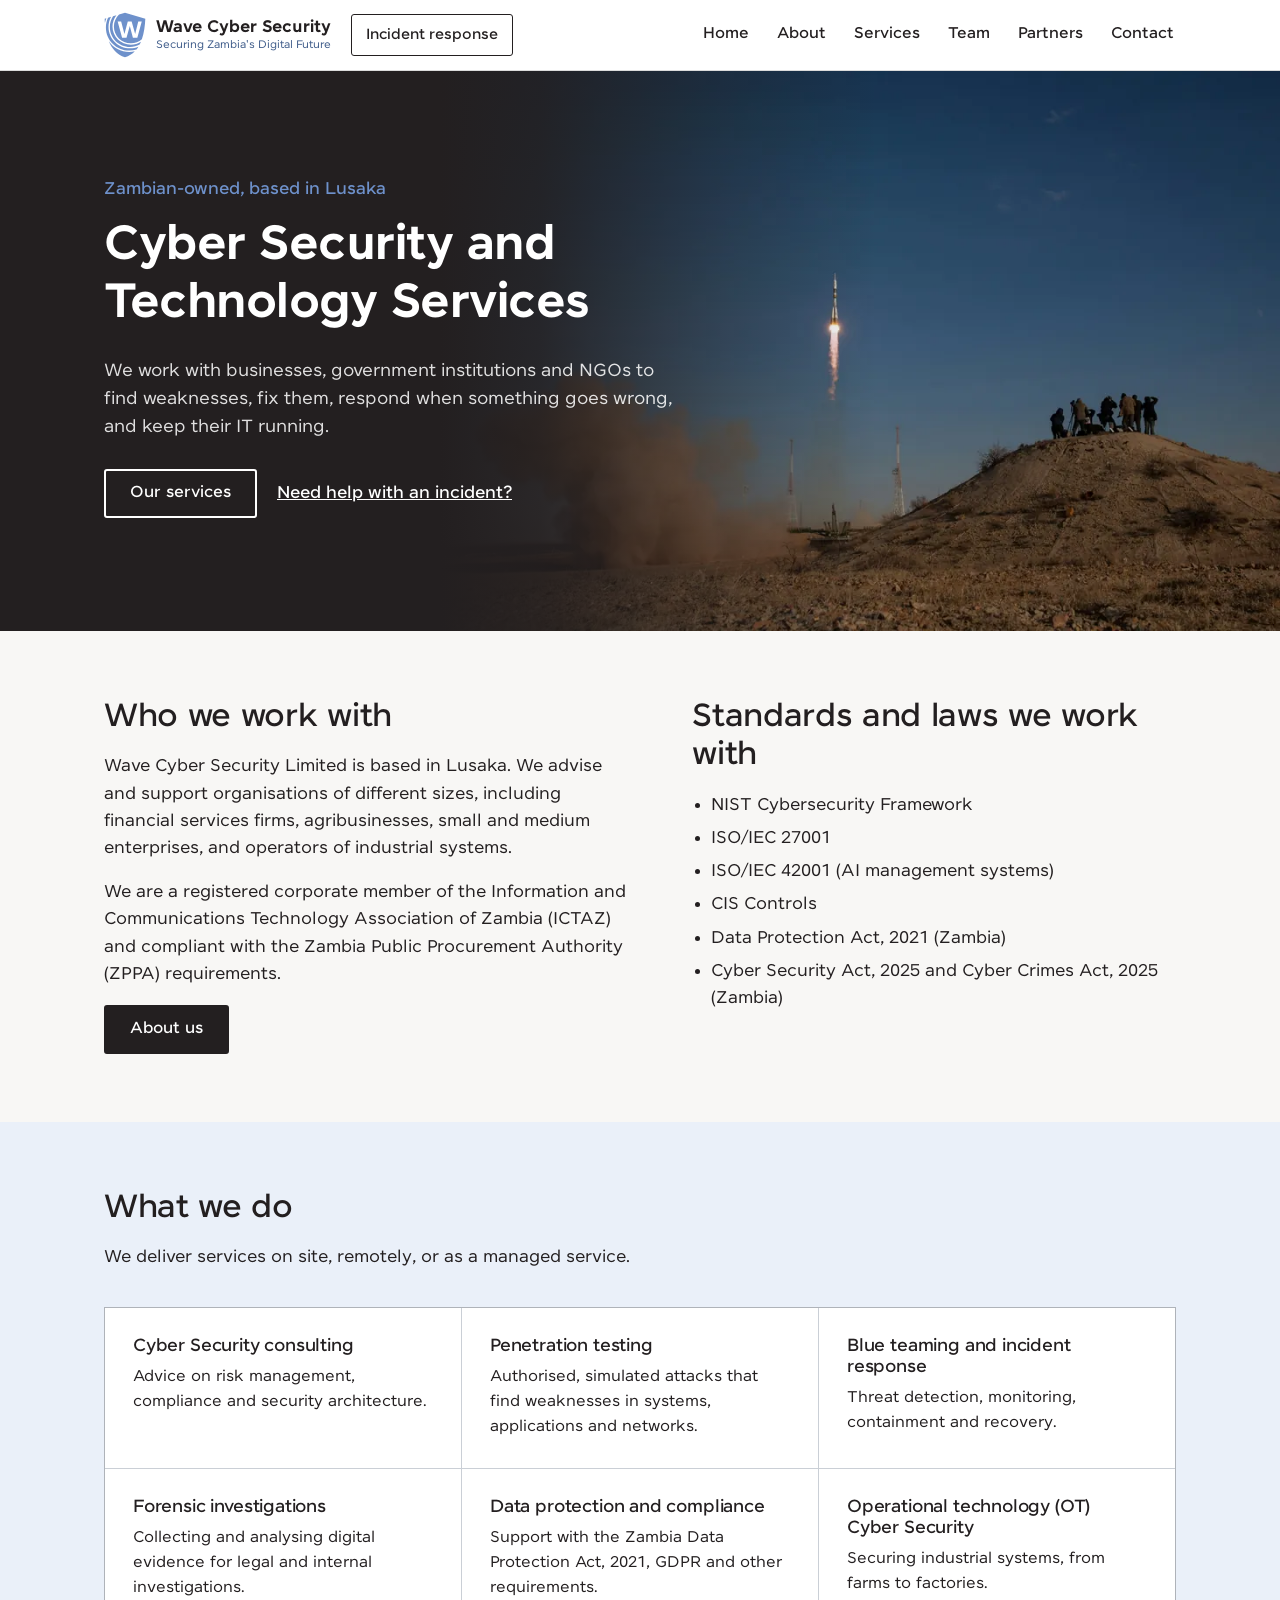
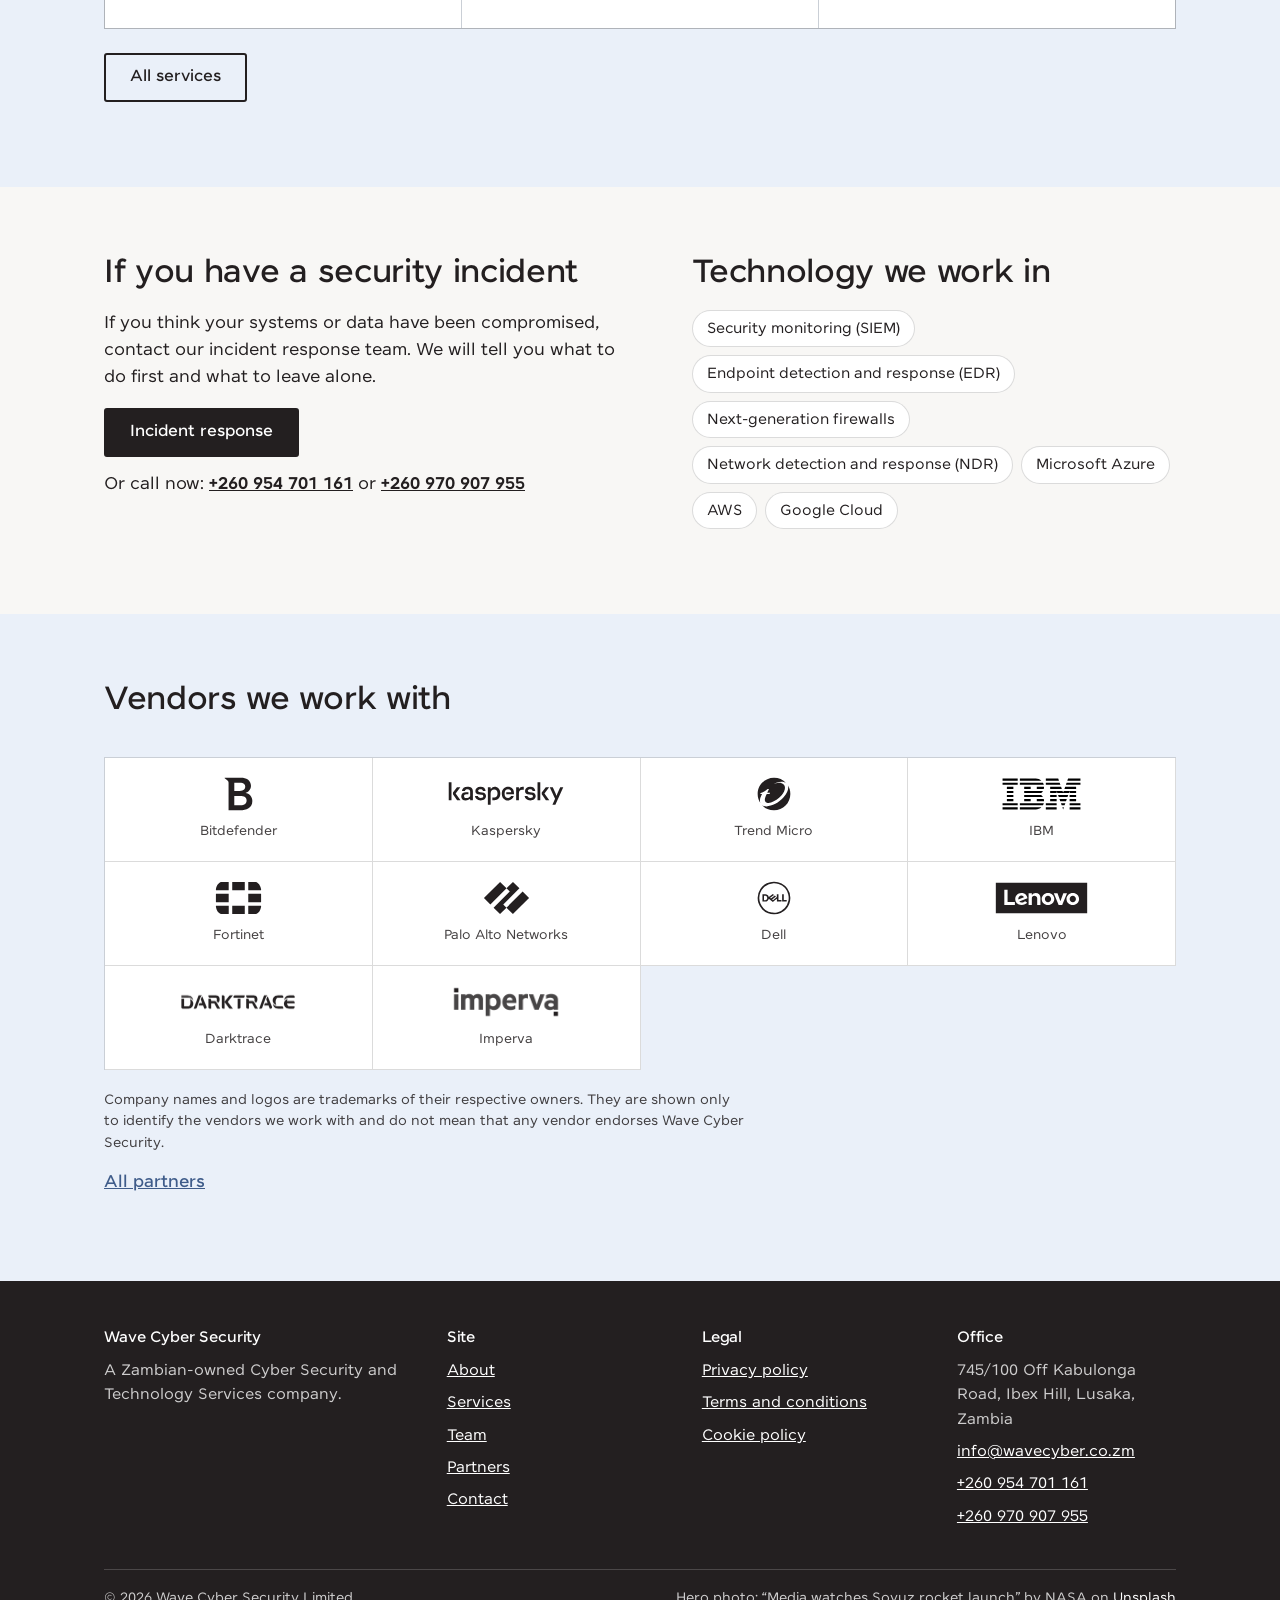
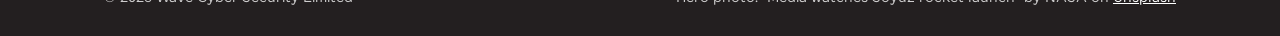
<file: index.html>
<!doctype html>
<html lang="en">
<head>
<meta charset="UTF-8">
<meta name="viewport" content="width=device-width, initial-scale=1">
<title>Wave Cyber Security | Cyber Security and Technology Services in Zambia</title>
<meta name="description" content="Wave Cyber Security is a Zambian-owned company providing Cyber Security consulting, penetration testing, incident response and IT services to businesses, government and NGOs.">
<link rel="canonical" href="https://wavecyber.co.zm/">
<link rel="icon" href="assets/img/favicon.svg" type="image/svg+xml">
<link rel="manifest" href="site.webmanifest">
<meta name="theme-color" content="#231f20">
<meta property="og:title" content="Wave Cyber Security | Cyber Security and Technology Services in Zambia">
<meta property="og:description" content="Wave Cyber Security is a Zambian-owned company providing Cyber Security consulting, penetration testing, incident response and IT services to businesses, government and NGOs.">
<meta property="og:type" content="website">
<meta property="og:url" content="https://wavecyber.co.zm/">
<meta property="og:image" content="https://wavecyber.co.zm/assets/img/logo.png">
<meta name="twitter:card" content="summary">
<link rel="stylesheet" href="assets/css/style.css?v=20261024c">
</head>
<body>
<a class="skip-link" href="#main">Skip to main content</a>

<header class="site-header">
  <div class="bar wrap">
    <a class="brand" href="/">
      <img src="assets/img/wave-symbol.svg" alt="" width="42" height="46">
      <span class="brand-name">Wave Cyber Security<span>Securing Zambia's Digital Future</span></span>
    </a>
    <div class="header-actions">
      <a class="btn-incident" href="/incident-response">Incident response</a>
      <button type="button" class="nav-toggle" aria-expanded="false" aria-controls="primary-nav" aria-label="Open menu"><span class="bars" aria-hidden="true"><span></span><span></span><span></span></span></button>
    </div>
    <nav class="primary-nav" id="primary-nav" aria-label="Primary">
      <a href="/">Home</a>
      <a href="/about">About</a>
      <a href="/services">Services</a>
      <a href="/team">Team</a>
      <a href="/partners">Partners</a>
      <a href="/contact">Contact</a>
    </nav>
  </div>
</header>

<main id="main">

  <section class="hero">
    <div class="hero-media">
      <picture>
        <source type="image/webp" srcset="assets/img/hero/hero-960.webp 960w, assets/img/hero/hero-1440.webp 1440w, assets/img/hero/hero-1920.webp 1920w" sizes="(max-width: 1100px) 100vw, 840px">
        <img src="assets/img/hero/hero-1440.jpg" srcset="assets/img/hero/hero-960.jpg 960w, assets/img/hero/hero-1440.jpg 1440w, assets/img/hero/hero-1920.jpg 1920w" sizes="(max-width: 1100px) 100vw, 840px" alt="" width="1440" height="960" fetchpriority="high">
      </picture>
    </div>
    <div class="wrap hero-copy">
      <p class="hero-eyebrow">Zambian-owned, based in Lusaka</p>
      <h1>Cyber Security and Technology Services</h1>
      <p class="lede">We work with businesses, government institutions and NGOs to find weaknesses, fix them, respond when something goes wrong, and keep their IT running.</p>
      <div class="hero-actions">
        <a class="btn btn-outline-white" href="/services">Our services</a>
        <a class="text-link" href="/incident-response">Need help with an incident?</a>
      </div>
    </div>
  </section>

  <section>
    <div class="wrap two-col">
      <div>
        <h2>Who we work with</h2>
        <p>Wave Cyber Security Limited is based in Lusaka. We advise and support organisations of different sizes, including financial services firms, agribusinesses, small and medium enterprises, and operators of industrial systems.</p>
        <p>We are a registered corporate member of the Information and Communications Technology Association of Zambia (ICTAZ) and compliant with the Zambia Public Procurement Authority (ZPPA) requirements.</p>
        <a class="btn btn-primary" href="/about">About us</a>
      </div>
      <div>
        <h2>Standards and laws we work with</h2>
        <ul class="plain-list">
          <li>NIST Cybersecurity Framework</li>
          <li>ISO/IEC 27001</li>
          <li>ISO/IEC 42001 (AI management systems)</li>
          <li>CIS Controls</li>
          <li>Data Protection Act, 2021 (Zambia)</li>
          <li>Cyber Security Act, 2025 and Cyber Crimes Act, 2025 (Zambia)</li>
        </ul>
      </div>
    </div>
  </section>

  <section class="section-pale">
    <div class="wrap">
      <div class="section-head">
        <h2>What we do</h2>
        <p>We deliver services on site, remotely, or as a managed service.</p>
      </div>
      <div class="text-grid">
        <div><h3>Cyber Security consulting</h3><p>Advice on risk management, compliance and security architecture.</p></div>
        <div><h3>Penetration testing</h3><p>Authorised, simulated attacks that find weaknesses in systems, applications and networks.</p></div>
        <div><h3>Blue teaming and incident response</h3><p>Threat detection, monitoring, containment and recovery.</p></div>
        <div><h3>Forensic investigations</h3><p>Collecting and analysing digital evidence for legal and internal investigations.</p></div>
        <div><h3>Data protection and compliance</h3><p>Support with the Zambia Data Protection Act, 2021, GDPR and other requirements.</p></div>
        <div><h3>Operational technology (OT) Cyber Security</h3><p>Securing industrial systems, from farms to factories.</p></div>
      </div>
      <p class="mt-24"><a class="btn btn-outline" href="/services">All services</a></p>
    </div>
  </section>

  <section>
    <div class="wrap two-col">
      <div>
        <h2>If you have a security incident</h2>
        <p>If you think your systems or data have been compromised, contact our incident response team. We will tell you what to do first and what to leave alone.</p>
        <a class="btn btn-primary" href="/incident-response">Incident response</a>
        <p class="call-line">Or call now: <a href="tel:+260954701161">+260 954 701 161</a> or <a href="tel:+260970907955">+260 970 907 955</a></p>
      </div>
      <div>
        <h2>Technology we work in</h2>
        <ul class="tag-list" aria-label="Technology areas">
          <li>Security monitoring (SIEM)</li><li>Endpoint detection and response (EDR)</li><li>Next-generation firewalls</li><li>Network detection and response (NDR)</li>
          <li>Microsoft Azure</li><li>AWS</li><li>Google Cloud</li>
        </ul>
      </div>
    </div>
  </section>

  <section class="section-pale">
    <div class="wrap">
      <div class="section-head">
        <h2>Vendors we work with</h2>
      </div>
      <ul class="logo-grid" aria-label="Vendors we work with">
        <li><img src="assets/img/partners/bitdefender.svg" alt="" width="120" height="34" loading="lazy"><span class="vendor-name">Bitdefender</span></li>
        <li><img src="assets/img/partners/kaspersky.svg" alt="" width="120" height="34" loading="lazy"><span class="vendor-name">Kaspersky</span></li>
        <li><img src="assets/img/partners/trendmicro.svg" alt="" width="120" height="34" loading="lazy"><span class="vendor-name">Trend Micro</span></li>
        <li><img src="assets/img/partners/ibm.svg" alt="" width="120" height="34" loading="lazy"><span class="vendor-name">IBM</span></li>
        <li><img src="assets/img/partners/fortinet.svg" alt="" width="120" height="34" loading="lazy"><span class="vendor-name">Fortinet</span></li>
        <li><img src="assets/img/partners/paloaltonetworks.svg" alt="" width="120" height="34" loading="lazy"><span class="vendor-name">Palo Alto Networks</span></li>
        <li><img src="assets/img/partners/dell.svg" alt="" width="120" height="34" loading="lazy"><span class="vendor-name">Dell</span></li>
        <li><img src="assets/img/partners/lenovo.svg" alt="" width="120" height="34" loading="lazy"><span class="vendor-name">Lenovo</span></li>
        <li><img src="assets/img/partners/darktrace.png" alt="" width="120" height="34" loading="lazy"><span class="vendor-name">Darktrace</span></li>
        <li><img src="assets/img/partners/imperva.png" alt="" width="120" height="34" loading="lazy"><span class="vendor-name">Imperva</span></li>
      </ul>
      <p class="logo-note">Company names and logos are trademarks of their respective owners. They are shown only to identify the vendors we work with and do not mean that any vendor endorses Wave Cyber Security.</p>
      <p><a class="text-link" href="/partners">All partners</a></p>
    </div>
  </section>

</main>

<footer class="site-footer">
  <div class="wrap">
    <div class="footer-grid">
      <div>
        <h4>Wave Cyber Security</h4>
        <p>A Zambian-owned Cyber Security and Technology Services company.</p>
      </div>
      <div>
        <h4>Site</h4>
        <ul>
          <li><a href="/about">About</a></li>
          <li><a href="/services">Services</a></li>
          <li><a href="/team">Team</a></li>
          <li><a href="/partners">Partners</a></li>
          <li><a href="/contact">Contact</a></li>
        </ul>
      </div>
      <div>
        <h4>Legal</h4>
        <ul>
          <li><a href="/privacy-policy">Privacy policy</a></li>
          <li><a href="/terms">Terms and conditions</a></li>
          <li><a href="/cookie-policy">Cookie policy</a></li>
        </ul>
      </div>
      <div>
        <h4>Office</h4>
        <ul>
          <li>745/100 Off Kabulonga Road, Ibex Hill, Lusaka, Zambia</li>
          <li><a href="mailto:info@wavecyber.co.zm">info@wavecyber.co.zm</a></li>
          <li><a href="tel:+260954701161">+260 954 701 161</a></li>
          <li><a href="tel:+260970907955">+260 970 907 955</a></li>
        </ul>
      </div>
    </div>
    <div class="footer-bottom">
      <span>&copy; <span id="year">2026</span> Wave Cyber Security Limited</span>
      <span>Hero photo: &ldquo;Media watches Soyuz rocket launch&rdquo; by NASA on <a href="https://unsplash.com/photos/media-watches-soyuz-rocket-launch-aV1jRpSa-RI" rel="noopener noreferrer">Unsplash</a></span>
    </div>
  </div>
</footer>

<script src="assets/js/main.js?v=20261024c"></script>
</body>
</html>
</file>
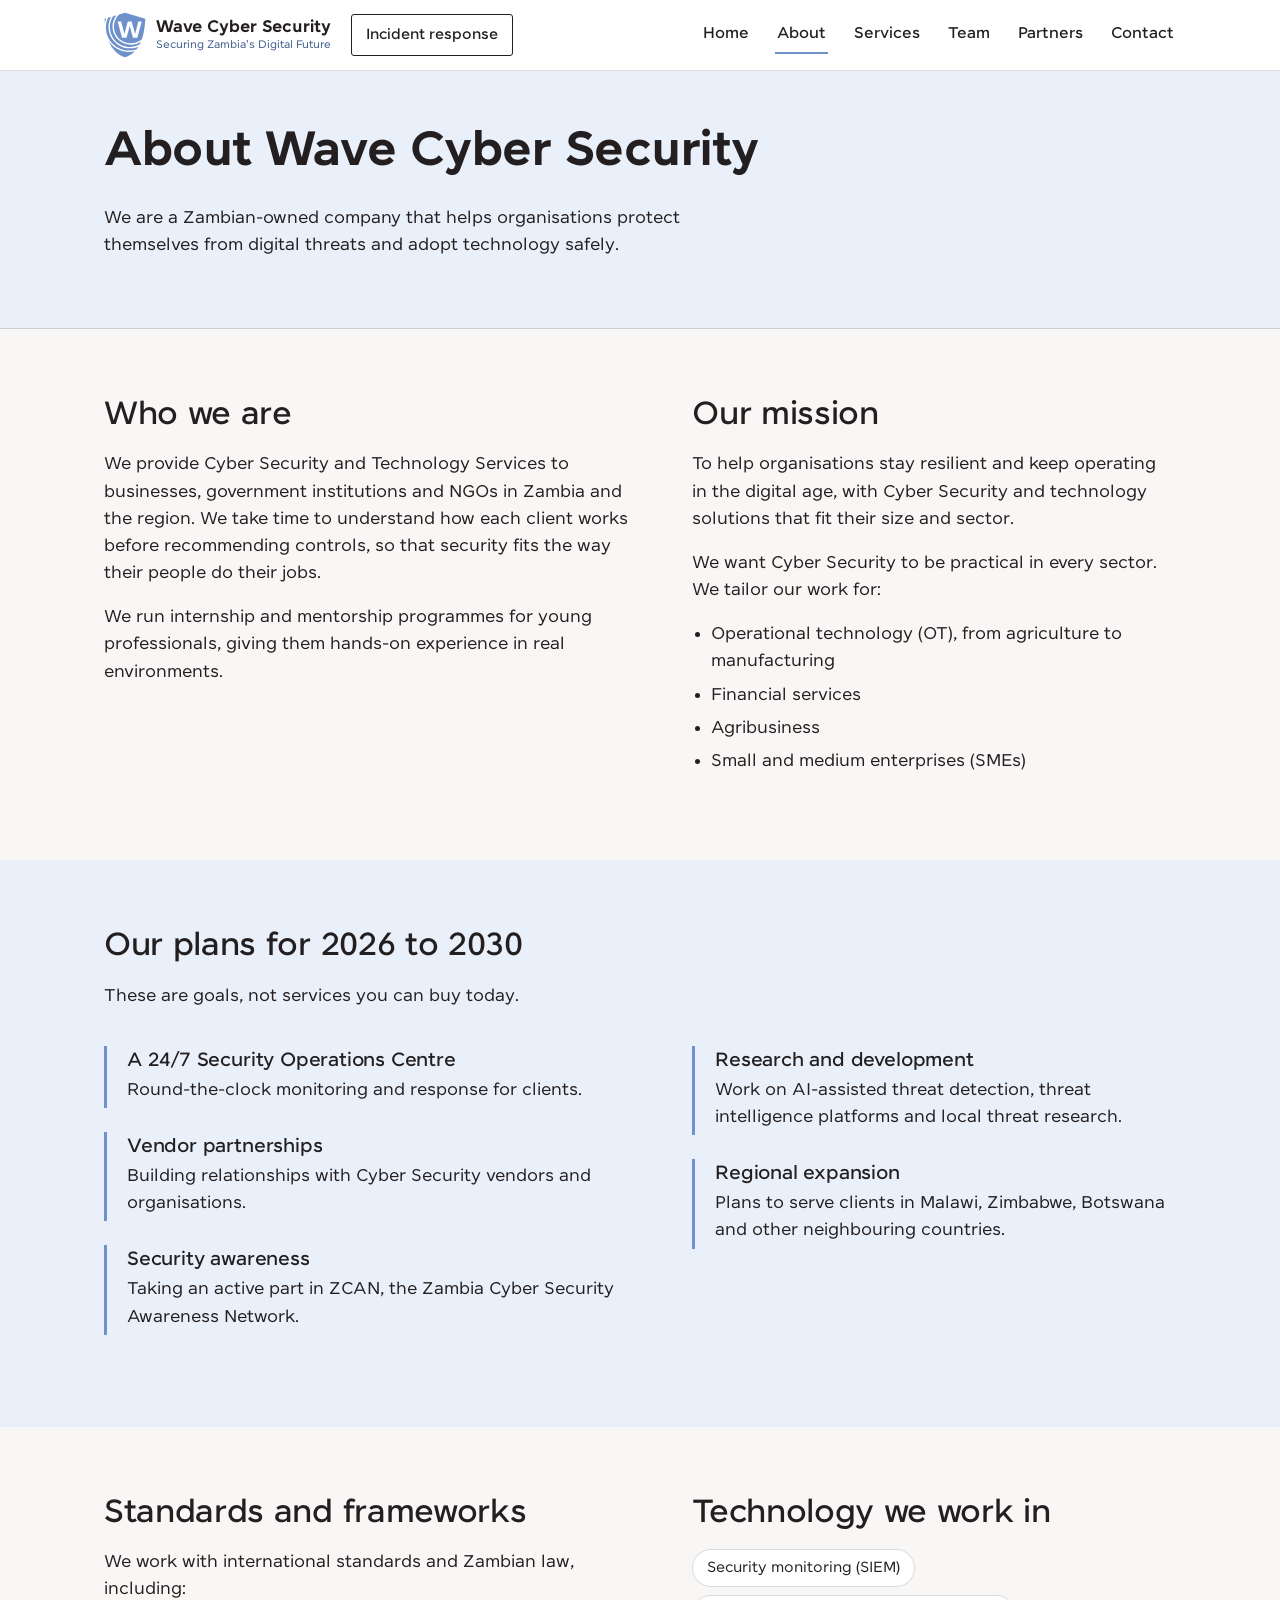
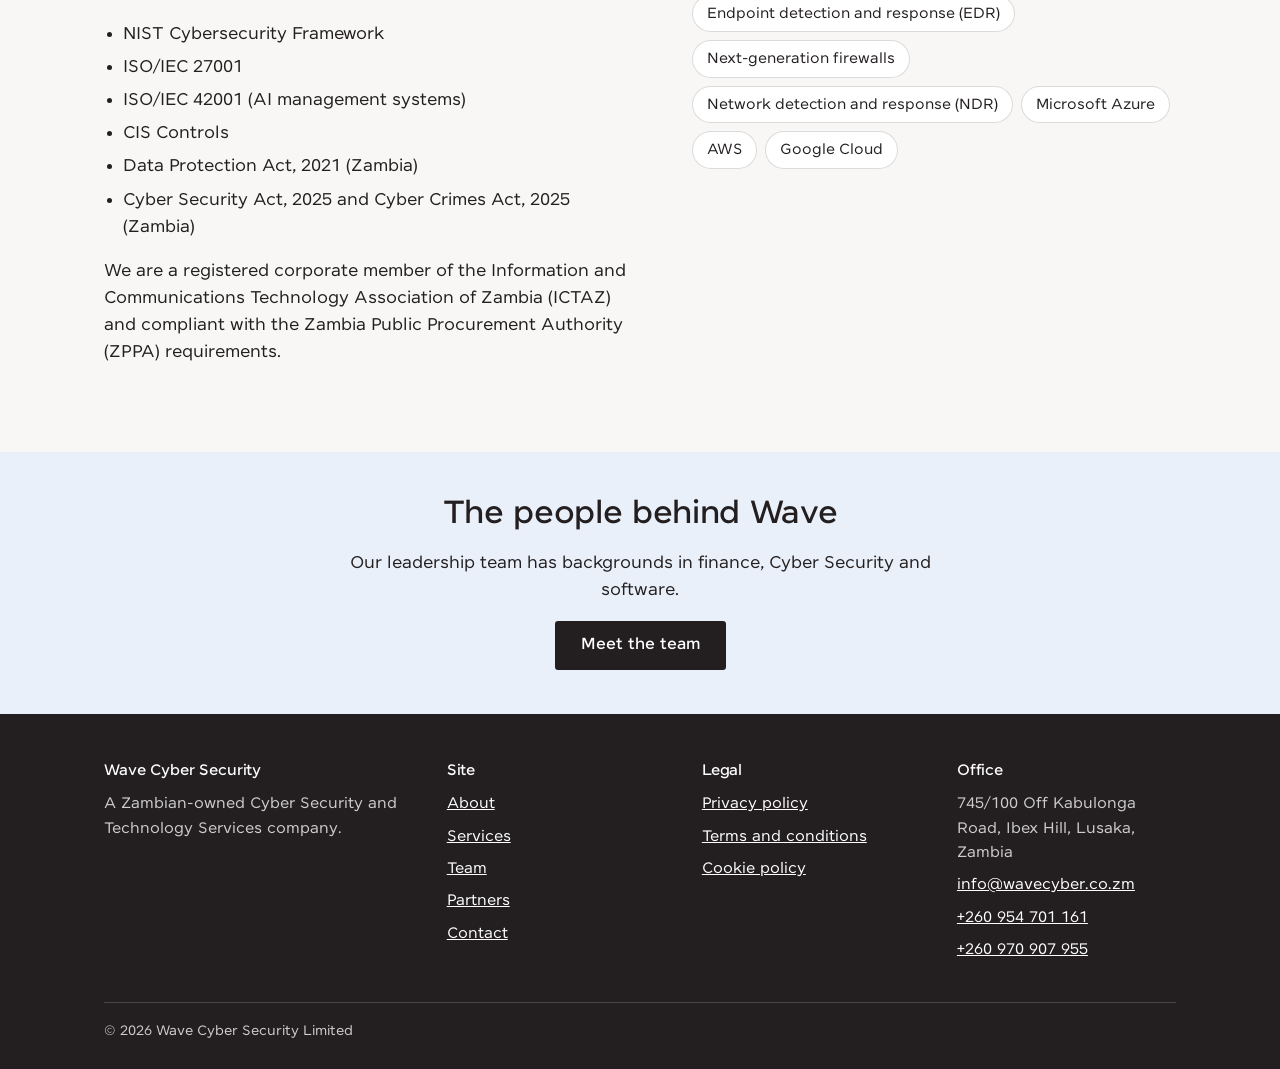
<file: about.html>
<!doctype html>
<html lang="en">
<head>
<meta charset="UTF-8">
<meta name="viewport" content="width=device-width, initial-scale=1">
<title>About | Wave Cyber Security</title>
<meta name="description" content="About Wave Cyber Security: a Zambian-owned Cyber Security and Technology Services company based in Lusaka.">
<link rel="canonical" href="https://wavecyber.co.zm/about">
<link rel="icon" href="assets/img/favicon.svg" type="image/svg+xml">
<link rel="manifest" href="site.webmanifest">
<meta name="theme-color" content="#231f20">
<meta property="og:title" content="About | Wave Cyber Security">
<meta property="og:description" content="About Wave Cyber Security: a Zambian-owned Cyber Security and Technology Services company based in Lusaka.">
<meta property="og:type" content="website">
<meta property="og:url" content="https://wavecyber.co.zm/about">
<meta property="og:image" content="https://wavecyber.co.zm/assets/img/logo.png">
<meta name="twitter:card" content="summary">
<link rel="stylesheet" href="assets/css/style.css?v=20261024c">
</head>
<body>
<a class="skip-link" href="#main">Skip to main content</a>

<header class="site-header">
  <div class="bar wrap">
    <a class="brand" href="/">
      <img src="assets/img/wave-symbol.svg" alt="" width="42" height="46">
      <span class="brand-name">Wave Cyber Security<span>Securing Zambia's Digital Future</span></span>
    </a>
    <div class="header-actions">
      <a class="btn-incident" href="/incident-response">Incident response</a>
      <button type="button" class="nav-toggle" aria-expanded="false" aria-controls="primary-nav" aria-label="Open menu"><span class="bars" aria-hidden="true"><span></span><span></span><span></span></span></button>
    </div>
    <nav class="primary-nav" id="primary-nav" aria-label="Primary">
      <a href="/">Home</a>
      <a href="/about">About</a>
      <a href="/services">Services</a>
      <a href="/team">Team</a>
      <a href="/partners">Partners</a>
      <a href="/contact">Contact</a>
    </nav>
  </div>
</header>

<main id="main">

  <section class="page-hero">
    <div class="wrap">
      <h1>About Wave Cyber Security</h1>
      <p class="lede">We are a Zambian-owned company that helps organisations protect themselves from digital threats and adopt technology safely.</p>
    </div>
  </section>

  <section>
    <div class="wrap two-col">
      <div>
        <h2>Who we are</h2>
        <p>We provide Cyber Security and Technology Services to businesses, government institutions and NGOs in Zambia and the region. We take time to understand how each client works before recommending controls, so that security fits the way their people do their jobs.</p>
        <p>We run internship and mentorship programmes for young professionals, giving them hands-on experience in real environments.</p>
      </div>
      <div>
        <h2>Our mission</h2>
        <p>To help organisations stay resilient and keep operating in the digital age, with Cyber Security and technology solutions that fit their size and sector.</p>
        <p>We want Cyber Security to be practical in every sector. We tailor our work for:</p>
        <ul class="plain-list">
          <li>Operational technology (OT), from agriculture to manufacturing</li>
          <li>Financial services</li>
          <li>Agribusiness</li>
          <li>Small and medium enterprises (SMEs)</li>
        </ul>
      </div>
    </div>
  </section>

  <section class="section-pale">
    <div class="wrap">
      <div class="section-head">
        <h2>Our plans for 2026 to 2030</h2>
        <p>These are goals, not services you can buy today.</p>
      </div>
      <div class="two-col">
        <ul class="item-list">
          <li>
            <h3>A 24/7 Security Operations Centre</h3>
            <p>Round-the-clock monitoring and response for clients.</p>
          </li>
          <li>
            <h3>Vendor partnerships</h3>
            <p>Building relationships with Cyber Security vendors and organisations.</p>
          </li>
          <li>
            <h3>Security awareness</h3>
            <p>Taking an active part in ZCAN, the Zambia Cyber Security Awareness Network.</p>
          </li>
        </ul>
        <ul class="item-list">
          <li>
            <h3>Research and development</h3>
            <p>Work on AI-assisted threat detection, threat intelligence platforms and local threat research.</p>
          </li>
          <li>
            <h3>Regional expansion</h3>
            <p>Plans to serve clients in Malawi, Zimbabwe, Botswana and other neighbouring countries.</p>
          </li>
        </ul>
      </div>
    </div>
  </section>

  <section>
    <div class="wrap two-col">
      <div>
        <h2>Standards and frameworks</h2>
        <p>We work with international standards and Zambian law, including:</p>
        <ul class="plain-list">
          <li>NIST Cybersecurity Framework</li>
          <li>ISO/IEC 27001</li>
          <li>ISO/IEC 42001 (AI management systems)</li>
          <li>CIS Controls</li>
          <li>Data Protection Act, 2021 (Zambia)</li>
          <li>Cyber Security Act, 2025 and Cyber Crimes Act, 2025 (Zambia)</li>
        </ul>
        <p>We are a registered corporate member of the Information and Communications Technology Association of Zambia (ICTAZ) and compliant with the Zambia Public Procurement Authority (ZPPA) requirements.</p>
      </div>
      <div>
        <h2>Technology we work in</h2>
        <ul class="tag-list">
          <li>Security monitoring (SIEM)</li><li>Endpoint detection and response (EDR)</li><li>Next-generation firewalls</li><li>Network detection and response (NDR)</li>
          <li>Microsoft Azure</li><li>AWS</li><li>Google Cloud</li>
        </ul>
      </div>
    </div>
  </section>

  <section class="section-pale tight">
    <div class="wrap center">
      <h2>The people behind Wave</h2>
      <p>Our leadership team has backgrounds in finance, Cyber Security and software.</p>
      <a class="btn btn-primary" href="/team">Meet the team</a>
    </div>
  </section>

</main>

<footer class="site-footer">
  <div class="wrap">
    <div class="footer-grid">
      <div>
        <h4>Wave Cyber Security</h4>
        <p>A Zambian-owned Cyber Security and Technology Services company.</p>
      </div>
      <div>
        <h4>Site</h4>
        <ul>
          <li><a href="/about">About</a></li>
          <li><a href="/services">Services</a></li>
          <li><a href="/team">Team</a></li>
          <li><a href="/partners">Partners</a></li>
          <li><a href="/contact">Contact</a></li>
        </ul>
      </div>
      <div>
        <h4>Legal</h4>
        <ul>
          <li><a href="/privacy-policy">Privacy policy</a></li>
          <li><a href="/terms">Terms and conditions</a></li>
          <li><a href="/cookie-policy">Cookie policy</a></li>
        </ul>
      </div>
      <div>
        <h4>Office</h4>
        <ul>
          <li>745/100 Off Kabulonga Road, Ibex Hill, Lusaka, Zambia</li>
          <li><a href="mailto:info@wavecyber.co.zm">info@wavecyber.co.zm</a></li>
          <li><a href="tel:+260954701161">+260 954 701 161</a></li>
          <li><a href="tel:+260970907955">+260 970 907 955</a></li>
        </ul>
      </div>
    </div>
    <div class="footer-bottom">
      <span>&copy; <span id="year">2026</span> Wave Cyber Security Limited</span>
    </div>
  </div>
</footer>

<script src="assets/js/main.js?v=20261024c"></script>
</body>
</html>
</file>
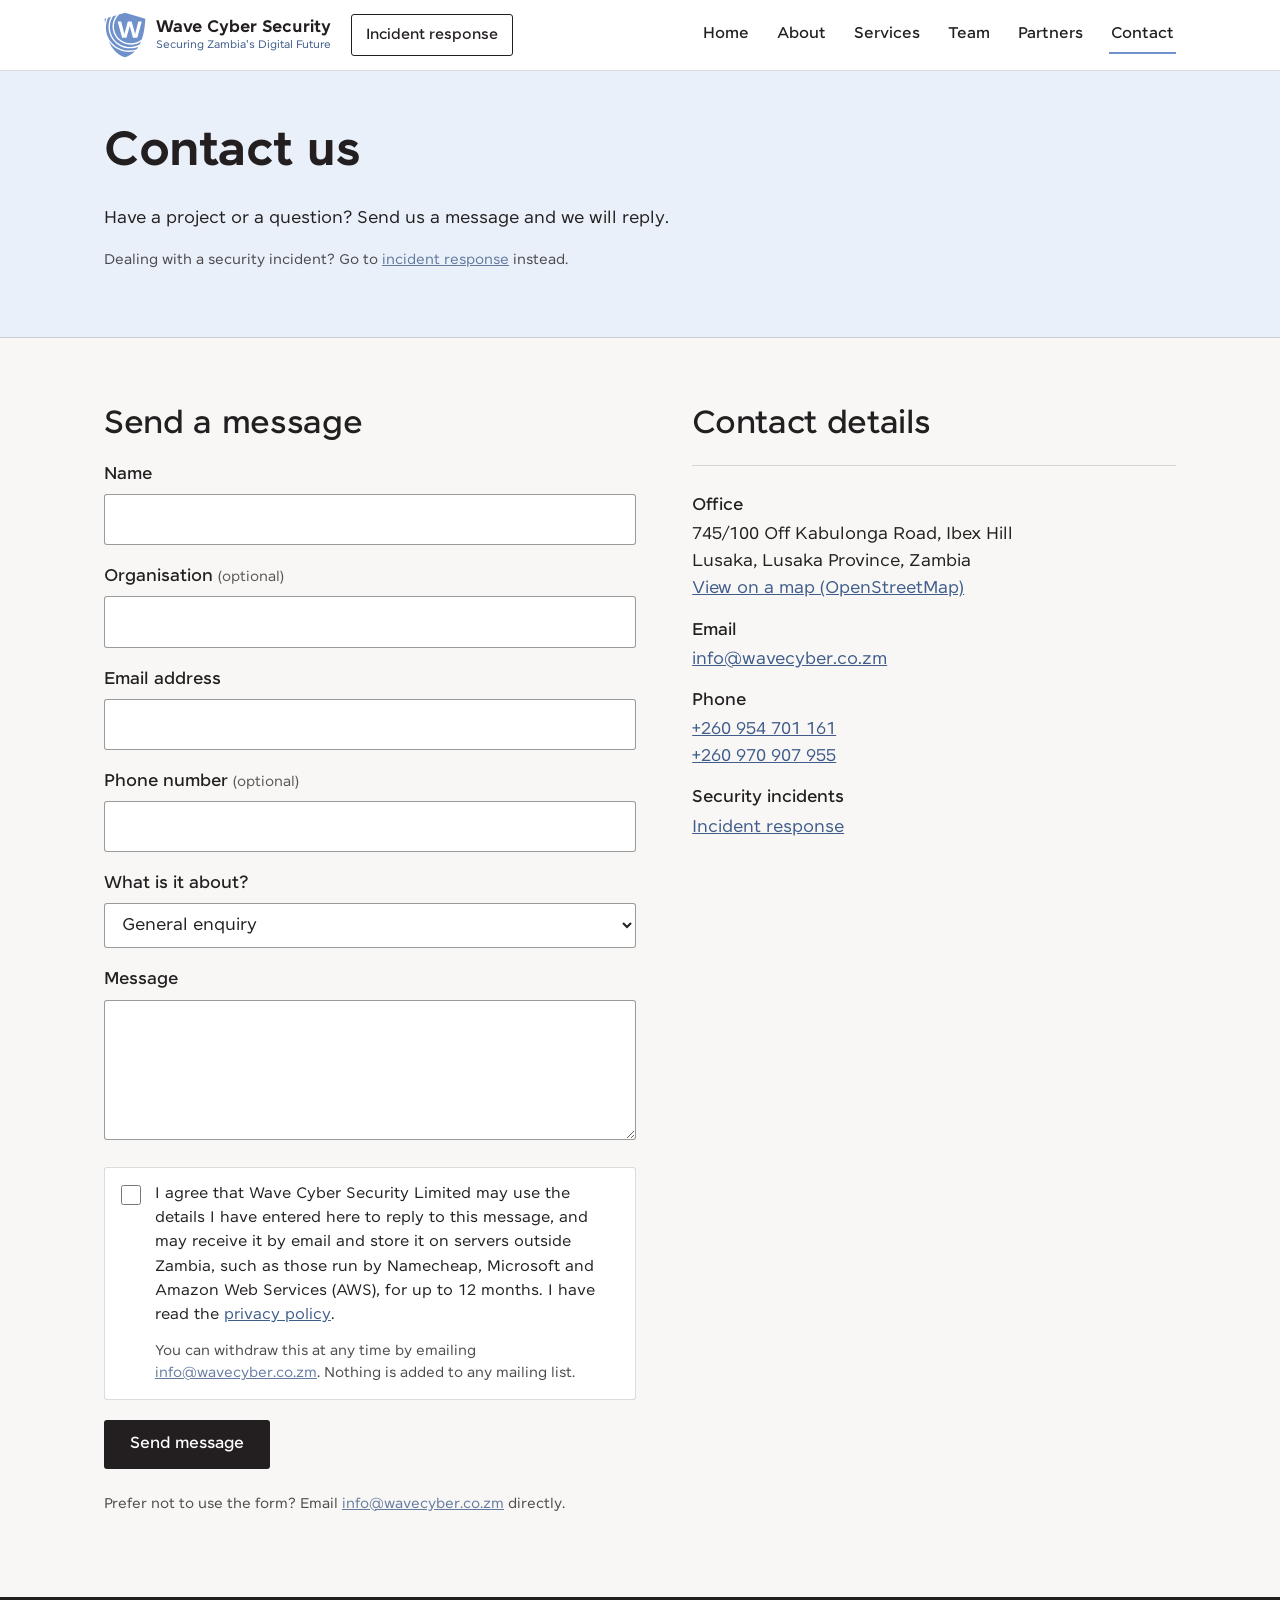
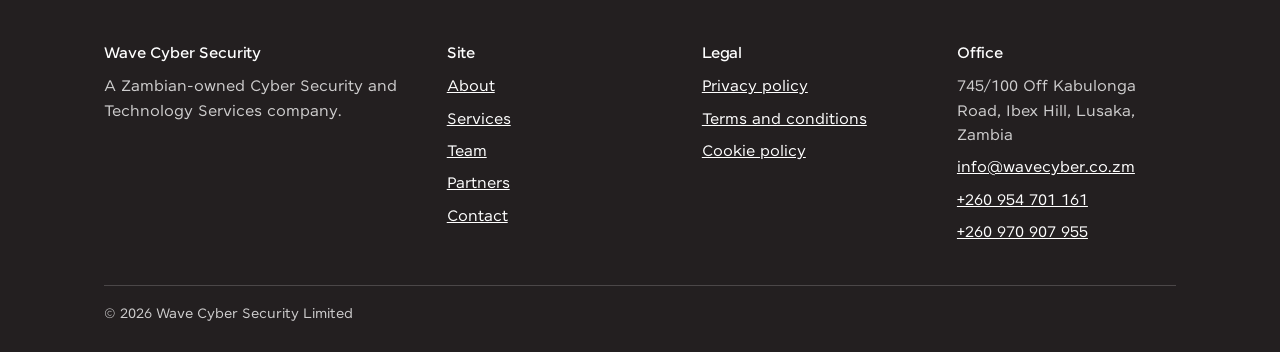
<file: contact.html>
<!doctype html>
<html lang="en">
<head>
<meta charset="UTF-8">
<meta name="viewport" content="width=device-width, initial-scale=1">
<title>Contact | Wave Cyber Security</title>
<meta name="description" content="Contact Wave Cyber Security in Lusaka, Zambia. For a security incident, use the incident response page.">
<link rel="canonical" href="https://wavecyber.co.zm/contact">
<link rel="icon" href="assets/img/favicon.svg" type="image/svg+xml">
<link rel="manifest" href="site.webmanifest">
<meta name="theme-color" content="#231f20">
<meta property="og:title" content="Contact | Wave Cyber Security">
<meta property="og:description" content="Contact Wave Cyber Security in Lusaka, Zambia. For a security incident, use the incident response page.">
<meta property="og:type" content="website">
<meta property="og:url" content="https://wavecyber.co.zm/contact">
<meta property="og:image" content="https://wavecyber.co.zm/assets/img/logo.png">
<meta name="twitter:card" content="summary">
<link rel="stylesheet" href="assets/css/style.css?v=20261024c">
</head>
<body>
<a class="skip-link" href="#main">Skip to main content</a>

<header class="site-header">
  <div class="bar wrap">
    <a class="brand" href="/">
      <img src="assets/img/wave-symbol.svg" alt="" width="42" height="46">
      <span class="brand-name">Wave Cyber Security<span>Securing Zambia's Digital Future</span></span>
    </a>
    <div class="header-actions">
      <a class="btn-incident" href="/incident-response">Incident response</a>
      <button type="button" class="nav-toggle" aria-expanded="false" aria-controls="primary-nav" aria-label="Open menu"><span class="bars" aria-hidden="true"><span></span><span></span><span></span></span></button>
    </div>
    <nav class="primary-nav" id="primary-nav" aria-label="Primary">
      <a href="/">Home</a>
      <a href="/about">About</a>
      <a href="/services">Services</a>
      <a href="/team">Team</a>
      <a href="/partners">Partners</a>
      <a href="/contact">Contact</a>
    </nav>
  </div>
</header>

<main id="main">

  <section class="page-hero">
    <div class="wrap">
      <h1>Contact us</h1>
      <p class="lede">Have a project or a question? Send us a message and we will reply.</p>
      <p class="hint">Dealing with a security incident? Go to <a href="/incident-response">incident response</a> instead.</p>
    </div>
  </section>

  <section>
    <div class="wrap two-col">
      <div>
        <h2>Send a message</h2>
        <form id="contact-form" method="post" action="send.php" data-enquiry-form="contact" novalidate>
          <input type="hidden" name="kind" value="contact">
          <div class="field">
            <label for="c-name">Name</label>
            <input type="text" id="c-name" name="name" autocomplete="name" maxlength="100" required>
          </div>
          <div class="field">
            <label for="c-org">Organisation <span class="opt">(optional)</span></label>
            <input type="text" id="c-org" name="organisation" autocomplete="organization" maxlength="150">
          </div>
          <div class="field">
            <label for="c-email">Email address</label>
            <input type="email" id="c-email" name="email" autocomplete="email" maxlength="254" required>
          </div>
          <div class="field">
            <label for="c-phone">Phone number <span class="opt">(optional)</span></label>
            <input type="tel" id="c-phone" name="phone" autocomplete="tel" maxlength="40">
          </div>
          <div class="field">
            <label for="c-topic">What is it about?</label>
            <select id="c-topic" name="topic">
              <option>General enquiry</option>
              <option>Cyber Security consulting</option>
              <option>Penetration testing</option>
              <option>Managed security services</option>
              <option>IT infrastructure and support</option>
              <option>Internship or mentorship programme</option>
              <option>Something else</option>
            </select>
          </div>
          <div class="field">
            <label for="c-message">Message</label>
            <textarea id="c-message" name="message" maxlength="4000" required></textarea>
          </div>
          <div class="trap" aria-hidden="true">
            <label for="c-hp">Leave this field empty</label>
            <input type="text" id="c-hp" name="hp_field" tabindex="-1" autocomplete="off">
          </div>

          <div class="consent-field">
            <input type="checkbox" id="c-consent" name="consent" required>
            <label for="c-consent">I agree that Wave Cyber Security Limited may use the details I have entered here to reply to this message, and may receive it by email and store it on servers outside Zambia, such as those run by Namecheap, Microsoft and Amazon Web Services (AWS), for up to 12 months. I have read the <a href="/privacy-policy">privacy policy</a>.</label>
            <p class="hint">You can withdraw this at any time by emailing <a href="mailto:info@wavecyber.co.zm">info@wavecyber.co.zm</a>. Nothing is added to any mailing list.</p>
          </div>
          <button type="submit" class="btn btn-primary">Send message</button>
          <div class="form-status" role="status" aria-live="polite"></div>
        </form>
        <p class="hint mt-24">Prefer not to use the form? Email <a href="mailto:info@wavecyber.co.zm">info@wavecyber.co.zm</a> directly.</p>
      </div>

      <div>
        <h2>Contact details</h2>
        <dl class="contact-block">
          <dt>Office</dt>
          <dd>745/100 Off Kabulonga Road, Ibex Hill<br>Lusaka, Lusaka Province, Zambia<br><a href="https://www.openstreetmap.org/search?query=Kabulonga%20Road%2C%20Ibex%20Hill%2C%20Lusaka" rel="noopener noreferrer">View on a map (OpenStreetMap)</a></dd>
          <dt>Email</dt>
          <dd><a href="mailto:info@wavecyber.co.zm">info@wavecyber.co.zm</a></dd>
          <dt>Phone</dt>
          <dd><a href="tel:+260954701161">+260 954 701 161</a><br><a href="tel:+260970907955">+260 970 907 955</a></dd>
          <dt>Security incidents</dt>
          <dd><a href="/incident-response">Incident response</a></dd>
        </dl>
      </div>
    </div>
  </section>

</main>

<footer class="site-footer">
  <div class="wrap">
    <div class="footer-grid">
      <div>
        <h4>Wave Cyber Security</h4>
        <p>A Zambian-owned Cyber Security and Technology Services company.</p>
      </div>
      <div>
        <h4>Site</h4>
        <ul>
          <li><a href="/about">About</a></li>
          <li><a href="/services">Services</a></li>
          <li><a href="/team">Team</a></li>
          <li><a href="/partners">Partners</a></li>
          <li><a href="/contact">Contact</a></li>
        </ul>
      </div>
      <div>
        <h4>Legal</h4>
        <ul>
          <li><a href="/privacy-policy">Privacy policy</a></li>
          <li><a href="/terms">Terms and conditions</a></li>
          <li><a href="/cookie-policy">Cookie policy</a></li>
        </ul>
      </div>
      <div>
        <h4>Office</h4>
        <ul>
          <li>745/100 Off Kabulonga Road, Ibex Hill, Lusaka, Zambia</li>
          <li><a href="mailto:info@wavecyber.co.zm">info@wavecyber.co.zm</a></li>
          <li><a href="tel:+260954701161">+260 954 701 161</a></li>
          <li><a href="tel:+260970907955">+260 970 907 955</a></li>
        </ul>
      </div>
    </div>
    <div class="footer-bottom">
      <span>&copy; <span id="year">2026</span> Wave Cyber Security Limited</span>
    </div>
  </div>
</footer>

<script src="assets/js/main.js?v=20261024c"></script>
<script src="assets/js/forms.js?v=20261024c"></script>
</body>
</html>
</file>
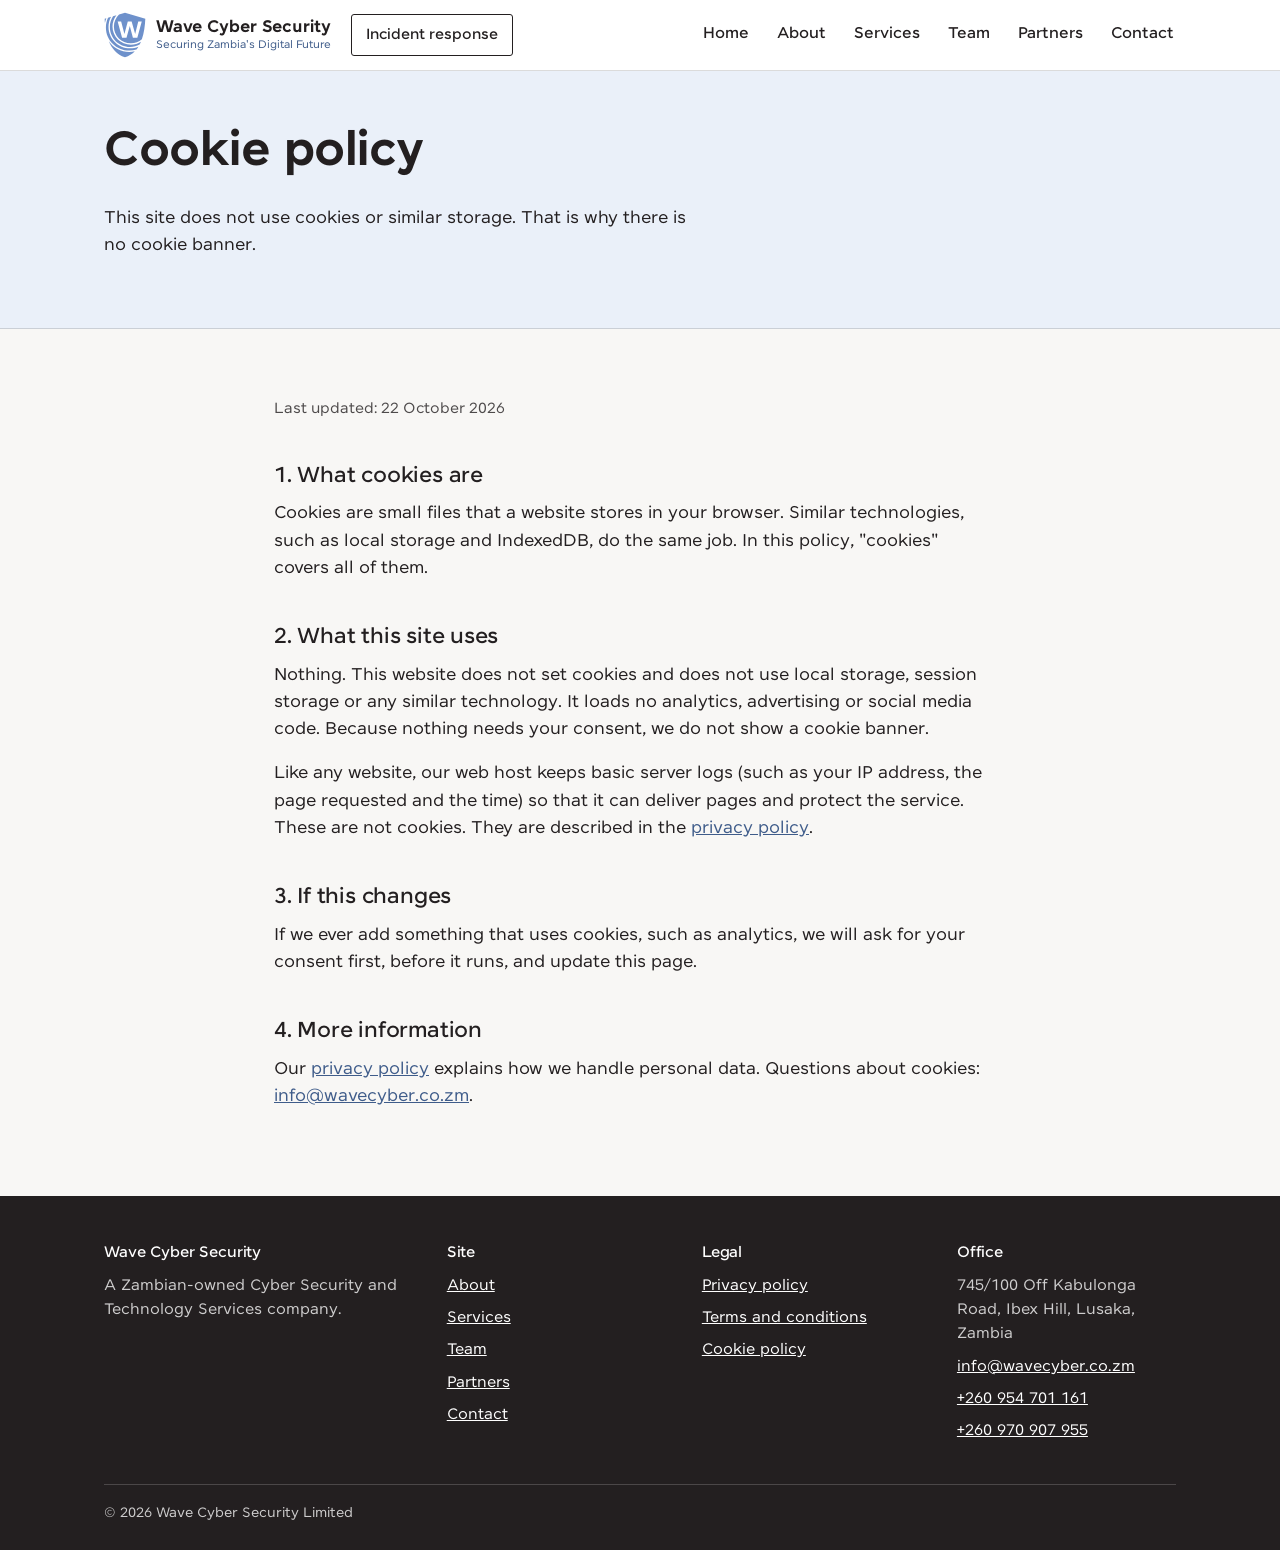
<file: cookie-policy.html>
<!doctype html>
<html lang="en">
<head>
<meta charset="UTF-8">
<meta name="viewport" content="width=device-width, initial-scale=1">
<title>Cookie policy | Wave Cyber Security</title>
<meta name="description" content="What cookies and similar storage the Wave Cyber Security website uses, and how to change your choice.">
<link rel="canonical" href="https://wavecyber.co.zm/cookie-policy">
<link rel="icon" href="assets/img/favicon.svg" type="image/svg+xml">
<link rel="manifest" href="site.webmanifest">
<meta name="theme-color" content="#231f20">
<meta property="og:title" content="Cookie policy | Wave Cyber Security">
<meta property="og:description" content="What cookies and similar storage the Wave Cyber Security website uses, and how to change your choice.">
<meta property="og:type" content="website">
<meta property="og:url" content="https://wavecyber.co.zm/cookie-policy">
<meta property="og:image" content="https://wavecyber.co.zm/assets/img/logo.png">
<meta name="twitter:card" content="summary">
<link rel="stylesheet" href="assets/css/style.css?v=20261024c">
</head>
<body>
<a class="skip-link" href="#main">Skip to main content</a>

<header class="site-header">
  <div class="bar wrap">
    <a class="brand" href="/">
      <img src="assets/img/wave-symbol.svg" alt="" width="42" height="46">
      <span class="brand-name">Wave Cyber Security<span>Securing Zambia's Digital Future</span></span>
    </a>
    <div class="header-actions">
      <a class="btn-incident" href="/incident-response">Incident response</a>
      <button type="button" class="nav-toggle" aria-expanded="false" aria-controls="primary-nav" aria-label="Open menu"><span class="bars" aria-hidden="true"><span></span><span></span><span></span></span></button>
    </div>
    <nav class="primary-nav" id="primary-nav" aria-label="Primary">
      <a href="/">Home</a>
      <a href="/about">About</a>
      <a href="/services">Services</a>
      <a href="/team">Team</a>
      <a href="/partners">Partners</a>
      <a href="/contact">Contact</a>
    </nav>
  </div>
</header>

<main id="main">

  <section class="page-hero">
    <div class="wrap">
      <h1>Cookie policy</h1>
      <p class="lede">This site does not use cookies or similar storage. That is why there is no cookie banner.</p>
    </div>
  </section>

  <section>
    <div class="wrap legal">
      <p class="updated">Last updated: 22 October 2026</p>

      <h2>1. What cookies are</h2>
      <p>Cookies are small files that a website stores in your browser. Similar technologies, such as local storage and IndexedDB, do the same job. In this policy, "cookies" covers all of them.</p>

      <h2>2. What this site uses</h2>
      <p>Nothing. This website does not set cookies and does not use local storage, session storage or any similar technology. It loads no analytics, advertising or social media code. Because nothing needs your consent, we do not show a cookie banner.</p>
      <p>Like any website, our web host keeps basic server logs (such as your IP address, the page requested and the time) so that it can deliver pages and protect the service. These are not cookies. They are described in the <a href="/privacy-policy">privacy policy</a>.</p>

      <h2>3. If this changes</h2>
      <p>If we ever add something that uses cookies, such as analytics, we will ask for your consent first, before it runs, and update this page.</p>

      <h2>4. More information</h2>
      <p>Our <a href="/privacy-policy">privacy policy</a> explains how we handle personal data. Questions about cookies: <a href="mailto:info@wavecyber.co.zm">info@wavecyber.co.zm</a>.</p>
    </div>
  </section>

</main>

<footer class="site-footer">
  <div class="wrap">
    <div class="footer-grid">
      <div>
        <h4>Wave Cyber Security</h4>
        <p>A Zambian-owned Cyber Security and Technology Services company.</p>
      </div>
      <div>
        <h4>Site</h4>
        <ul>
          <li><a href="/about">About</a></li>
          <li><a href="/services">Services</a></li>
          <li><a href="/team">Team</a></li>
          <li><a href="/partners">Partners</a></li>
          <li><a href="/contact">Contact</a></li>
        </ul>
      </div>
      <div>
        <h4>Legal</h4>
        <ul>
          <li><a href="/privacy-policy">Privacy policy</a></li>
          <li><a href="/terms">Terms and conditions</a></li>
          <li><a href="/cookie-policy">Cookie policy</a></li>
        </ul>
      </div>
      <div>
        <h4>Office</h4>
        <ul>
          <li>745/100 Off Kabulonga Road, Ibex Hill, Lusaka, Zambia</li>
          <li><a href="mailto:info@wavecyber.co.zm">info@wavecyber.co.zm</a></li>
          <li><a href="tel:+260954701161">+260 954 701 161</a></li>
          <li><a href="tel:+260970907955">+260 970 907 955</a></li>
        </ul>
      </div>
    </div>
    <div class="footer-bottom">
      <span>&copy; <span id="year">2026</span> Wave Cyber Security Limited</span>
    </div>
  </div>
</footer>

<script src="assets/js/main.js?v=20261024c"></script>
</body>
</html>
</file>
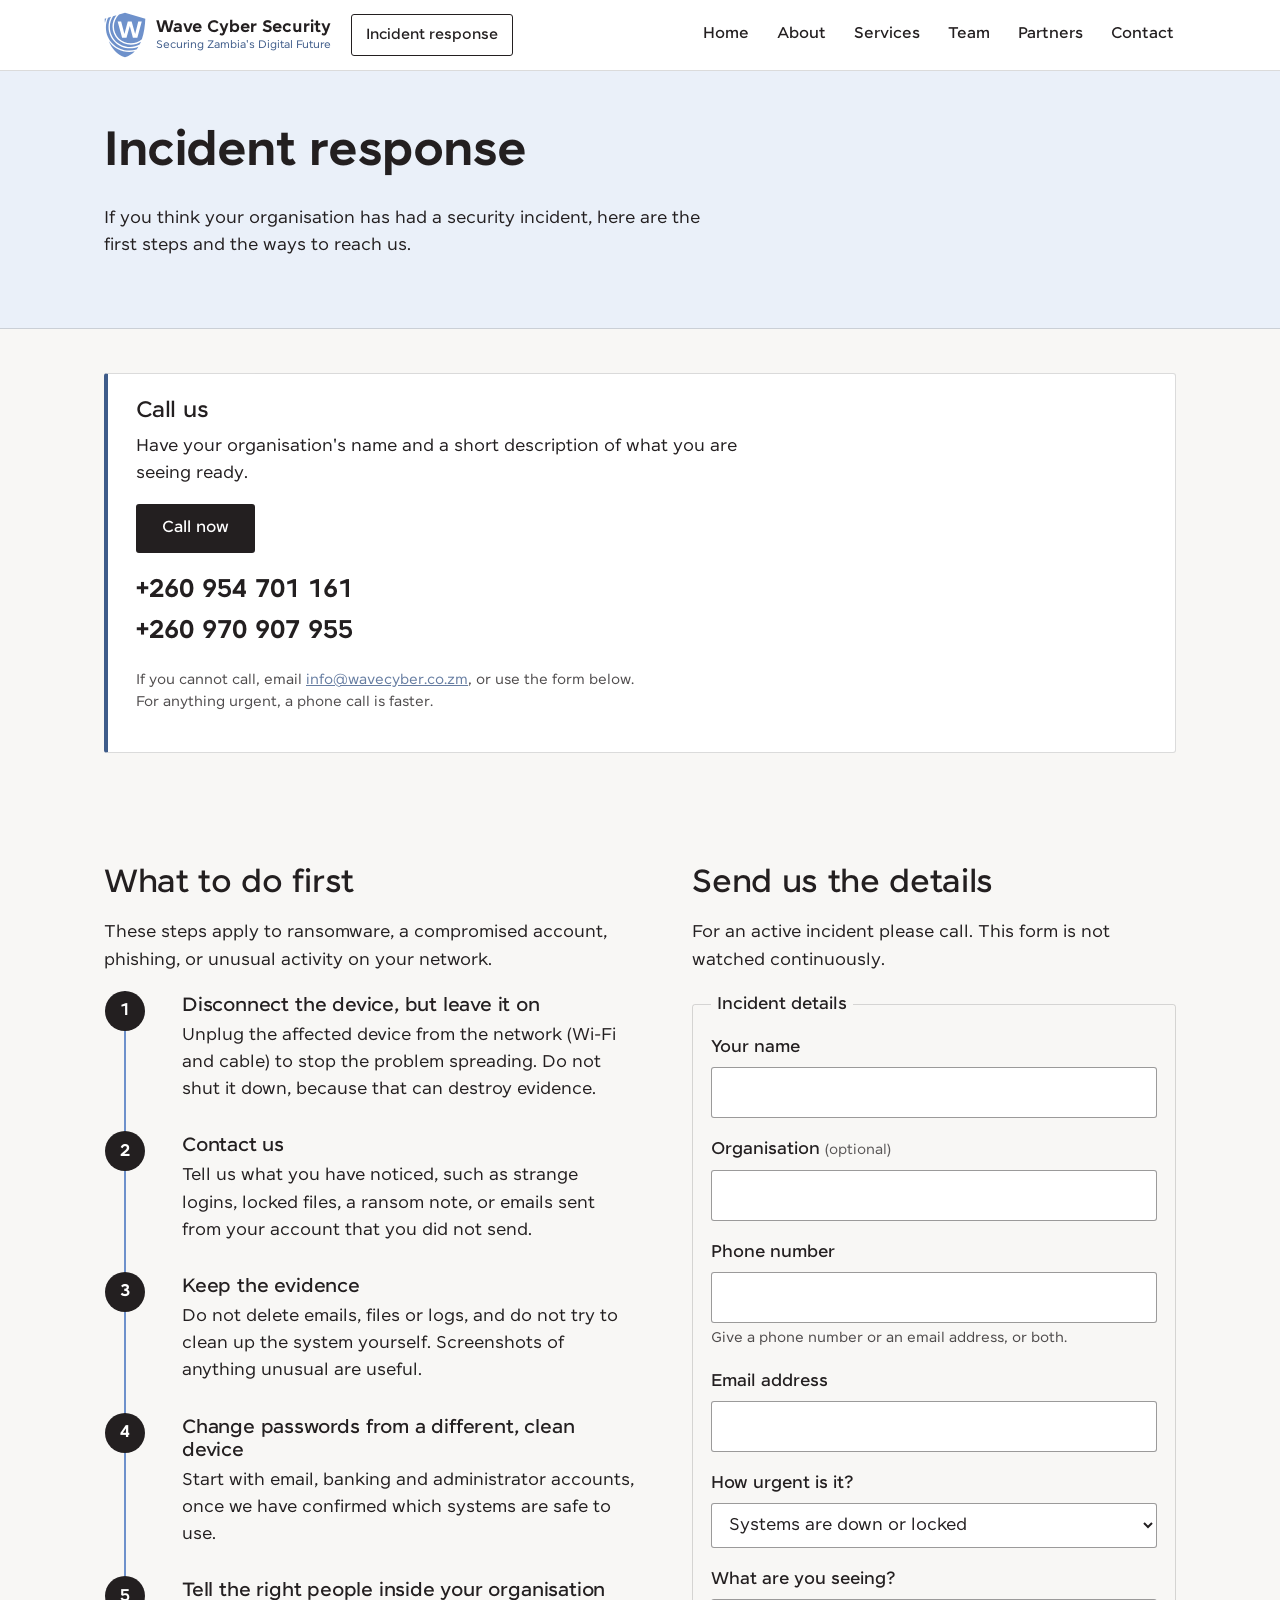
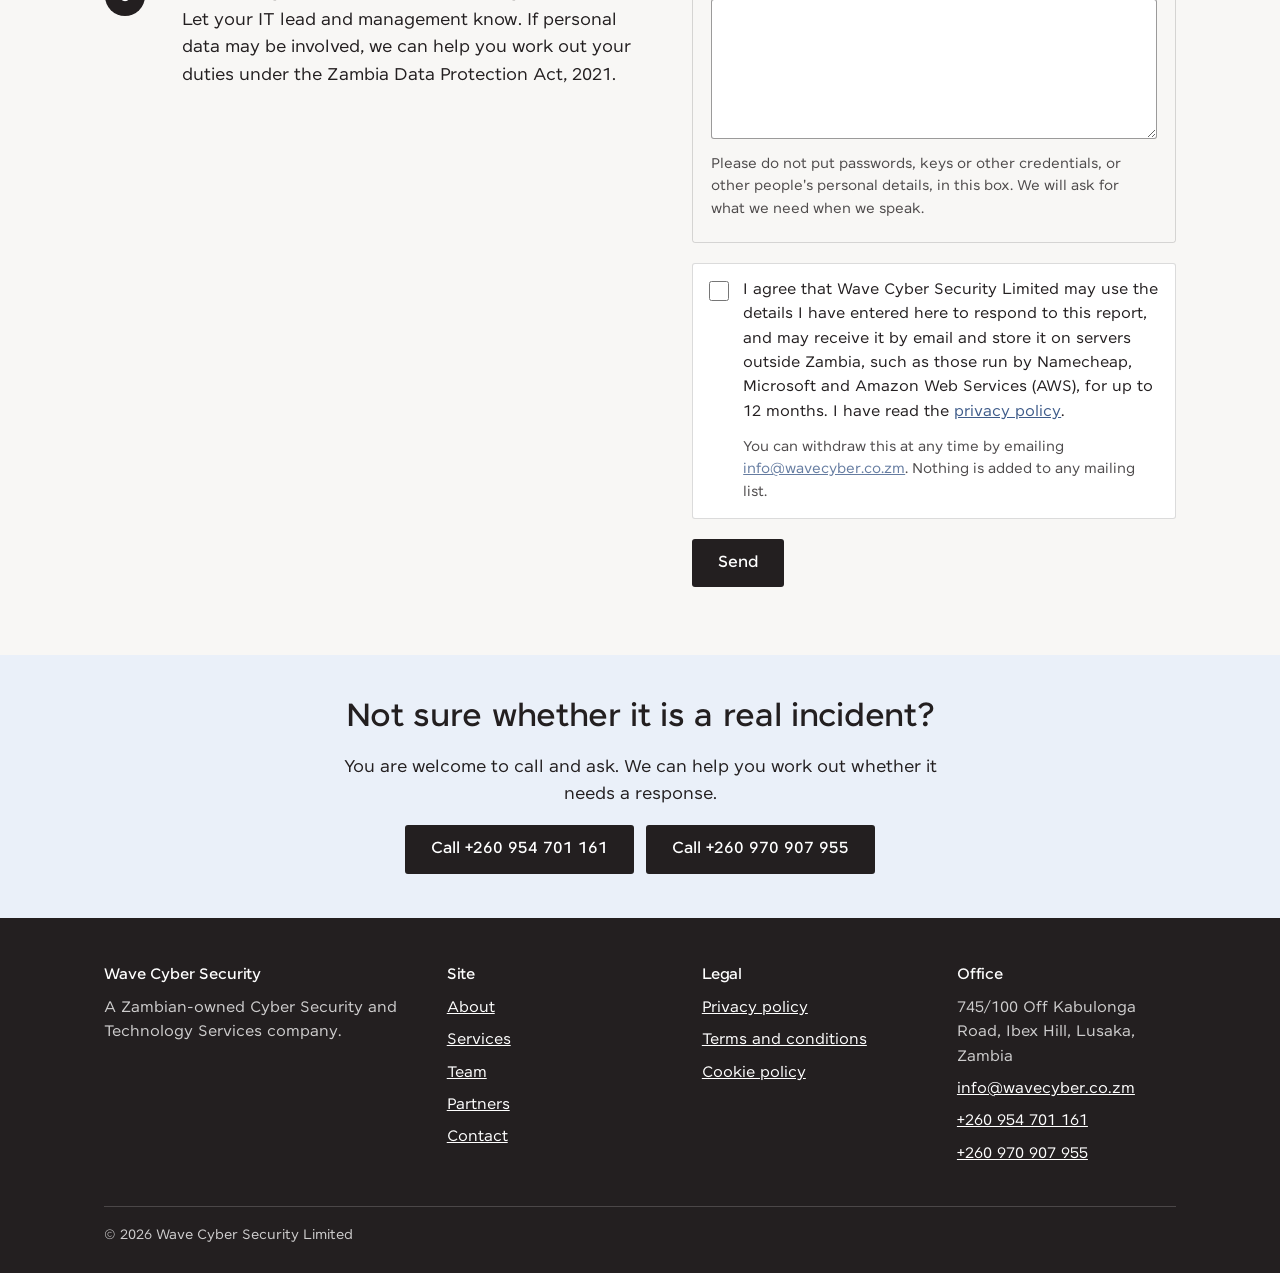
<file: incident-response.html>
<!doctype html>
<html lang="en">
<head>
<meta charset="UTF-8">
<meta name="viewport" content="width=device-width, initial-scale=1">
<title>Incident response | Wave Cyber Security</title>
<meta name="description" content="What to do first if you think your organisation has had a security incident, and how to reach Wave Cyber Security&#x27;s incident response team.">
<link rel="canonical" href="https://wavecyber.co.zm/incident-response">
<link rel="icon" href="assets/img/favicon.svg" type="image/svg+xml">
<link rel="manifest" href="site.webmanifest">
<meta name="theme-color" content="#231f20">
<meta property="og:title" content="Incident response | Wave Cyber Security">
<meta property="og:description" content="What to do first if you think your organisation has had a security incident, and how to reach Wave Cyber Security&#x27;s incident response team.">
<meta property="og:type" content="website">
<meta property="og:url" content="https://wavecyber.co.zm/incident-response">
<meta property="og:image" content="https://wavecyber.co.zm/assets/img/logo.png">
<meta name="twitter:card" content="summary">
<link rel="stylesheet" href="assets/css/style.css?v=20261024c">
</head>
<body>
<a class="skip-link" href="#main">Skip to main content</a>

<header class="site-header">
  <div class="bar wrap">
    <a class="brand" href="/">
      <img src="assets/img/wave-symbol.svg" alt="" width="42" height="46">
      <span class="brand-name">Wave Cyber Security<span>Securing Zambia's Digital Future</span></span>
    </a>
    <div class="header-actions">
      <a class="btn-incident" href="/incident-response">Incident response</a>
      <button type="button" class="nav-toggle" aria-expanded="false" aria-controls="primary-nav" aria-label="Open menu"><span class="bars" aria-hidden="true"><span></span><span></span><span></span></span></button>
    </div>
    <nav class="primary-nav" id="primary-nav" aria-label="Primary">
      <a href="/">Home</a>
      <a href="/about">About</a>
      <a href="/services">Services</a>
      <a href="/team">Team</a>
      <a href="/partners">Partners</a>
      <a href="/contact">Contact</a>
    </nav>
  </div>
</header>

<main id="main">

  <section class="page-hero">
    <div class="wrap">
      <h1>Incident response</h1>
      <p class="lede">If you think your organisation has had a security incident, here are the first steps and the ways to reach us.</p>
    </div>
  </section>

  <section class="tight">
    <div class="wrap">
      <div class="hotline-box">
        <h2>Call us</h2>
        <p>Have your organisation's name and a short description of what you are seeing ready.</p>
        <p><a class="btn btn-primary" href="tel:+260954701161">Call now</a></p>
        <p><a class="tel" href="tel:+260954701161">+260 954 701 161</a><br><a class="tel" href="tel:+260970907955">+260 970 907 955</a></p>
        <p class="hint">If you cannot call, email <a href="mailto:info@wavecyber.co.zm">info@wavecyber.co.zm</a>, or use the form below. For anything urgent, a phone call is faster.</p>
      </div>
    </div>
  </section>

  <section>
    <div class="wrap two-col">
      <div>
        <h2>What to do first</h2>
        <p>These steps apply to ransomware, a compromised account, phishing, or unusual activity on your network.</p>
        <ol class="steps">
          <li>
            <h3>Disconnect the device, but leave it on</h3>
            <p>Unplug the affected device from the network (Wi-Fi and cable) to stop the problem spreading. Do not shut it down, because that can destroy evidence.</p>
          </li>
          <li>
            <h3>Contact us</h3>
            <p>Tell us what you have noticed, such as strange logins, locked files, a ransom note, or emails sent from your account that you did not send.</p>
          </li>
          <li>
            <h3>Keep the evidence</h3>
            <p>Do not delete emails, files or logs, and do not try to clean up the system yourself. Screenshots of anything unusual are useful.</p>
          </li>
          <li>
            <h3>Change passwords from a different, clean device</h3>
            <p>Start with email, banking and administrator accounts, once we have confirmed which systems are safe to use.</p>
          </li>
          <li>
            <h3>Tell the right people inside your organisation</h3>
            <p>Let your IT lead and management know. If personal data may be involved, we can help you work out your duties under the Zambia Data Protection Act, 2021.</p>
          </li>
        </ol>
      </div>

      <div>
        <h2>Send us the details</h2>
        <p>For an active incident please call. This form is not watched continuously.</p>
        <form id="incident-form" method="post" action="send.php" data-enquiry-form="incident" novalidate>
          <input type="hidden" name="kind" value="incident">
          <fieldset>
            <legend>Incident details</legend>
            <div class="field">
              <label for="i-name">Your name</label>
              <input type="text" id="i-name" name="name" autocomplete="name" maxlength="100" required>
            </div>
            <div class="field">
              <label for="i-org">Organisation <span class="opt">(optional)</span></label>
              <input type="text" id="i-org" name="organisation" autocomplete="organization" maxlength="150">
            </div>
            <div class="field">
              <label for="i-phone">Phone number</label>
              <input type="tel" id="i-phone" name="phone" autocomplete="tel" maxlength="40">
              <p class="hint">Give a phone number or an email address, or both.</p>
            </div>
            <div class="field">
              <label for="i-email">Email address</label>
              <input type="email" id="i-email" name="email" autocomplete="email" maxlength="254">
            </div>
            <div class="field">
              <label for="i-topic">How urgent is it?</label>
              <select id="i-topic" name="topic">
                <option>Systems are down or locked</option>
                <option>Data may have been accessed</option>
                <option>Suspicious activity, contained for now</option>
                <option>Not sure</option>
              </select>
            </div>
            <div class="field">
              <label for="i-message">What are you seeing?</label>
              <textarea id="i-message" name="message" maxlength="4000" required></textarea>
              <p class="hint">Please do not put passwords, keys or other credentials, or other people's personal details, in this box. We will ask for what we need when we speak.</p>
            </div>
            <div class="trap" aria-hidden="true">
              <label for="i-hp">Leave this field empty</label>
              <input type="text" id="i-hp" name="hp_field" tabindex="-1" autocomplete="off">
            </div>
          </fieldset>

          <div class="consent-field">
            <input type="checkbox" id="i-consent" name="consent" required>
            <label for="i-consent">I agree that Wave Cyber Security Limited may use the details I have entered here to respond to this report, and may receive it by email and store it on servers outside Zambia, such as those run by Namecheap, Microsoft and Amazon Web Services (AWS), for up to 12 months. I have read the <a href="/privacy-policy">privacy policy</a>.</label>
            <p class="hint">You can withdraw this at any time by emailing <a href="mailto:info@wavecyber.co.zm">info@wavecyber.co.zm</a>. Nothing is added to any mailing list.</p>
          </div>
          <button type="submit" class="btn btn-primary">Send</button>
          <div class="form-status" role="status" aria-live="polite"></div>
        </form>
      </div>
    </div>
  </section>

  <section class="section-pale tight">
    <div class="wrap center">
      <h2>Not sure whether it is a real incident?</h2>
      <p>You are welcome to call and ask. We can help you work out whether it needs a response.</p>
      <div class="btn-row">
        <a class="btn btn-primary" href="tel:+260954701161">Call +260 954 701 161</a>
        <a class="btn btn-primary" href="tel:+260970907955">Call +260 970 907 955</a>
      </div>
    </div>
  </section>

</main>

<footer class="site-footer">
  <div class="wrap">
    <div class="footer-grid">
      <div>
        <h4>Wave Cyber Security</h4>
        <p>A Zambian-owned Cyber Security and Technology Services company.</p>
      </div>
      <div>
        <h4>Site</h4>
        <ul>
          <li><a href="/about">About</a></li>
          <li><a href="/services">Services</a></li>
          <li><a href="/team">Team</a></li>
          <li><a href="/partners">Partners</a></li>
          <li><a href="/contact">Contact</a></li>
        </ul>
      </div>
      <div>
        <h4>Legal</h4>
        <ul>
          <li><a href="/privacy-policy">Privacy policy</a></li>
          <li><a href="/terms">Terms and conditions</a></li>
          <li><a href="/cookie-policy">Cookie policy</a></li>
        </ul>
      </div>
      <div>
        <h4>Office</h4>
        <ul>
          <li>745/100 Off Kabulonga Road, Ibex Hill, Lusaka, Zambia</li>
          <li><a href="mailto:info@wavecyber.co.zm">info@wavecyber.co.zm</a></li>
          <li><a href="tel:+260954701161">+260 954 701 161</a></li>
          <li><a href="tel:+260970907955">+260 970 907 955</a></li>
        </ul>
      </div>
    </div>
    <div class="footer-bottom">
      <span>&copy; <span id="year">2026</span> Wave Cyber Security Limited</span>
    </div>
  </div>
</footer>

<script src="assets/js/main.js?v=20261024c"></script>
<script src="assets/js/forms.js?v=20261024c"></script>
</body>
</html>
</file>
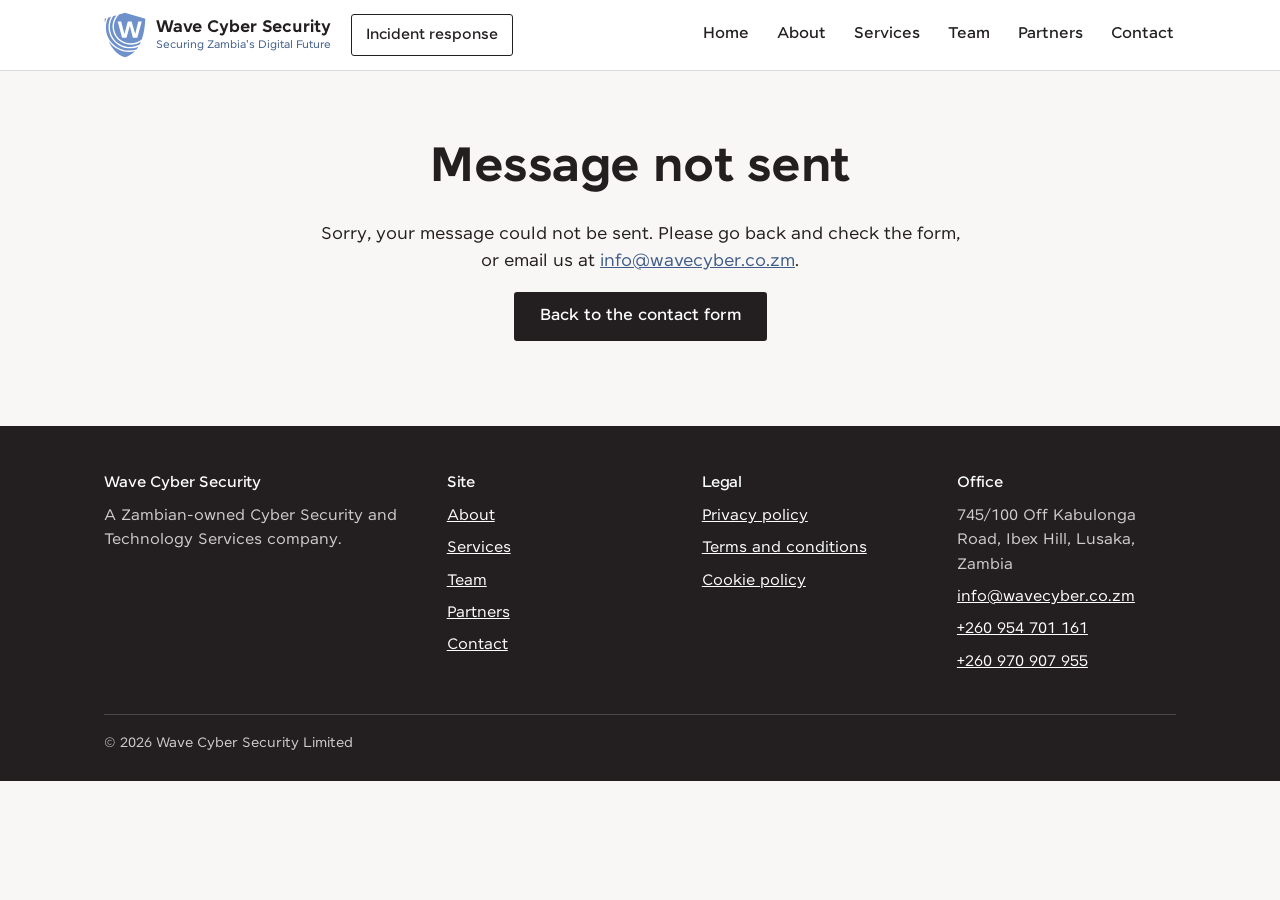
<file: message-failed.html>
<!doctype html>
<html lang="en">
<head>
<meta charset="UTF-8">
<meta name="viewport" content="width=device-width, initial-scale=1">
<meta name="robots" content="noindex">
<title>Message not sent | Wave Cyber Security</title>
<meta name="description" content="Your message could not be sent.">
<link rel="canonical" href="https://wavecyber.co.zm/message-failed">
<link rel="icon" href="assets/img/favicon.svg" type="image/svg+xml">
<link rel="manifest" href="site.webmanifest">
<meta name="theme-color" content="#231f20">
<meta property="og:title" content="Page not found | Wave Cyber Security">
<meta property="og:description" content="Your message could not be sent.">
<meta property="og:type" content="website">
<meta property="og:url" content="https://wavecyber.co.zm/message-failed">
<meta property="og:image" content="https://wavecyber.co.zm/assets/img/logo.png">
<meta name="twitter:card" content="summary">
<base href="/">
<link rel="stylesheet" href="assets/css/style.css?v=20261024c">
</head>
<body>
<a class="skip-link" href="#main">Skip to main content</a>

<header class="site-header">
  <div class="bar wrap">
    <a class="brand" href="/">
      <img src="assets/img/wave-symbol.svg" alt="" width="42" height="46">
      <span class="brand-name">Wave Cyber Security<span>Securing Zambia's Digital Future</span></span>
    </a>
    <div class="header-actions">
      <a class="btn-incident" href="/incident-response">Incident response</a>
      <button type="button" class="nav-toggle" aria-expanded="false" aria-controls="primary-nav" aria-label="Open menu"><span class="bars" aria-hidden="true"><span></span><span></span><span></span></span></button>
    </div>
    <nav class="primary-nav" id="primary-nav" aria-label="Primary">
      <a href="/">Home</a>
      <a href="/about">About</a>
      <a href="/services">Services</a>
      <a href="/team">Team</a>
      <a href="/partners">Partners</a>
      <a href="/contact">Contact</a>
    </nav>
  </div>
</header>

<main id="main">

  <section>
    <div class="wrap center">
      <h1>Message not sent</h1>
      <p>Sorry, your message could not be sent. Please go back and check the form, or email us at <a href="mailto:info@wavecyber.co.zm">info@wavecyber.co.zm</a>.</p>
      <p><a class="btn btn-primary" href="/contact">Back to the contact form</a></p>
    </div>
  </section>

</main>

<footer class="site-footer">
  <div class="wrap">
    <div class="footer-grid">
      <div>
        <h4>Wave Cyber Security</h4>
        <p>A Zambian-owned Cyber Security and Technology Services company.</p>
      </div>
      <div>
        <h4>Site</h4>
        <ul>
          <li><a href="/about">About</a></li>
          <li><a href="/services">Services</a></li>
          <li><a href="/team">Team</a></li>
          <li><a href="/partners">Partners</a></li>
          <li><a href="/contact">Contact</a></li>
        </ul>
      </div>
      <div>
        <h4>Legal</h4>
        <ul>
          <li><a href="/privacy-policy">Privacy policy</a></li>
          <li><a href="/terms">Terms and conditions</a></li>
          <li><a href="/cookie-policy">Cookie policy</a></li>
        </ul>
      </div>
      <div>
        <h4>Office</h4>
        <ul>
          <li>745/100 Off Kabulonga Road, Ibex Hill, Lusaka, Zambia</li>
          <li><a href="mailto:info@wavecyber.co.zm">info@wavecyber.co.zm</a></li>
          <li><a href="tel:+260954701161">+260 954 701 161</a></li>
          <li><a href="tel:+260970907955">+260 970 907 955</a></li>
        </ul>
      </div>
    </div>
    <div class="footer-bottom">
      <span>&copy; <span id="year">2026</span> Wave Cyber Security Limited</span>
    </div>
  </div>
</footer>

<script src="assets/js/main.js?v=20261024c"></script>
</body>
</html>
</file>
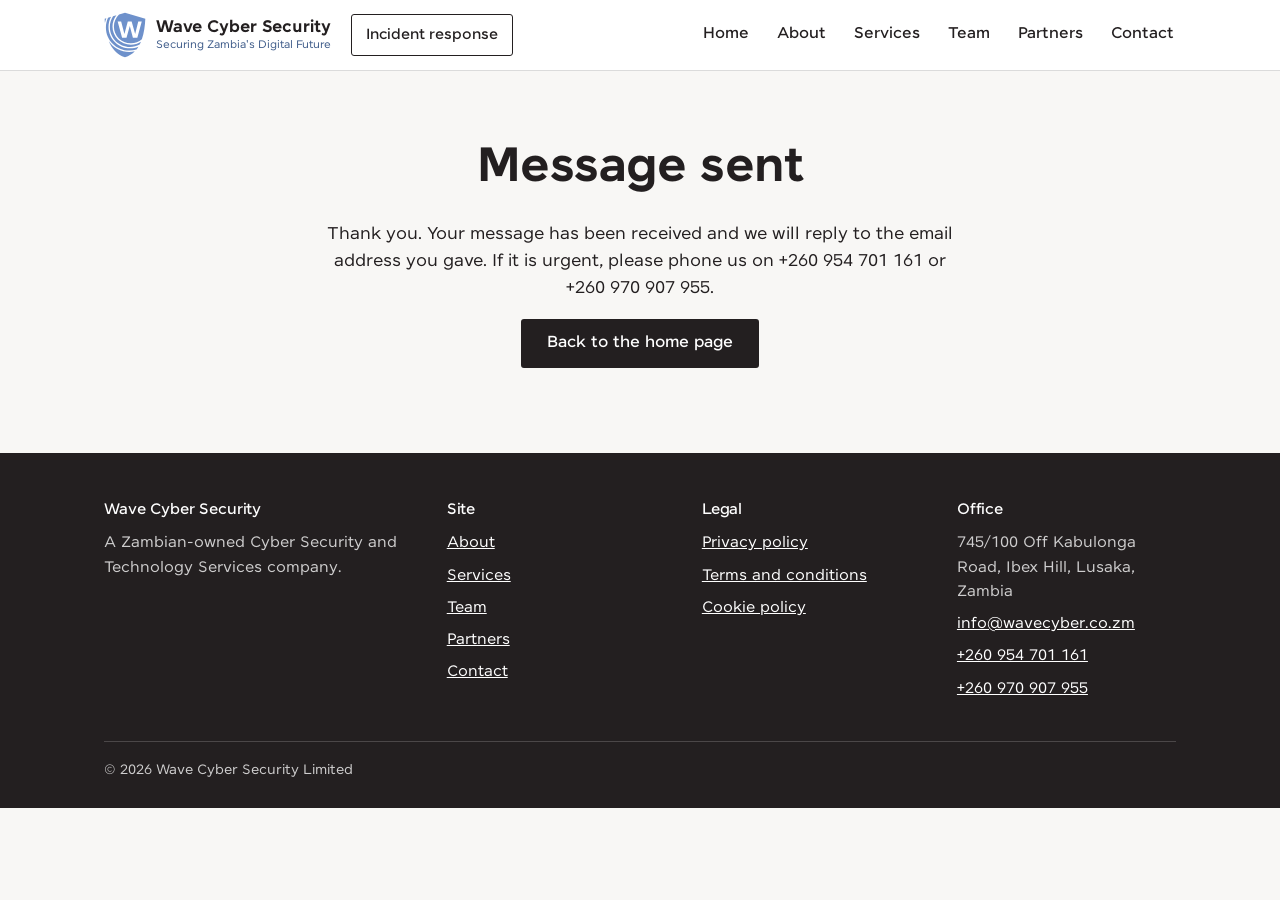
<file: message-sent.html>
<!doctype html>
<html lang="en">
<head>
<meta charset="UTF-8">
<meta name="viewport" content="width=device-width, initial-scale=1">
<meta name="robots" content="noindex">
<title>Message sent | Wave Cyber Security</title>
<meta name="description" content="Your message has been sent.">
<link rel="canonical" href="https://wavecyber.co.zm/message-sent">
<link rel="icon" href="assets/img/favicon.svg" type="image/svg+xml">
<link rel="manifest" href="site.webmanifest">
<meta name="theme-color" content="#231f20">
<meta property="og:title" content="Page not found | Wave Cyber Security">
<meta property="og:description" content="Your message has been sent.">
<meta property="og:type" content="website">
<meta property="og:url" content="https://wavecyber.co.zm/message-sent">
<meta property="og:image" content="https://wavecyber.co.zm/assets/img/logo.png">
<meta name="twitter:card" content="summary">
<base href="/">
<link rel="stylesheet" href="assets/css/style.css?v=20261024c">
</head>
<body>
<a class="skip-link" href="#main">Skip to main content</a>

<header class="site-header">
  <div class="bar wrap">
    <a class="brand" href="/">
      <img src="assets/img/wave-symbol.svg" alt="" width="42" height="46">
      <span class="brand-name">Wave Cyber Security<span>Securing Zambia's Digital Future</span></span>
    </a>
    <div class="header-actions">
      <a class="btn-incident" href="/incident-response">Incident response</a>
      <button type="button" class="nav-toggle" aria-expanded="false" aria-controls="primary-nav" aria-label="Open menu"><span class="bars" aria-hidden="true"><span></span><span></span><span></span></span></button>
    </div>
    <nav class="primary-nav" id="primary-nav" aria-label="Primary">
      <a href="/">Home</a>
      <a href="/about">About</a>
      <a href="/services">Services</a>
      <a href="/team">Team</a>
      <a href="/partners">Partners</a>
      <a href="/contact">Contact</a>
    </nav>
  </div>
</header>

<main id="main">

  <section>
    <div class="wrap center">
      <h1>Message sent</h1>
      <p>Thank you. Your message has been received and we will reply to the email address you gave. If it is urgent, please phone us on +260 954 701 161 or +260 970 907 955.</p>
      <p><a class="btn btn-primary" href="/">Back to the home page</a></p>
    </div>
  </section>

</main>

<footer class="site-footer">
  <div class="wrap">
    <div class="footer-grid">
      <div>
        <h4>Wave Cyber Security</h4>
        <p>A Zambian-owned Cyber Security and Technology Services company.</p>
      </div>
      <div>
        <h4>Site</h4>
        <ul>
          <li><a href="/about">About</a></li>
          <li><a href="/services">Services</a></li>
          <li><a href="/team">Team</a></li>
          <li><a href="/partners">Partners</a></li>
          <li><a href="/contact">Contact</a></li>
        </ul>
      </div>
      <div>
        <h4>Legal</h4>
        <ul>
          <li><a href="/privacy-policy">Privacy policy</a></li>
          <li><a href="/terms">Terms and conditions</a></li>
          <li><a href="/cookie-policy">Cookie policy</a></li>
        </ul>
      </div>
      <div>
        <h4>Office</h4>
        <ul>
          <li>745/100 Off Kabulonga Road, Ibex Hill, Lusaka, Zambia</li>
          <li><a href="mailto:info@wavecyber.co.zm">info@wavecyber.co.zm</a></li>
          <li><a href="tel:+260954701161">+260 954 701 161</a></li>
          <li><a href="tel:+260970907955">+260 970 907 955</a></li>
        </ul>
      </div>
    </div>
    <div class="footer-bottom">
      <span>&copy; <span id="year">2026</span> Wave Cyber Security Limited</span>
    </div>
  </div>
</footer>

<script src="assets/js/main.js?v=20261024c"></script>
</body>
</html>
</file>
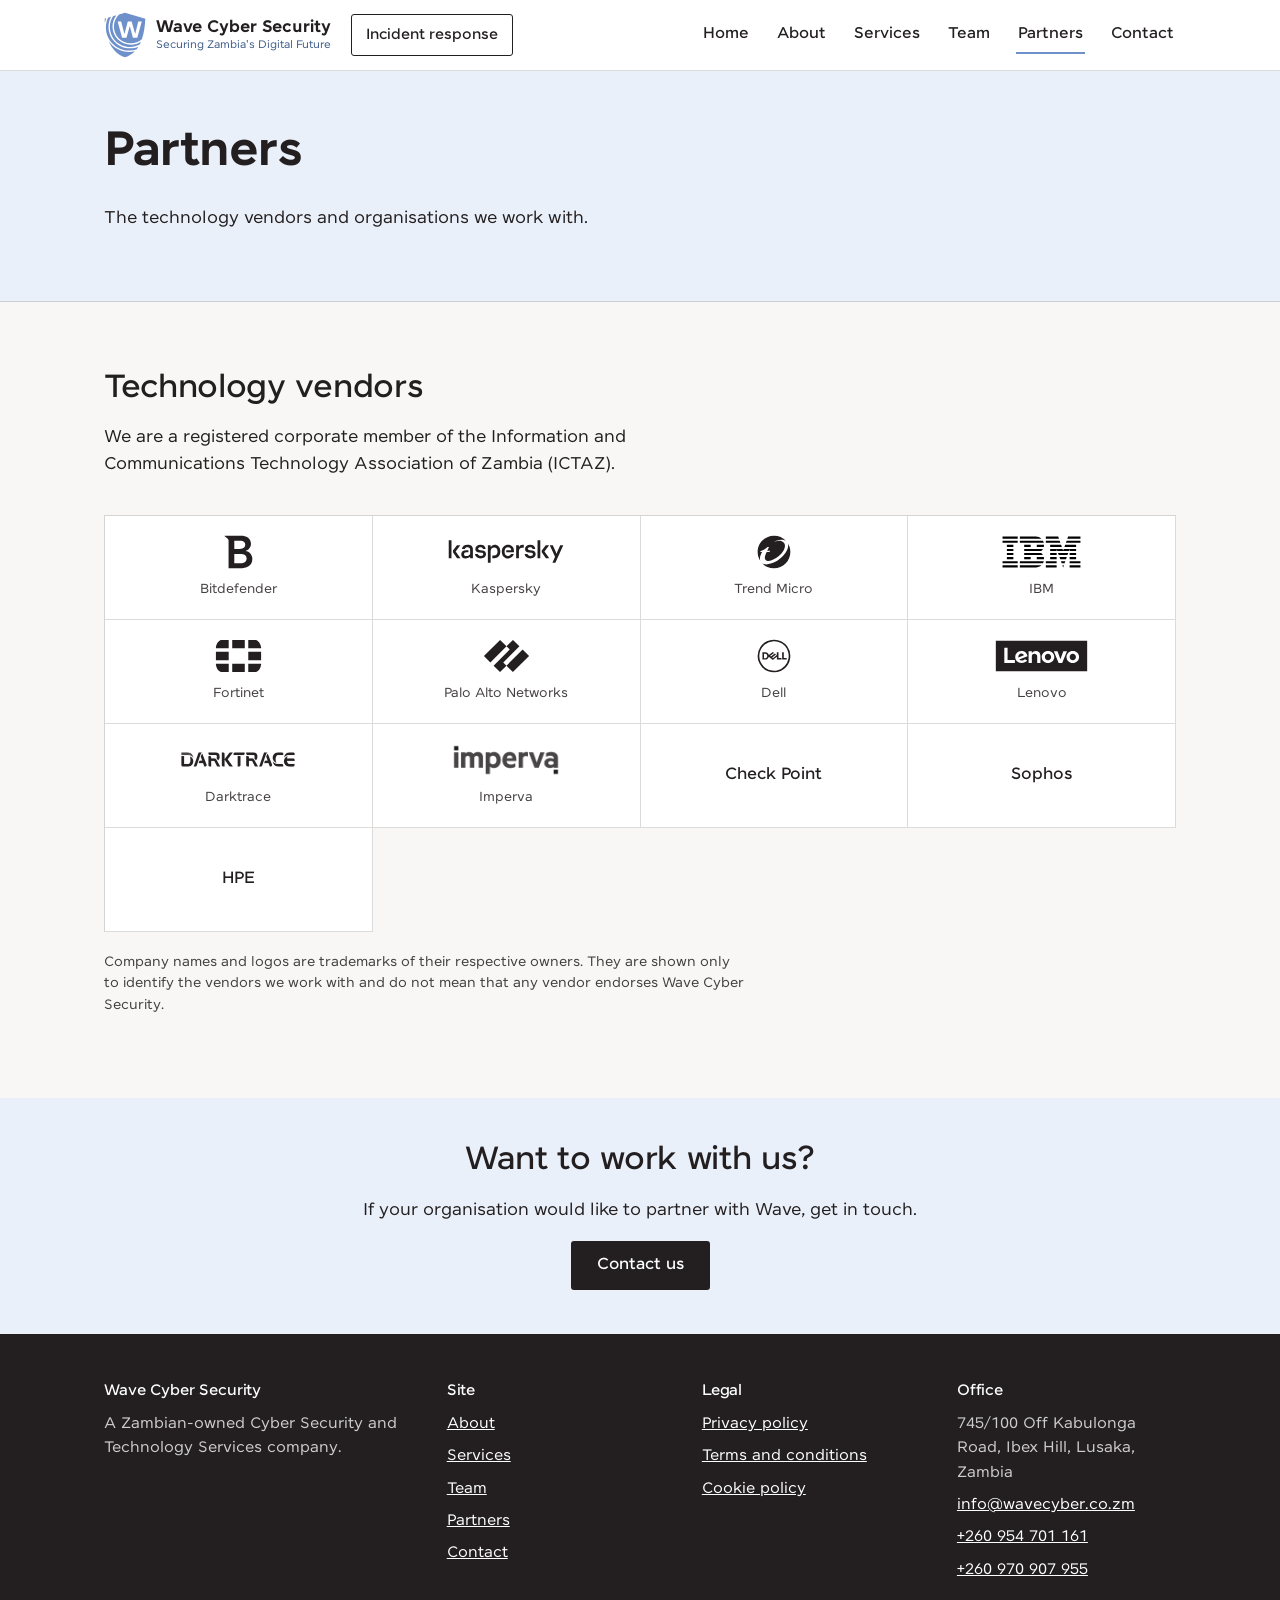
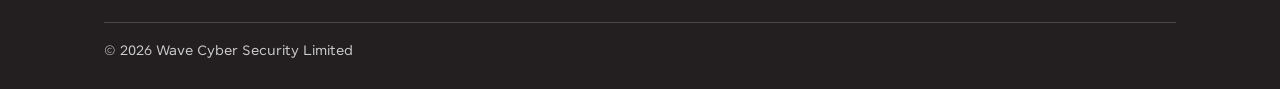
<file: partners.html>
<!doctype html>
<html lang="en">
<head>
<meta charset="UTF-8">
<meta name="viewport" content="width=device-width, initial-scale=1">
<title>Partners | Wave Cyber Security</title>
<meta name="description" content="Technology vendors and organisations Wave Cyber Security works with.">
<link rel="canonical" href="https://wavecyber.co.zm/partners">
<link rel="icon" href="assets/img/favicon.svg" type="image/svg+xml">
<link rel="manifest" href="site.webmanifest">
<meta name="theme-color" content="#231f20">
<meta property="og:title" content="Partners | Wave Cyber Security">
<meta property="og:description" content="Technology vendors and organisations Wave Cyber Security works with.">
<meta property="og:type" content="website">
<meta property="og:url" content="https://wavecyber.co.zm/partners">
<meta property="og:image" content="https://wavecyber.co.zm/assets/img/logo.png">
<meta name="twitter:card" content="summary">
<link rel="stylesheet" href="assets/css/style.css?v=20261024c">
</head>
<body>
<a class="skip-link" href="#main">Skip to main content</a>

<header class="site-header">
  <div class="bar wrap">
    <a class="brand" href="/">
      <img src="assets/img/wave-symbol.svg" alt="" width="42" height="46">
      <span class="brand-name">Wave Cyber Security<span>Securing Zambia's Digital Future</span></span>
    </a>
    <div class="header-actions">
      <a class="btn-incident" href="/incident-response">Incident response</a>
      <button type="button" class="nav-toggle" aria-expanded="false" aria-controls="primary-nav" aria-label="Open menu"><span class="bars" aria-hidden="true"><span></span><span></span><span></span></span></button>
    </div>
    <nav class="primary-nav" id="primary-nav" aria-label="Primary">
      <a href="/">Home</a>
      <a href="/about">About</a>
      <a href="/services">Services</a>
      <a href="/team">Team</a>
      <a href="/partners">Partners</a>
      <a href="/contact">Contact</a>
    </nav>
  </div>
</header>

<main id="main">

  <section class="page-hero">
    <div class="wrap">
      <h1>Partners</h1>
      <p class="lede">The technology vendors and organisations we work with.</p>
    </div>
  </section>

  <section>
    <div class="wrap">
      <div class="section-head">
        <h2>Technology vendors</h2>
        <p>We are a registered corporate member of the Information and Communications Technology Association of Zambia (ICTAZ).</p>
      </div>
      <ul class="logo-grid" aria-label="Technology vendors">
        <li><img src="assets/img/partners/bitdefender.svg" alt="" width="120" height="34" loading="lazy"><span class="vendor-name">Bitdefender</span></li>
        <li><img src="assets/img/partners/kaspersky.svg" alt="" width="120" height="34" loading="lazy"><span class="vendor-name">Kaspersky</span></li>
        <li><img src="assets/img/partners/trendmicro.svg" alt="" width="120" height="34" loading="lazy"><span class="vendor-name">Trend Micro</span></li>
        <li><img src="assets/img/partners/ibm.svg" alt="" width="120" height="34" loading="lazy"><span class="vendor-name">IBM</span></li>
        <li><img src="assets/img/partners/fortinet.svg" alt="" width="120" height="34" loading="lazy"><span class="vendor-name">Fortinet</span></li>
        <li><img src="assets/img/partners/paloaltonetworks.svg" alt="" width="120" height="34" loading="lazy"><span class="vendor-name">Palo Alto Networks</span></li>
        <li><img src="assets/img/partners/dell.svg" alt="" width="120" height="34" loading="lazy"><span class="vendor-name">Dell</span></li>
        <li><img src="assets/img/partners/lenovo.svg" alt="" width="120" height="34" loading="lazy"><span class="vendor-name">Lenovo</span></li>
        <li><img src="assets/img/partners/darktrace.png" alt="" width="120" height="34" loading="lazy"><span class="vendor-name">Darktrace</span></li>
        <li><img src="assets/img/partners/imperva.png" alt="" width="120" height="34" loading="lazy"><span class="vendor-name">Imperva</span></li>
        <li><span class="text-only">Check Point</span></li>
        <li><span class="text-only">Sophos</span></li>
        <li><span class="text-only">HPE</span></li>
      </ul>

      <p class="logo-note">Company names and logos are trademarks of their respective owners. They are shown only to identify the vendors we work with and do not mean that any vendor endorses Wave Cyber Security.</p>
    </div>
  </section>

  <section class="section-pale tight">
    <div class="wrap center">
      <h2>Want to work with us?</h2>
      <p>If your organisation would like to partner with Wave, get in touch.</p>
      <a class="btn btn-primary" href="/contact">Contact us</a>
    </div>
  </section>

</main>

<footer class="site-footer">
  <div class="wrap">
    <div class="footer-grid">
      <div>
        <h4>Wave Cyber Security</h4>
        <p>A Zambian-owned Cyber Security and Technology Services company.</p>
      </div>
      <div>
        <h4>Site</h4>
        <ul>
          <li><a href="/about">About</a></li>
          <li><a href="/services">Services</a></li>
          <li><a href="/team">Team</a></li>
          <li><a href="/partners">Partners</a></li>
          <li><a href="/contact">Contact</a></li>
        </ul>
      </div>
      <div>
        <h4>Legal</h4>
        <ul>
          <li><a href="/privacy-policy">Privacy policy</a></li>
          <li><a href="/terms">Terms and conditions</a></li>
          <li><a href="/cookie-policy">Cookie policy</a></li>
        </ul>
      </div>
      <div>
        <h4>Office</h4>
        <ul>
          <li>745/100 Off Kabulonga Road, Ibex Hill, Lusaka, Zambia</li>
          <li><a href="mailto:info@wavecyber.co.zm">info@wavecyber.co.zm</a></li>
          <li><a href="tel:+260954701161">+260 954 701 161</a></li>
          <li><a href="tel:+260970907955">+260 970 907 955</a></li>
        </ul>
      </div>
    </div>
    <div class="footer-bottom">
      <span>&copy; <span id="year">2026</span> Wave Cyber Security Limited</span>
    </div>
  </div>
</footer>

<script src="assets/js/main.js?v=20261024c"></script>
</body>
</html>
</file>
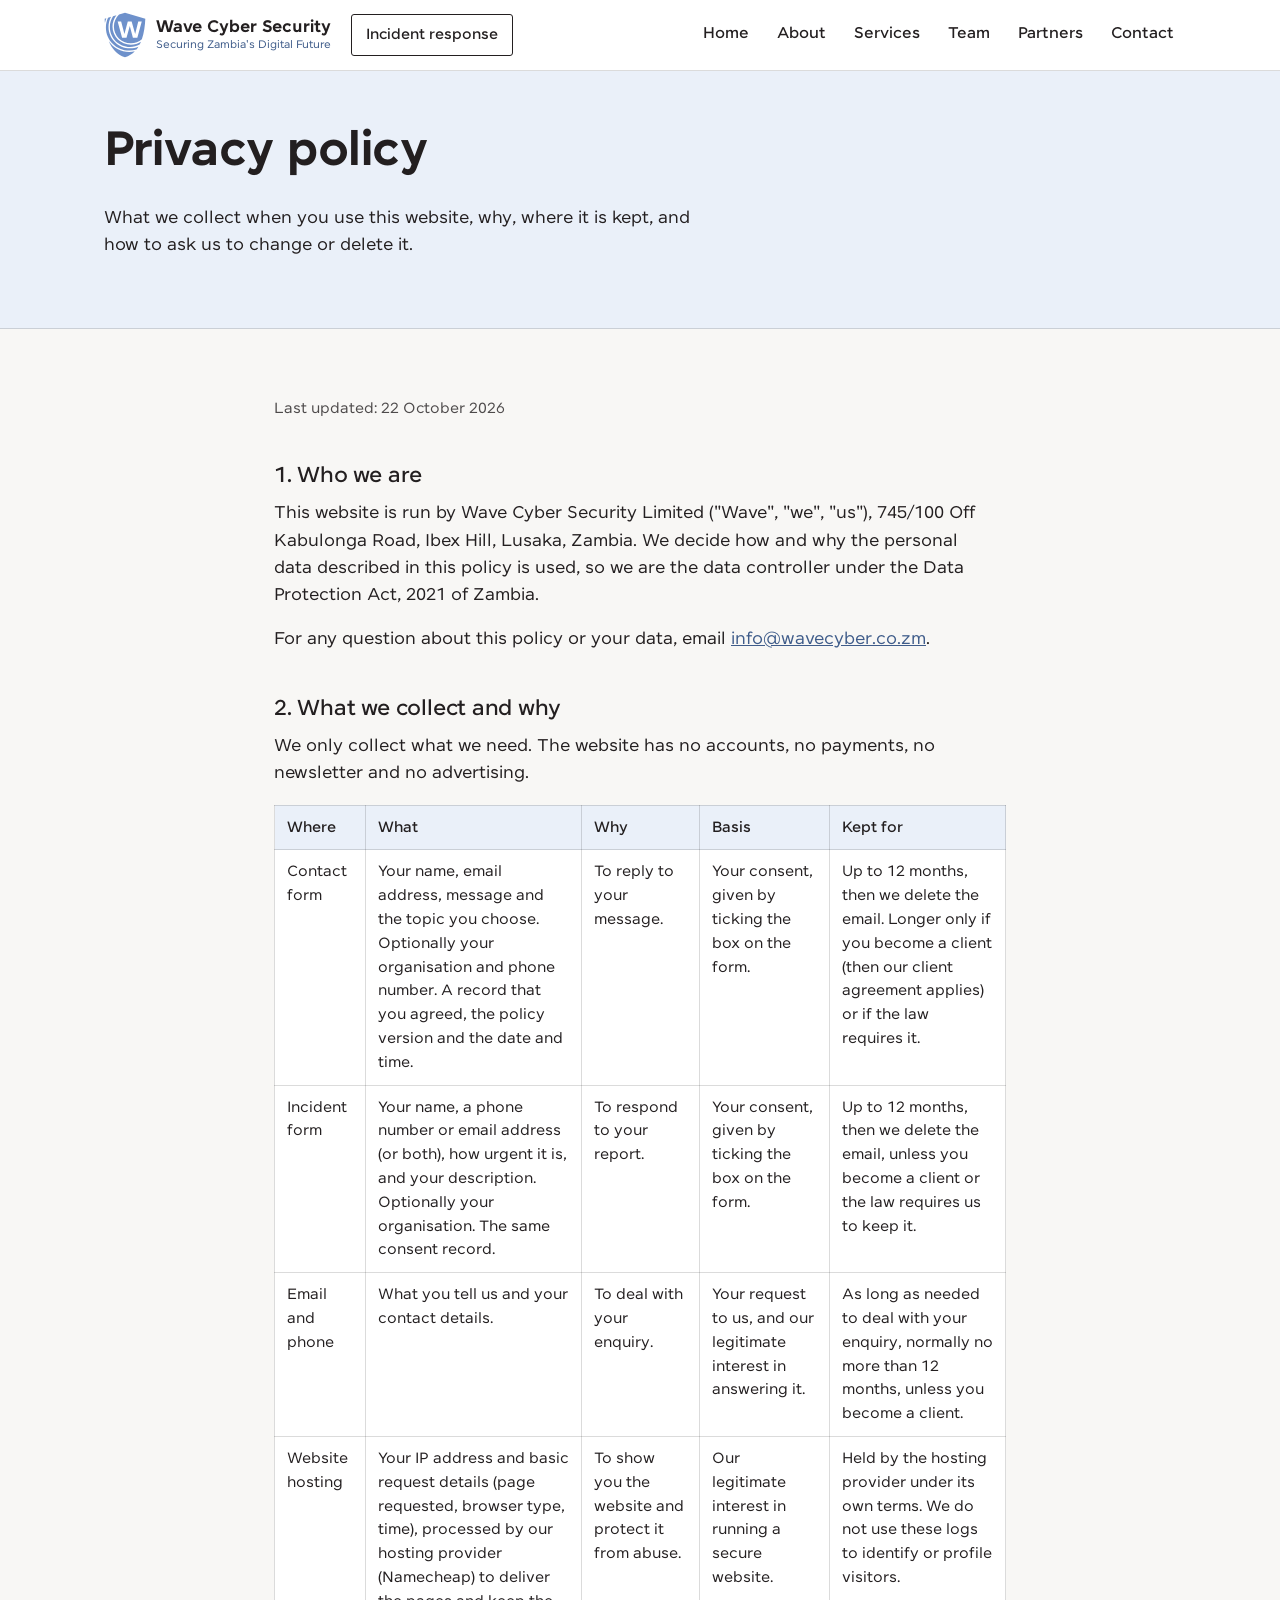
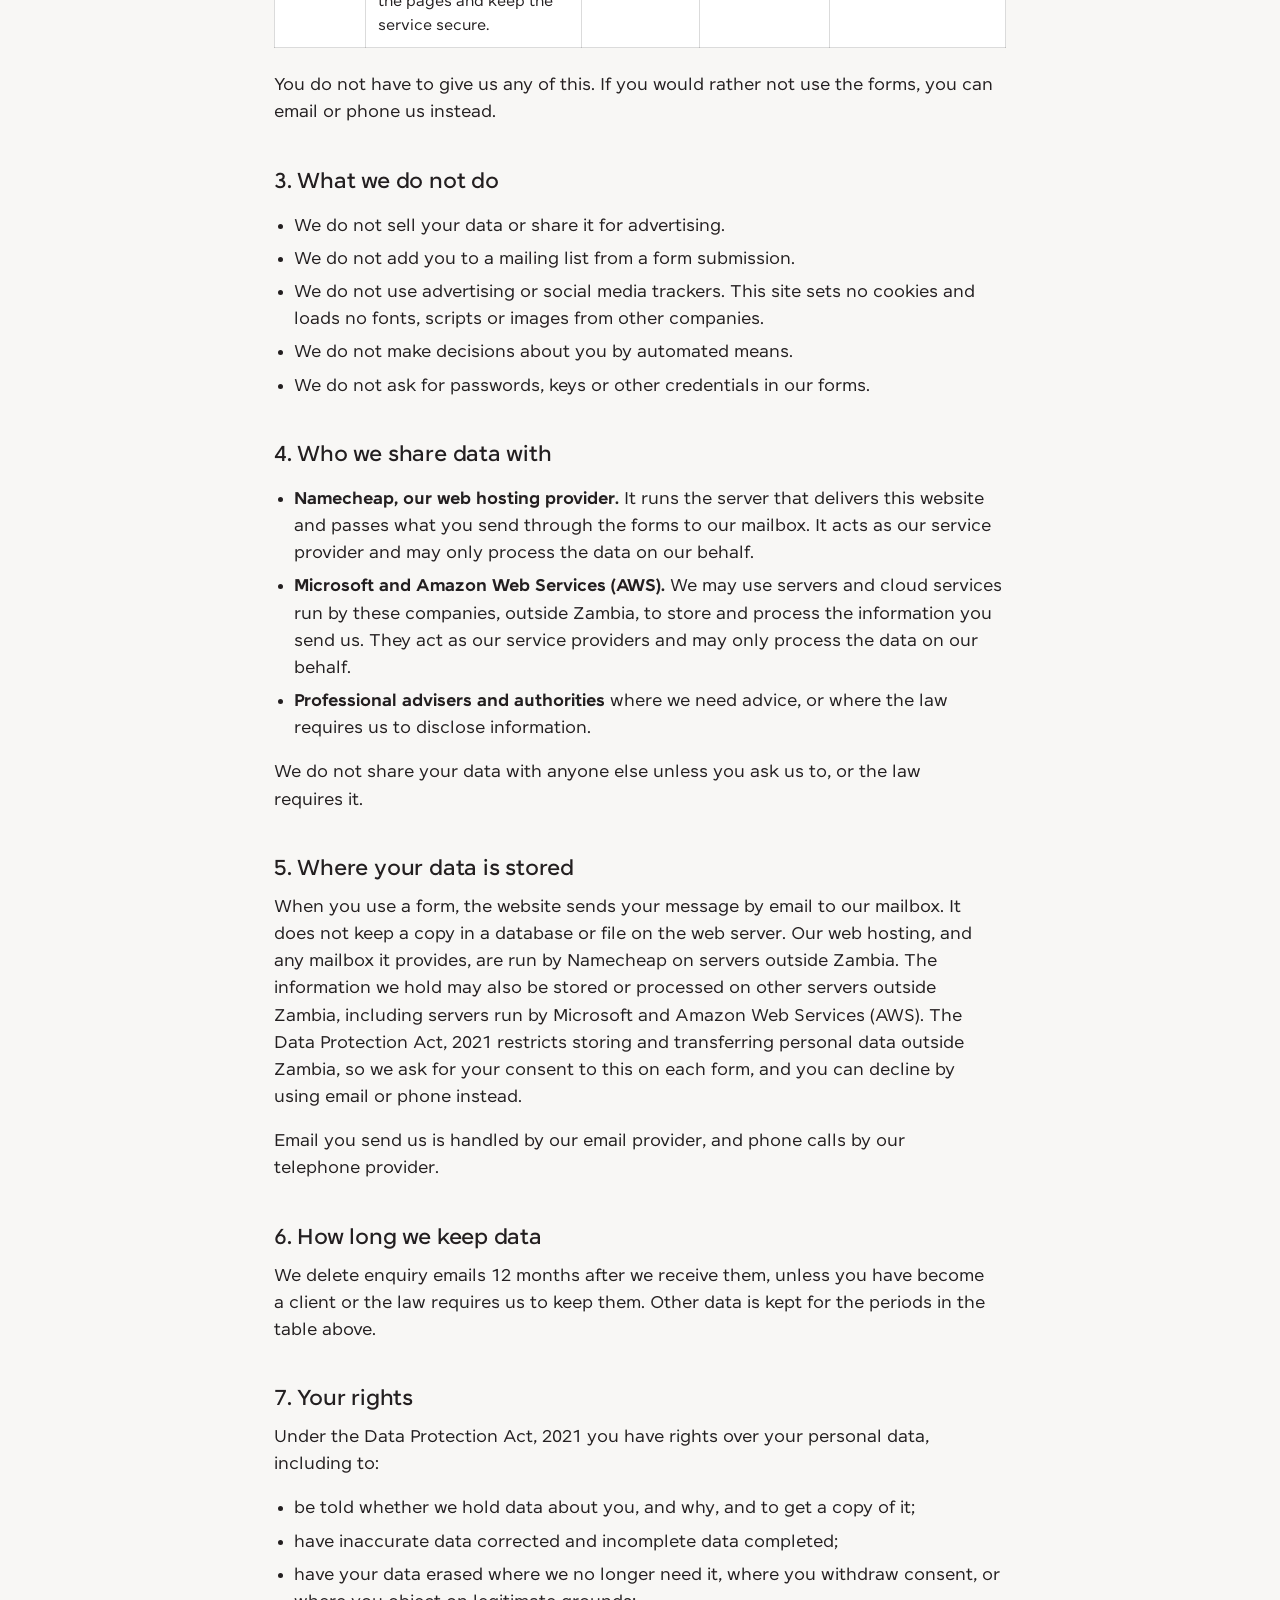
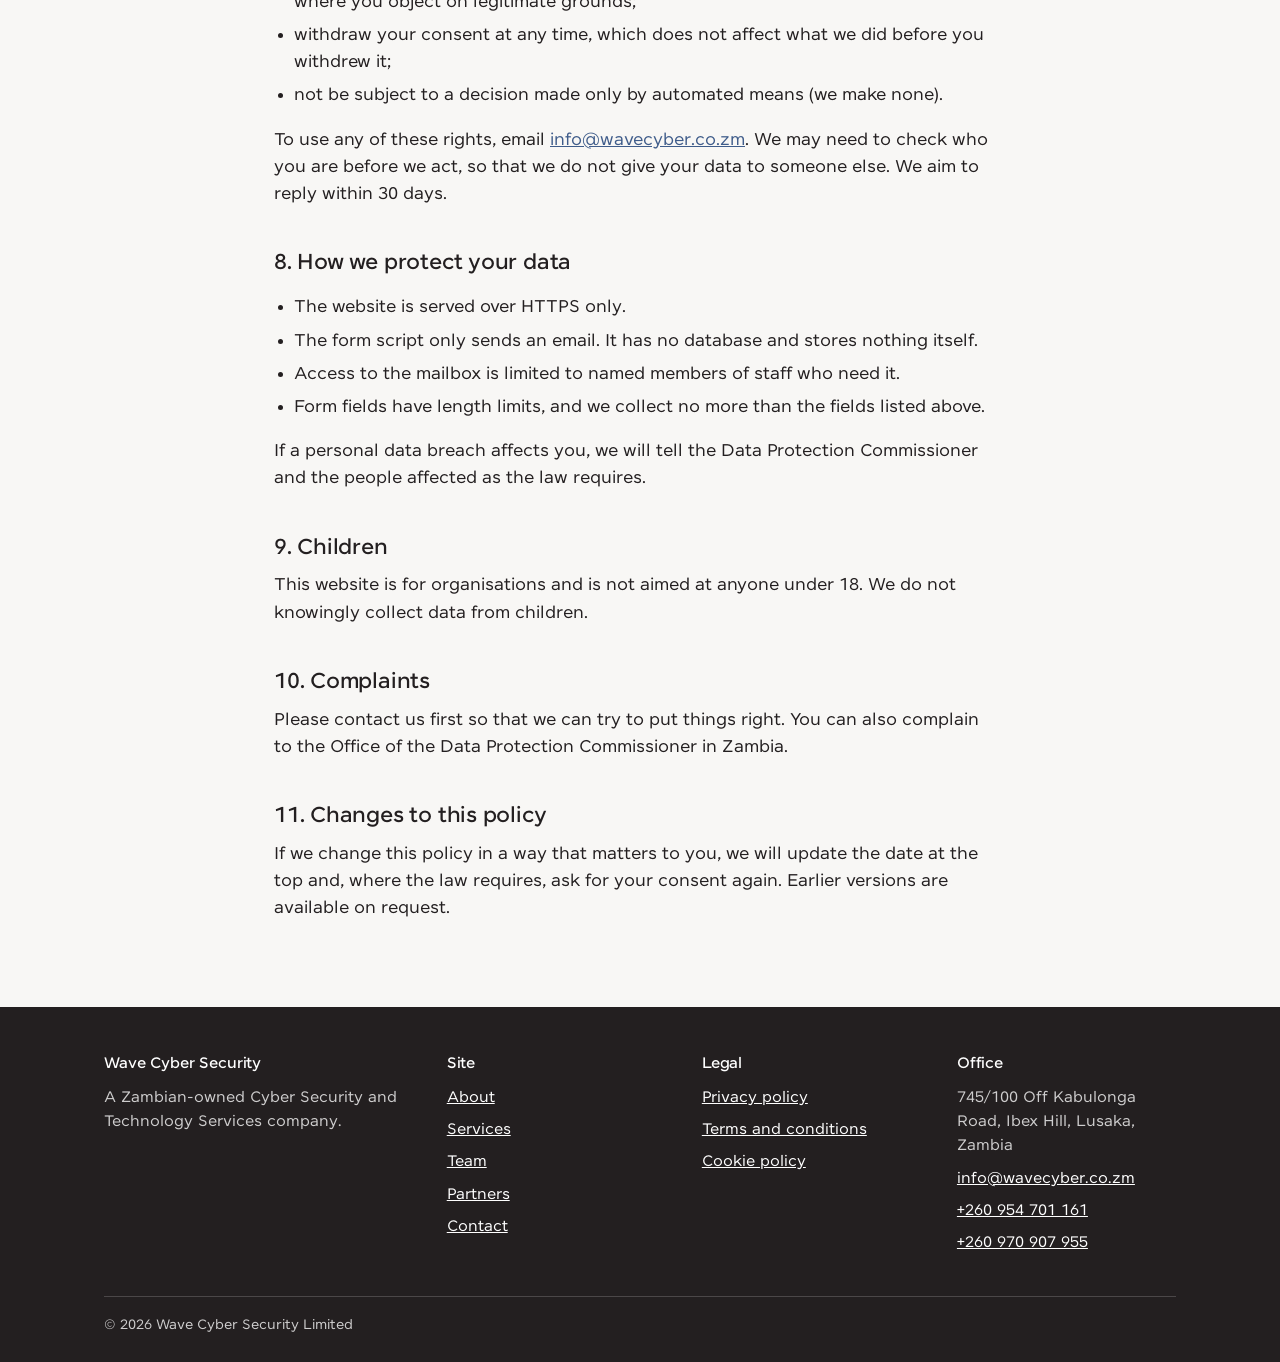
<file: privacy-policy.html>
<!doctype html>
<html lang="en">
<head>
<meta charset="UTF-8">
<meta name="viewport" content="width=device-width, initial-scale=1">
<title>Privacy policy | Wave Cyber Security</title>
<meta name="description" content="How Wave Cyber Security Limited collects, uses, stores and protects personal data, and the rights you have.">
<link rel="canonical" href="https://wavecyber.co.zm/privacy-policy">
<link rel="icon" href="assets/img/favicon.svg" type="image/svg+xml">
<link rel="manifest" href="site.webmanifest">
<meta name="theme-color" content="#231f20">
<meta property="og:title" content="Privacy policy | Wave Cyber Security">
<meta property="og:description" content="How Wave Cyber Security Limited collects, uses, stores and protects personal data, and the rights you have.">
<meta property="og:type" content="website">
<meta property="og:url" content="https://wavecyber.co.zm/privacy-policy">
<meta property="og:image" content="https://wavecyber.co.zm/assets/img/logo.png">
<meta name="twitter:card" content="summary">
<link rel="stylesheet" href="assets/css/style.css?v=20261024c">
</head>
<body>
<a class="skip-link" href="#main">Skip to main content</a>

<header class="site-header">
  <div class="bar wrap">
    <a class="brand" href="/">
      <img src="assets/img/wave-symbol.svg" alt="" width="42" height="46">
      <span class="brand-name">Wave Cyber Security<span>Securing Zambia's Digital Future</span></span>
    </a>
    <div class="header-actions">
      <a class="btn-incident" href="/incident-response">Incident response</a>
      <button type="button" class="nav-toggle" aria-expanded="false" aria-controls="primary-nav" aria-label="Open menu"><span class="bars" aria-hidden="true"><span></span><span></span><span></span></span></button>
    </div>
    <nav class="primary-nav" id="primary-nav" aria-label="Primary">
      <a href="/">Home</a>
      <a href="/about">About</a>
      <a href="/services">Services</a>
      <a href="/team">Team</a>
      <a href="/partners">Partners</a>
      <a href="/contact">Contact</a>
    </nav>
  </div>
</header>

<main id="main">

  <section class="page-hero">
    <div class="wrap">
      <h1>Privacy policy</h1>
      <p class="lede">What we collect when you use this website, why, where it is kept, and how to ask us to change or delete it.</p>
    </div>
  </section>

  <section>
    <div class="wrap legal">
      <p class="updated">Last updated: 22 October 2026</p>

      <h2>1. Who we are</h2>
      <p>This website is run by Wave Cyber Security Limited ("Wave", "we", "us"), 745/100 Off Kabulonga Road, Ibex Hill, Lusaka, Zambia. We decide how and why the personal data described in this policy is used, so we are the data controller under the Data Protection Act, 2021 of Zambia.</p>
      <p>For any question about this policy or your data, email <a href="mailto:info@wavecyber.co.zm">info@wavecyber.co.zm</a>.</p>

      <h2>2. What we collect and why</h2>
      <p>We only collect what we need. The website has no accounts, no payments, no newsletter and no advertising.</p>
      <div class="table-wrap">
      <table>
        <thead><tr><th>Where</th><th>What</th><th>Why</th><th>Basis</th><th>Kept for</th></tr></thead>
        <tbody>
          <tr>
            <td>Contact form</td>
            <td>Your name, email address, message and the topic you choose. Optionally your organisation and phone number. A record that you agreed, the policy version and the date and time.</td>
            <td>To reply to your message.</td>
            <td>Your consent, given by ticking the box on the form.</td>
            <td>Up to 12 months, then we delete the email. Longer only if you become a client (then our client agreement applies) or if the law requires it.</td>
          </tr>
          <tr>
            <td>Incident form</td>
            <td>Your name, a phone number or email address (or both), how urgent it is, and your description. Optionally your organisation. The same consent record.</td>
            <td>To respond to your report.</td>
            <td>Your consent, given by ticking the box on the form.</td>
            <td>Up to 12 months, then we delete the email, unless you become a client or the law requires us to keep it.</td>
          </tr>
          <tr>
            <td>Email and phone</td>
            <td>What you tell us and your contact details.</td>
            <td>To deal with your enquiry.</td>
            <td>Your request to us, and our legitimate interest in answering it.</td>
            <td>As long as needed to deal with your enquiry, normally no more than 12 months, unless you become a client.</td>
          </tr>
          <tr>
            <td>Website hosting</td>
            <td>Your IP address and basic request details (page requested, browser type, time), processed by our hosting provider (Namecheap) to deliver the pages and keep the service secure.</td>
            <td>To show you the website and protect it from abuse.</td>
            <td>Our legitimate interest in running a secure website.</td>
            <td>Held by the hosting provider under its own terms. We do not use these logs to identify or profile visitors.</td>
          </tr>
        </tbody>
      </table>
      </div>
      <p>You do not have to give us any of this. If you would rather not use the forms, you can email or phone us instead.</p>

      <h2>3. What we do not do</h2>
      <ul>
        <li>We do not sell your data or share it for advertising.</li>
        <li>We do not add you to a mailing list from a form submission.</li>
        <li>We do not use advertising or social media trackers. This site sets no cookies and loads no fonts, scripts or images from other companies.</li>
        <li>We do not make decisions about you by automated means.</li>
        <li>We do not ask for passwords, keys or other credentials in our forms.</li>
      </ul>

      <h2>4. Who we share data with</h2>
      <ul>
        <li><strong>Namecheap, our web hosting provider.</strong> It runs the server that delivers this website and passes what you send through the forms to our mailbox. It acts as our service provider and may only process the data on our behalf.</li>
        <li><strong>Microsoft and Amazon Web Services (AWS).</strong> We may use servers and cloud services run by these companies, outside Zambia, to store and process the information you send us. They act as our service providers and may only process the data on our behalf.</li>
        <li><strong>Professional advisers and authorities</strong> where we need advice, or where the law requires us to disclose information.</li>
      </ul>
      <p>We do not share your data with anyone else unless you ask us to, or the law requires it.</p>

      <h2>5. Where your data is stored</h2>
      <p>When you use a form, the website sends your message by email to our mailbox. It does not keep a copy in a database or file on the web server. Our web hosting, and any mailbox it provides, are run by Namecheap on servers outside Zambia. The information we hold may also be stored or processed on other servers outside Zambia, including servers run by Microsoft and Amazon Web Services (AWS). The Data Protection Act, 2021 restricts storing and transferring personal data outside Zambia, so we ask for your consent to this on each form, and you can decline by using email or phone instead.</p>
      <p>Email you send us is handled by our email provider, and phone calls by our telephone provider.</p>

      <h2>6. How long we keep data</h2>
      <p>We delete enquiry emails 12 months after we receive them, unless you have become a client or the law requires us to keep them. Other data is kept for the periods in the table above.</p>

      <h2>7. Your rights</h2>
      <p>Under the Data Protection Act, 2021 you have rights over your personal data, including to:</p>
      <ul>
        <li>be told whether we hold data about you, and why, and to get a copy of it;</li>
        <li>have inaccurate data corrected and incomplete data completed;</li>
        <li>have your data erased where we no longer need it, where you withdraw consent, or where you object on legitimate grounds;</li>
        <li>withdraw your consent at any time, which does not affect what we did before you withdrew it;</li>
        <li>not be subject to a decision made only by automated means (we make none).</li>
      </ul>
      <p>To use any of these rights, email <a href="mailto:info@wavecyber.co.zm">info@wavecyber.co.zm</a>. We may need to check who you are before we act, so that we do not give your data to someone else. We aim to reply within 30 days.</p>

      <h2>8. How we protect your data</h2>
      <ul>
        <li>The website is served over HTTPS only.</li>
        <li>The form script only sends an email. It has no database and stores nothing itself.</li>
        <li>Access to the mailbox is limited to named members of staff who need it.</li>
        <li>Form fields have length limits, and we collect no more than the fields listed above.</li>
      </ul>
      <p>If a personal data breach affects you, we will tell the Data Protection Commissioner and the people affected as the law requires.</p>

      <h2>9. Children</h2>
      <p>This website is for organisations and is not aimed at anyone under 18. We do not knowingly collect data from children.</p>

      <h2>10. Complaints</h2>
      <p>Please contact us first so that we can try to put things right. You can also complain to the Office of the Data Protection Commissioner in Zambia.</p>

      <h2>11. Changes to this policy</h2>
      <p>If we change this policy in a way that matters to you, we will update the date at the top and, where the law requires, ask for your consent again. Earlier versions are available on request.</p>
    </div>
  </section>

</main>

<footer class="site-footer">
  <div class="wrap">
    <div class="footer-grid">
      <div>
        <h4>Wave Cyber Security</h4>
        <p>A Zambian-owned Cyber Security and Technology Services company.</p>
      </div>
      <div>
        <h4>Site</h4>
        <ul>
          <li><a href="/about">About</a></li>
          <li><a href="/services">Services</a></li>
          <li><a href="/team">Team</a></li>
          <li><a href="/partners">Partners</a></li>
          <li><a href="/contact">Contact</a></li>
        </ul>
      </div>
      <div>
        <h4>Legal</h4>
        <ul>
          <li><a href="/privacy-policy">Privacy policy</a></li>
          <li><a href="/terms">Terms and conditions</a></li>
          <li><a href="/cookie-policy">Cookie policy</a></li>
        </ul>
      </div>
      <div>
        <h4>Office</h4>
        <ul>
          <li>745/100 Off Kabulonga Road, Ibex Hill, Lusaka, Zambia</li>
          <li><a href="mailto:info@wavecyber.co.zm">info@wavecyber.co.zm</a></li>
          <li><a href="tel:+260954701161">+260 954 701 161</a></li>
          <li><a href="tel:+260970907955">+260 970 907 955</a></li>
        </ul>
      </div>
    </div>
    <div class="footer-bottom">
      <span>&copy; <span id="year">2026</span> Wave Cyber Security Limited</span>
    </div>
  </div>
</footer>

<script src="assets/js/main.js?v=20261024c"></script>
</body>
</html>
</file>
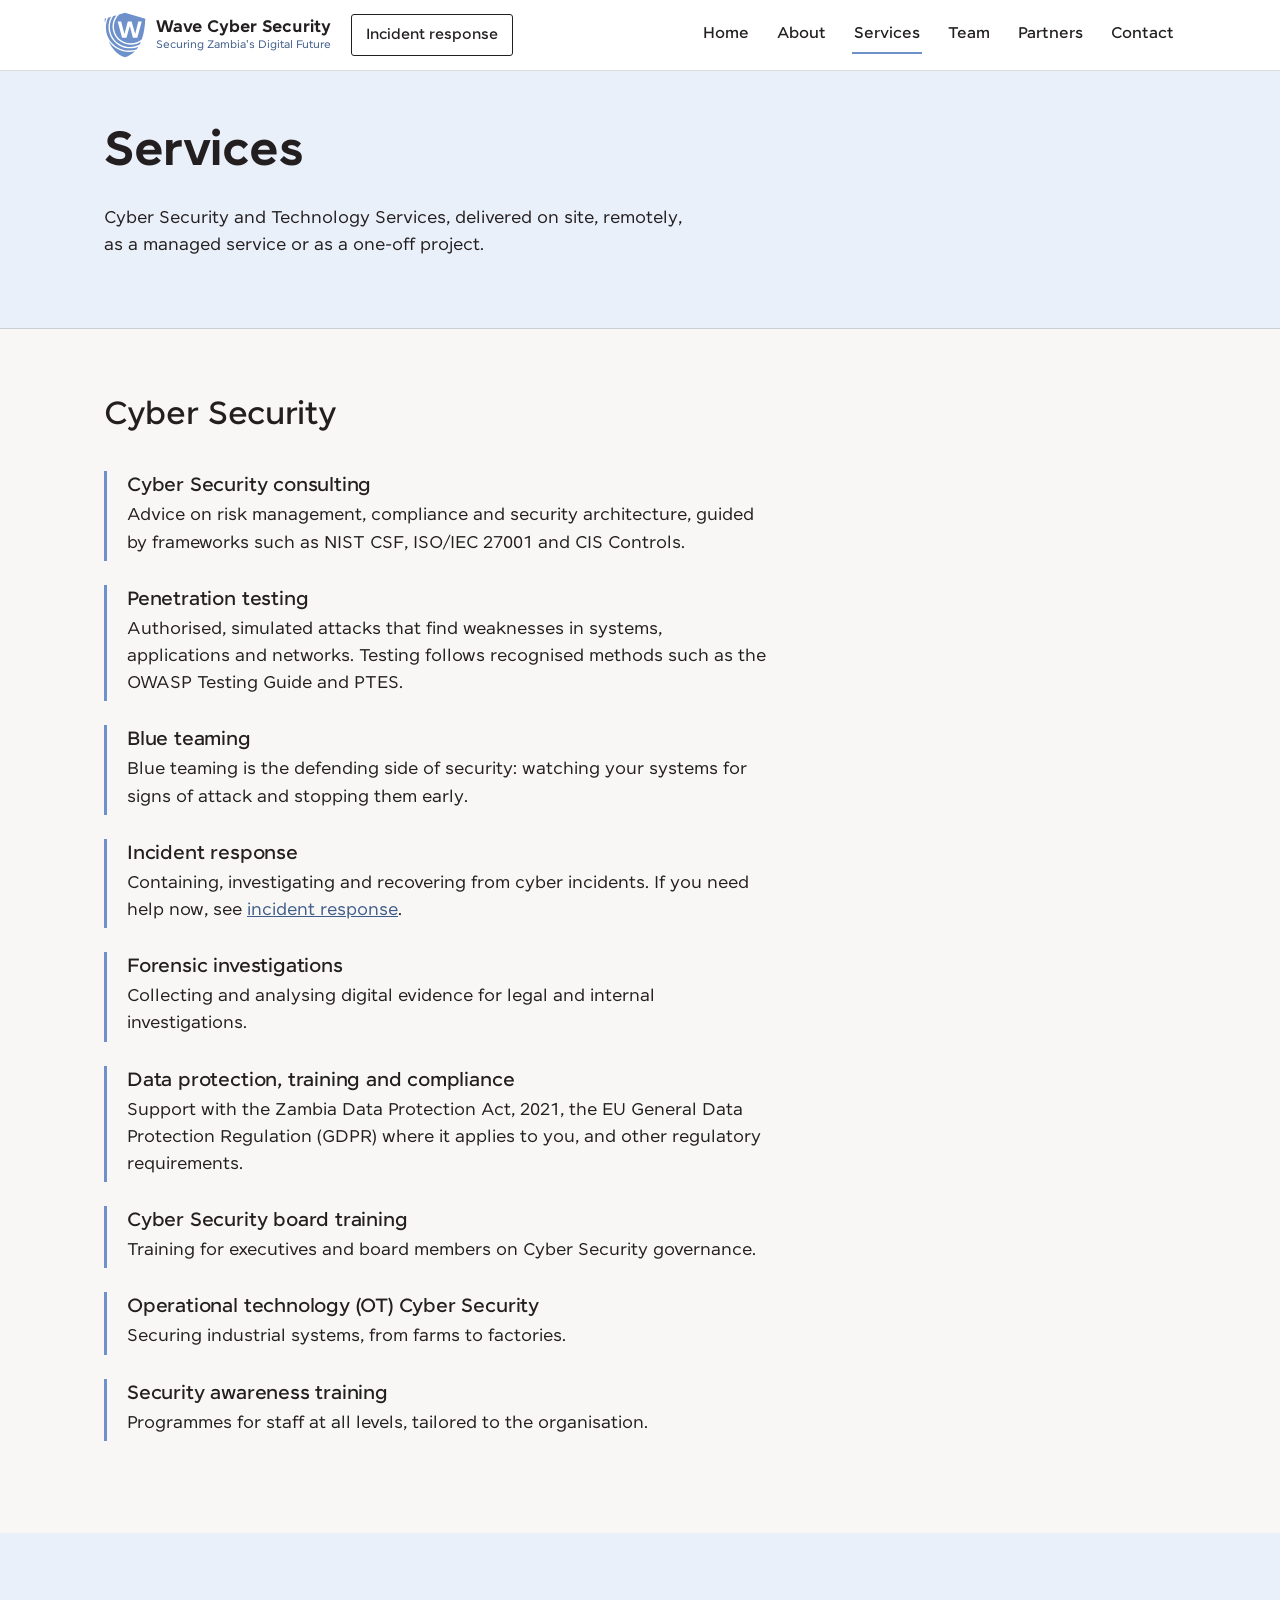
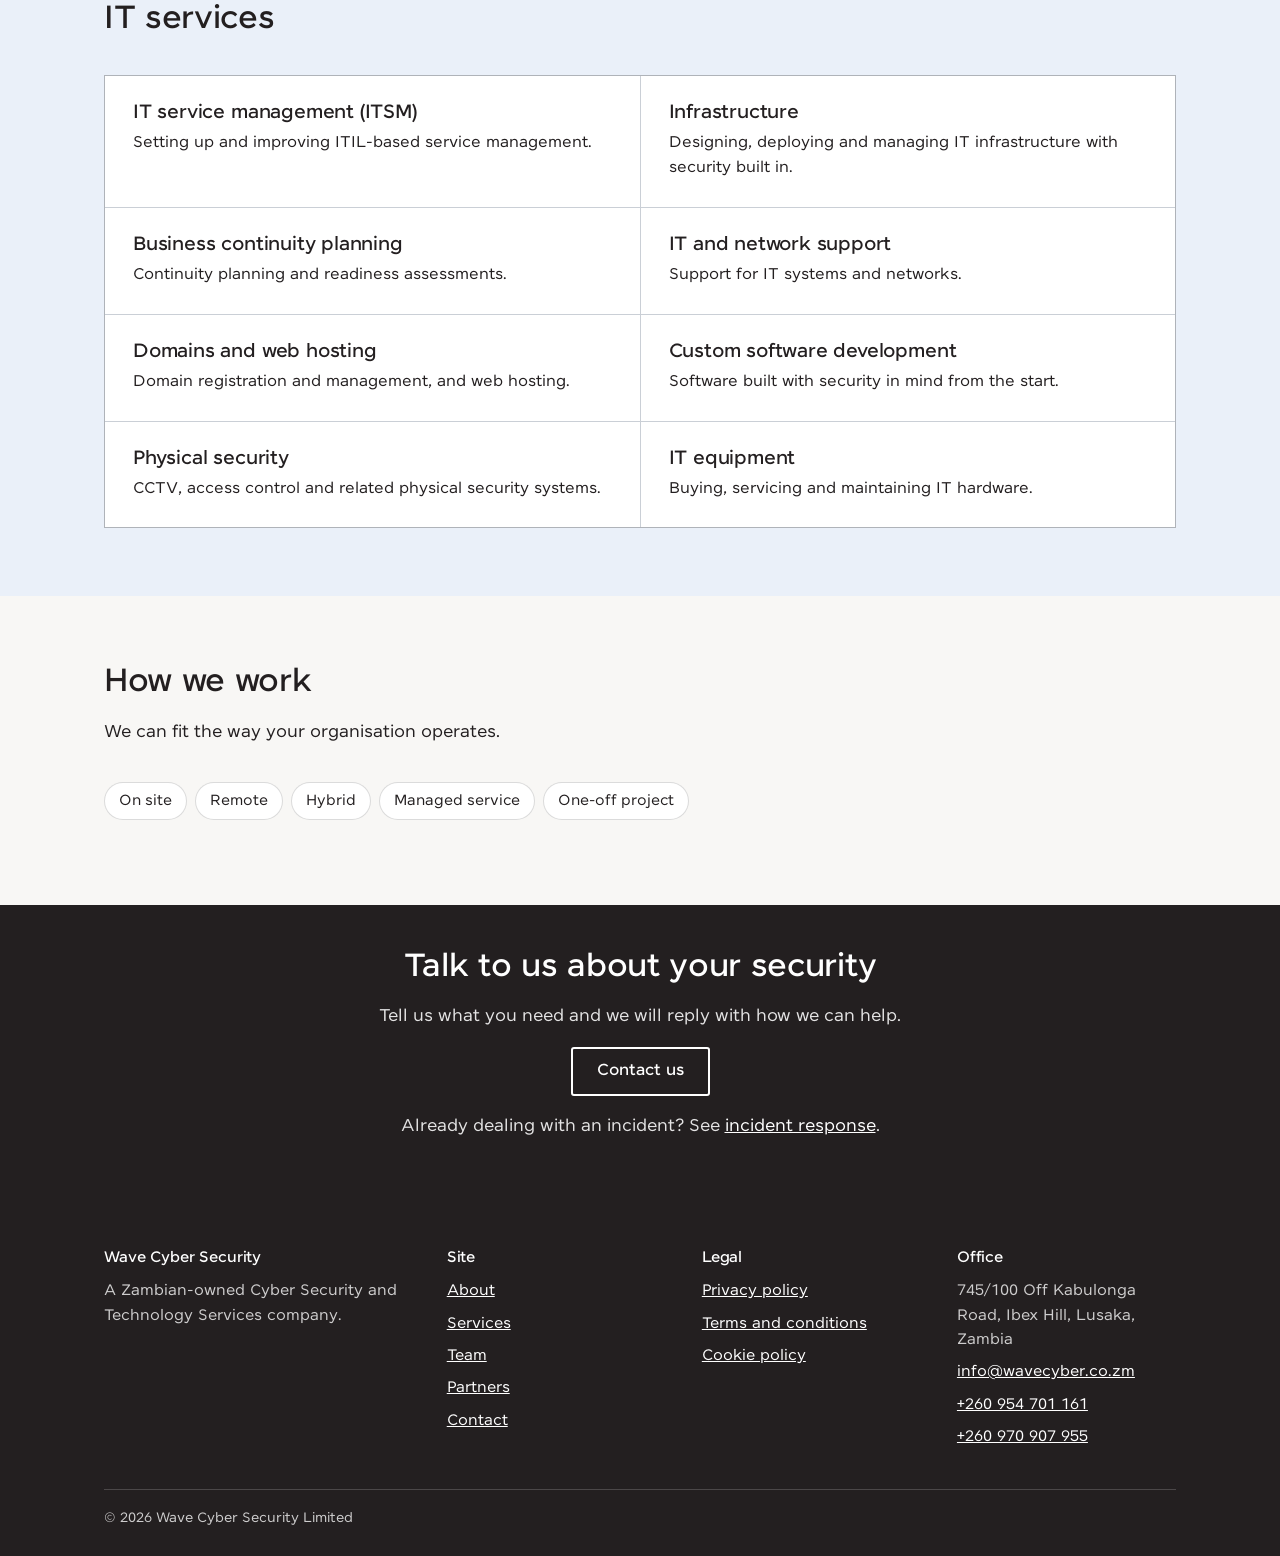
<file: services.html>
<!doctype html>
<html lang="en">
<head>
<meta charset="UTF-8">
<meta name="viewport" content="width=device-width, initial-scale=1">
<title>Services | Wave Cyber Security</title>
<meta name="description" content="Cyber Security consulting, penetration testing, incident response, forensics, compliance and IT services from Wave Cyber Security in Lusaka.">
<link rel="canonical" href="https://wavecyber.co.zm/services">
<link rel="icon" href="assets/img/favicon.svg" type="image/svg+xml">
<link rel="manifest" href="site.webmanifest">
<meta name="theme-color" content="#231f20">
<meta property="og:title" content="Services | Wave Cyber Security">
<meta property="og:description" content="Cyber Security consulting, penetration testing, incident response, forensics, compliance and IT services from Wave Cyber Security in Lusaka.">
<meta property="og:type" content="website">
<meta property="og:url" content="https://wavecyber.co.zm/services">
<meta property="og:image" content="https://wavecyber.co.zm/assets/img/logo.png">
<meta name="twitter:card" content="summary">
<link rel="stylesheet" href="assets/css/style.css?v=20261024c">
</head>
<body>
<a class="skip-link" href="#main">Skip to main content</a>

<header class="site-header">
  <div class="bar wrap">
    <a class="brand" href="/">
      <img src="assets/img/wave-symbol.svg" alt="" width="42" height="46">
      <span class="brand-name">Wave Cyber Security<span>Securing Zambia's Digital Future</span></span>
    </a>
    <div class="header-actions">
      <a class="btn-incident" href="/incident-response">Incident response</a>
      <button type="button" class="nav-toggle" aria-expanded="false" aria-controls="primary-nav" aria-label="Open menu"><span class="bars" aria-hidden="true"><span></span><span></span><span></span></span></button>
    </div>
    <nav class="primary-nav" id="primary-nav" aria-label="Primary">
      <a href="/">Home</a>
      <a href="/about">About</a>
      <a href="/services">Services</a>
      <a href="/team">Team</a>
      <a href="/partners">Partners</a>
      <a href="/contact">Contact</a>
    </nav>
  </div>
</header>

<main id="main">

  <section class="page-hero">
    <div class="wrap">
      <h1>Services</h1>
      <p class="lede">Cyber Security and Technology Services, delivered on site, remotely, as a managed service or as a one-off project.</p>
    </div>
  </section>

  <section>
    <div class="wrap">
      <div class="section-head"><h2>Cyber Security</h2></div>
      <ul class="item-list">
        <li><h3>Cyber Security consulting</h3><p>Advice on risk management, compliance and security architecture, guided by frameworks such as NIST CSF, ISO/IEC 27001 and CIS Controls.</p></li>
        <li><h3>Penetration testing</h3><p>Authorised, simulated attacks that find weaknesses in systems, applications and networks. Testing follows recognised methods such as the OWASP Testing Guide and PTES.</p></li>
        <li><h3>Blue teaming</h3><p>Blue teaming is the defending side of security: watching your systems for signs of attack and stopping them early.</p></li>
        <li><h3>Incident response</h3><p>Containing, investigating and recovering from cyber incidents. If you need help now, see <a href="/incident-response">incident response</a>.</p></li>
        <li><h3>Forensic investigations</h3><p>Collecting and analysing digital evidence for legal and internal investigations.</p></li>
        <li><h3>Data protection, training and compliance</h3><p>Support with the Zambia Data Protection Act, 2021, the EU General Data Protection Regulation (GDPR) where it applies to you, and other regulatory requirements.</p></li>
        <li><h3>Cyber Security board training</h3><p>Training for executives and board members on Cyber Security governance.</p></li>
        <li><h3>Operational technology (OT) Cyber Security</h3><p>Securing industrial systems, from farms to factories.</p></li>
        <li><h3>Security awareness training</h3><p>Programmes for staff at all levels, tailored to the organisation.</p></li>
      </ul>
    </div>
  </section>

  <section class="section-pale">
    <div class="wrap">
      <div class="section-head"><h2>IT services</h2></div>
      <div class="service-grid">
        <div><h3>IT service management (ITSM)</h3><p>Setting up and improving ITIL-based service management.</p></div>
        <div><h3>Infrastructure</h3><p>Designing, deploying and managing IT infrastructure with security built in.</p></div>
        <div><h3>Business continuity planning</h3><p>Continuity planning and readiness assessments.</p></div>
        <div><h3>IT and network support</h3><p>Support for IT systems and networks.</p></div>
        <div><h3>Domains and web hosting</h3><p>Domain registration and management, and web hosting.</p></div>
        <div><h3>Custom software development</h3><p>Software built with security in mind from the start.</p></div>
        <div><h3>Physical security</h3><p>CCTV, access control and related physical security systems.</p></div>
        <div><h3>IT equipment</h3><p>Buying, servicing and maintaining IT hardware.</p></div>
      </div>
    </div>
  </section>

  <section>
    <div class="wrap">
      <div class="section-head">
        <h2>How we work</h2>
        <p>We can fit the way your organisation operates.</p>
      </div>
      <ul class="tag-list">
        <li>On site</li><li>Remote</li><li>Hybrid</li><li>Managed service</li><li>One-off project</li>
      </ul>
    </div>
  </section>

  <section class="section-dark tight">
    <div class="wrap center">
      <h2>Talk to us about your security</h2>
      <p>Tell us what you need and we will reply with how we can help.</p>
      <p><a class="btn btn-outline-white" href="/contact">Contact us</a></p>
      <p>Already dealing with an incident? See <a href="/incident-response">incident response</a>.</p>
    </div>
  </section>

</main>

<footer class="site-footer">
  <div class="wrap">
    <div class="footer-grid">
      <div>
        <h4>Wave Cyber Security</h4>
        <p>A Zambian-owned Cyber Security and Technology Services company.</p>
      </div>
      <div>
        <h4>Site</h4>
        <ul>
          <li><a href="/about">About</a></li>
          <li><a href="/services">Services</a></li>
          <li><a href="/team">Team</a></li>
          <li><a href="/partners">Partners</a></li>
          <li><a href="/contact">Contact</a></li>
        </ul>
      </div>
      <div>
        <h4>Legal</h4>
        <ul>
          <li><a href="/privacy-policy">Privacy policy</a></li>
          <li><a href="/terms">Terms and conditions</a></li>
          <li><a href="/cookie-policy">Cookie policy</a></li>
        </ul>
      </div>
      <div>
        <h4>Office</h4>
        <ul>
          <li>745/100 Off Kabulonga Road, Ibex Hill, Lusaka, Zambia</li>
          <li><a href="mailto:info@wavecyber.co.zm">info@wavecyber.co.zm</a></li>
          <li><a href="tel:+260954701161">+260 954 701 161</a></li>
          <li><a href="tel:+260970907955">+260 970 907 955</a></li>
        </ul>
      </div>
    </div>
    <div class="footer-bottom">
      <span>&copy; <span id="year">2026</span> Wave Cyber Security Limited</span>
    </div>
  </div>
</footer>

<script src="assets/js/main.js?v=20261024c"></script>
</body>
</html>
</file>
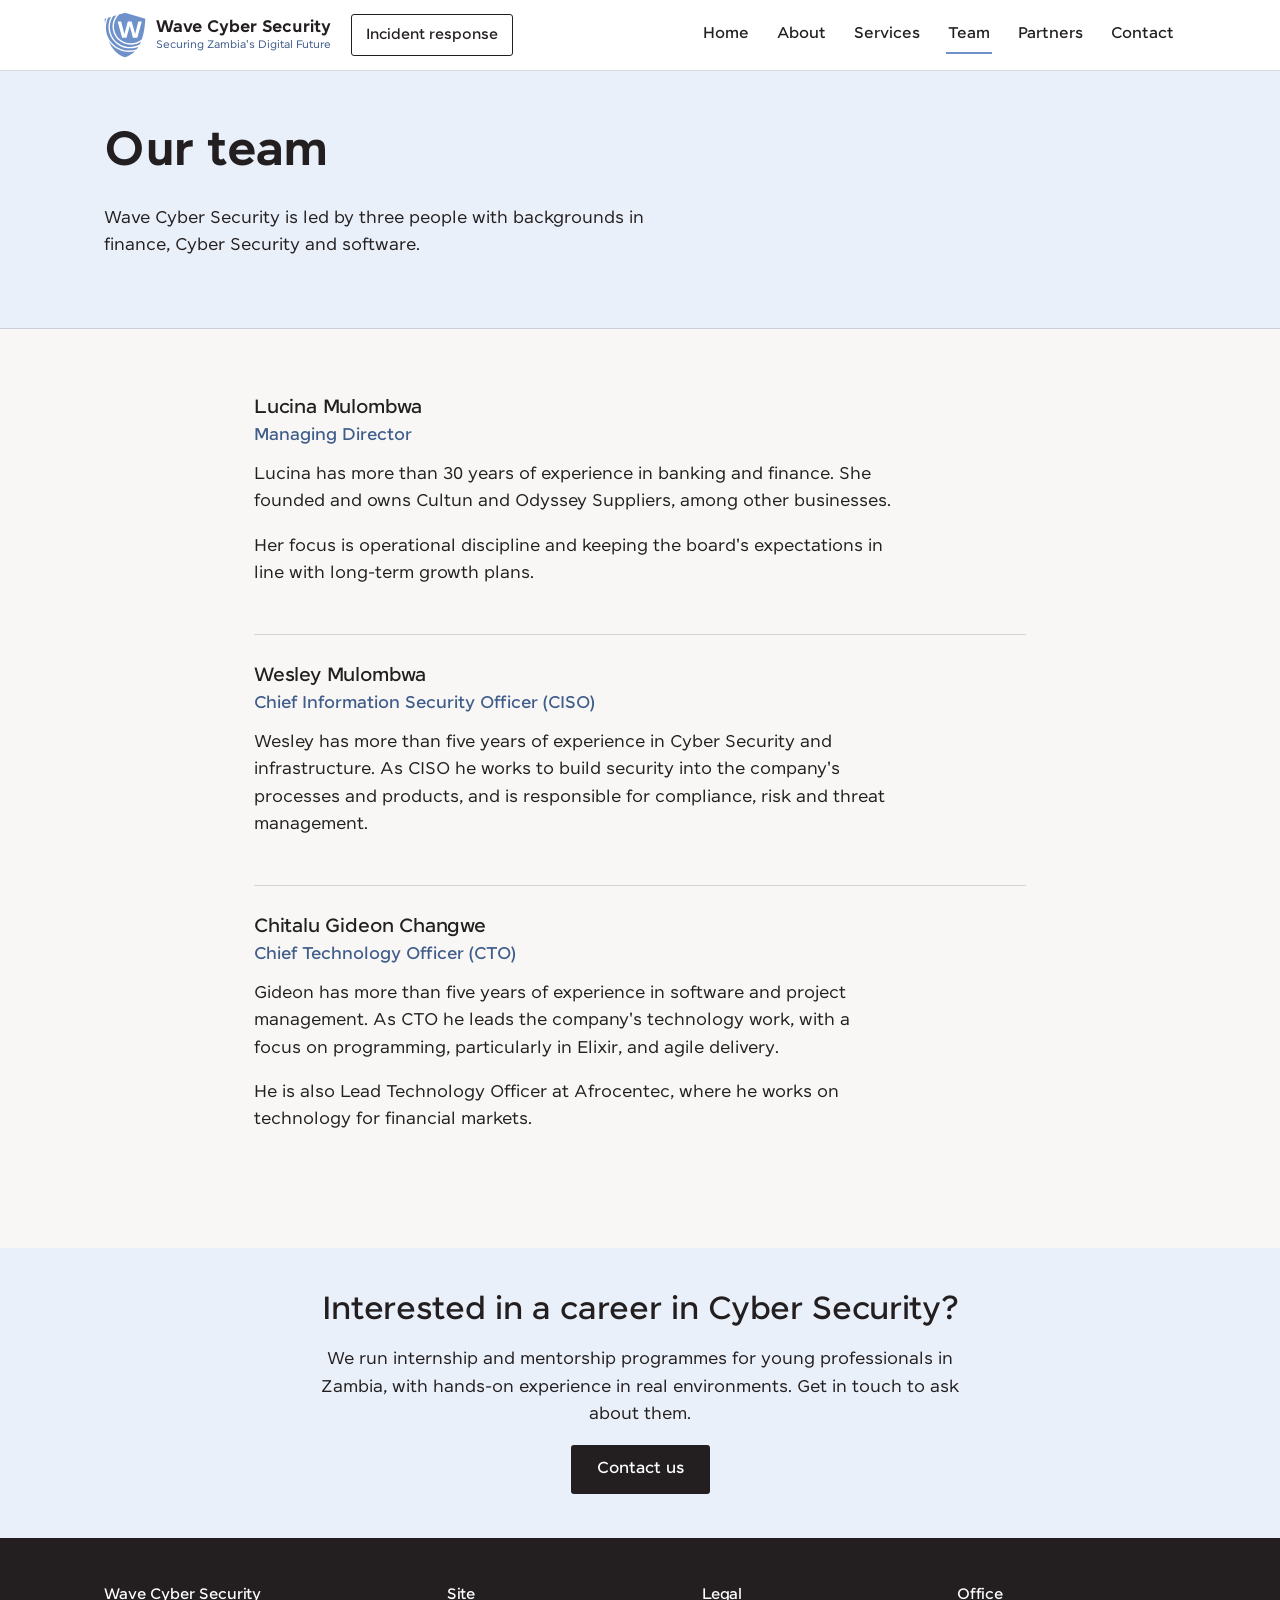
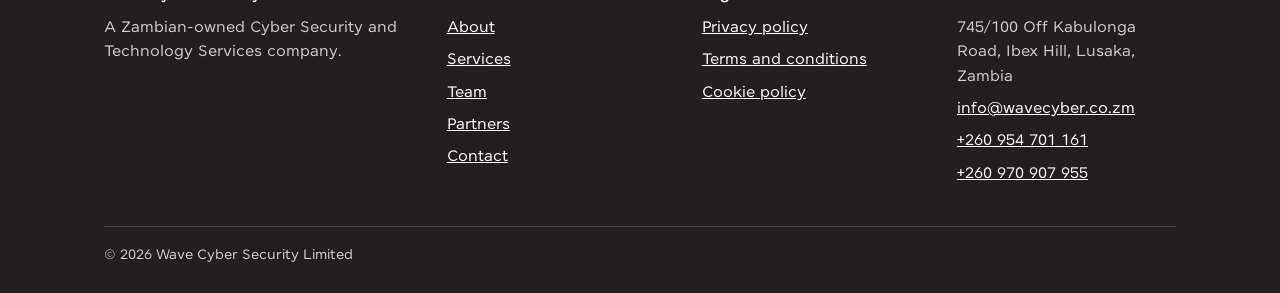
<file: team.html>
<!doctype html>
<html lang="en">
<head>
<meta charset="UTF-8">
<meta name="viewport" content="width=device-width, initial-scale=1">
<title>Team | Wave Cyber Security</title>
<meta name="description" content="The leadership team at Wave Cyber Security.">
<link rel="canonical" href="https://wavecyber.co.zm/team">
<link rel="icon" href="assets/img/favicon.svg" type="image/svg+xml">
<link rel="manifest" href="site.webmanifest">
<meta name="theme-color" content="#231f20">
<meta property="og:title" content="Team | Wave Cyber Security">
<meta property="og:description" content="The leadership team at Wave Cyber Security.">
<meta property="og:type" content="website">
<meta property="og:url" content="https://wavecyber.co.zm/team">
<meta property="og:image" content="https://wavecyber.co.zm/assets/img/logo.png">
<meta name="twitter:card" content="summary">
<link rel="stylesheet" href="assets/css/style.css?v=20261024c">
</head>
<body>
<a class="skip-link" href="#main">Skip to main content</a>

<header class="site-header">
  <div class="bar wrap">
    <a class="brand" href="/">
      <img src="assets/img/wave-symbol.svg" alt="" width="42" height="46">
      <span class="brand-name">Wave Cyber Security<span>Securing Zambia's Digital Future</span></span>
    </a>
    <div class="header-actions">
      <a class="btn-incident" href="/incident-response">Incident response</a>
      <button type="button" class="nav-toggle" aria-expanded="false" aria-controls="primary-nav" aria-label="Open menu"><span class="bars" aria-hidden="true"><span></span><span></span><span></span></span></button>
    </div>
    <nav class="primary-nav" id="primary-nav" aria-label="Primary">
      <a href="/">Home</a>
      <a href="/about">About</a>
      <a href="/services">Services</a>
      <a href="/team">Team</a>
      <a href="/partners">Partners</a>
      <a href="/contact">Contact</a>
    </nav>
  </div>
</header>

<main id="main">

  <section class="page-hero">
    <div class="wrap">
      <h1>Our team</h1>
      <p class="lede">Wave Cyber Security is led by three people with backgrounds in finance, Cyber Security and software.</p>
    </div>
  </section>

  <section>
    <div class="wrap narrow">
      <div class="team-member">
        <h3>Lucina Mulombwa</h3>
        <span class="team-role">Managing Director</span>
        <p>Lucina has more than 30 years of experience in banking and finance. She founded and owns Cultun and Odyssey Suppliers, among other businesses.</p>
        <p>Her focus is operational discipline and keeping the board's expectations in line with long-term growth plans.</p>
      </div>
      <div class="team-member">
        <h3>Wesley Mulombwa</h3>
        <span class="team-role">Chief Information Security Officer (CISO)</span>
        <p>Wesley has more than five years of experience in Cyber Security and infrastructure. As CISO he works to build security into the company's processes and products, and is responsible for compliance, risk and threat management.</p>
      </div>
      <div class="team-member">
        <h3>Chitalu Gideon Changwe</h3>
        <span class="team-role">Chief Technology Officer (CTO)</span>
        <p>Gideon has more than five years of experience in software and project management. As CTO he leads the company's technology work, with a focus on programming, particularly in Elixir, and agile delivery.</p>
        <p>He is also Lead Technology Officer at Afrocentec, where he works on technology for financial markets.</p>
      </div>
    </div>
  </section>

  <section class="section-pale tight">
    <div class="wrap center">
      <h2>Interested in a career in Cyber Security?</h2>
      <p>We run internship and mentorship programmes for young professionals in Zambia, with hands-on experience in real environments. Get in touch to ask about them.</p>
      <a class="btn btn-primary" href="/contact">Contact us</a>
    </div>
  </section>

</main>

<footer class="site-footer">
  <div class="wrap">
    <div class="footer-grid">
      <div>
        <h4>Wave Cyber Security</h4>
        <p>A Zambian-owned Cyber Security and Technology Services company.</p>
      </div>
      <div>
        <h4>Site</h4>
        <ul>
          <li><a href="/about">About</a></li>
          <li><a href="/services">Services</a></li>
          <li><a href="/team">Team</a></li>
          <li><a href="/partners">Partners</a></li>
          <li><a href="/contact">Contact</a></li>
        </ul>
      </div>
      <div>
        <h4>Legal</h4>
        <ul>
          <li><a href="/privacy-policy">Privacy policy</a></li>
          <li><a href="/terms">Terms and conditions</a></li>
          <li><a href="/cookie-policy">Cookie policy</a></li>
        </ul>
      </div>
      <div>
        <h4>Office</h4>
        <ul>
          <li>745/100 Off Kabulonga Road, Ibex Hill, Lusaka, Zambia</li>
          <li><a href="mailto:info@wavecyber.co.zm">info@wavecyber.co.zm</a></li>
          <li><a href="tel:+260954701161">+260 954 701 161</a></li>
          <li><a href="tel:+260970907955">+260 970 907 955</a></li>
        </ul>
      </div>
    </div>
    <div class="footer-bottom">
      <span>&copy; <span id="year">2026</span> Wave Cyber Security Limited</span>
    </div>
  </div>
</footer>

<script src="assets/js/main.js?v=20261024c"></script>
</body>
</html>
</file>
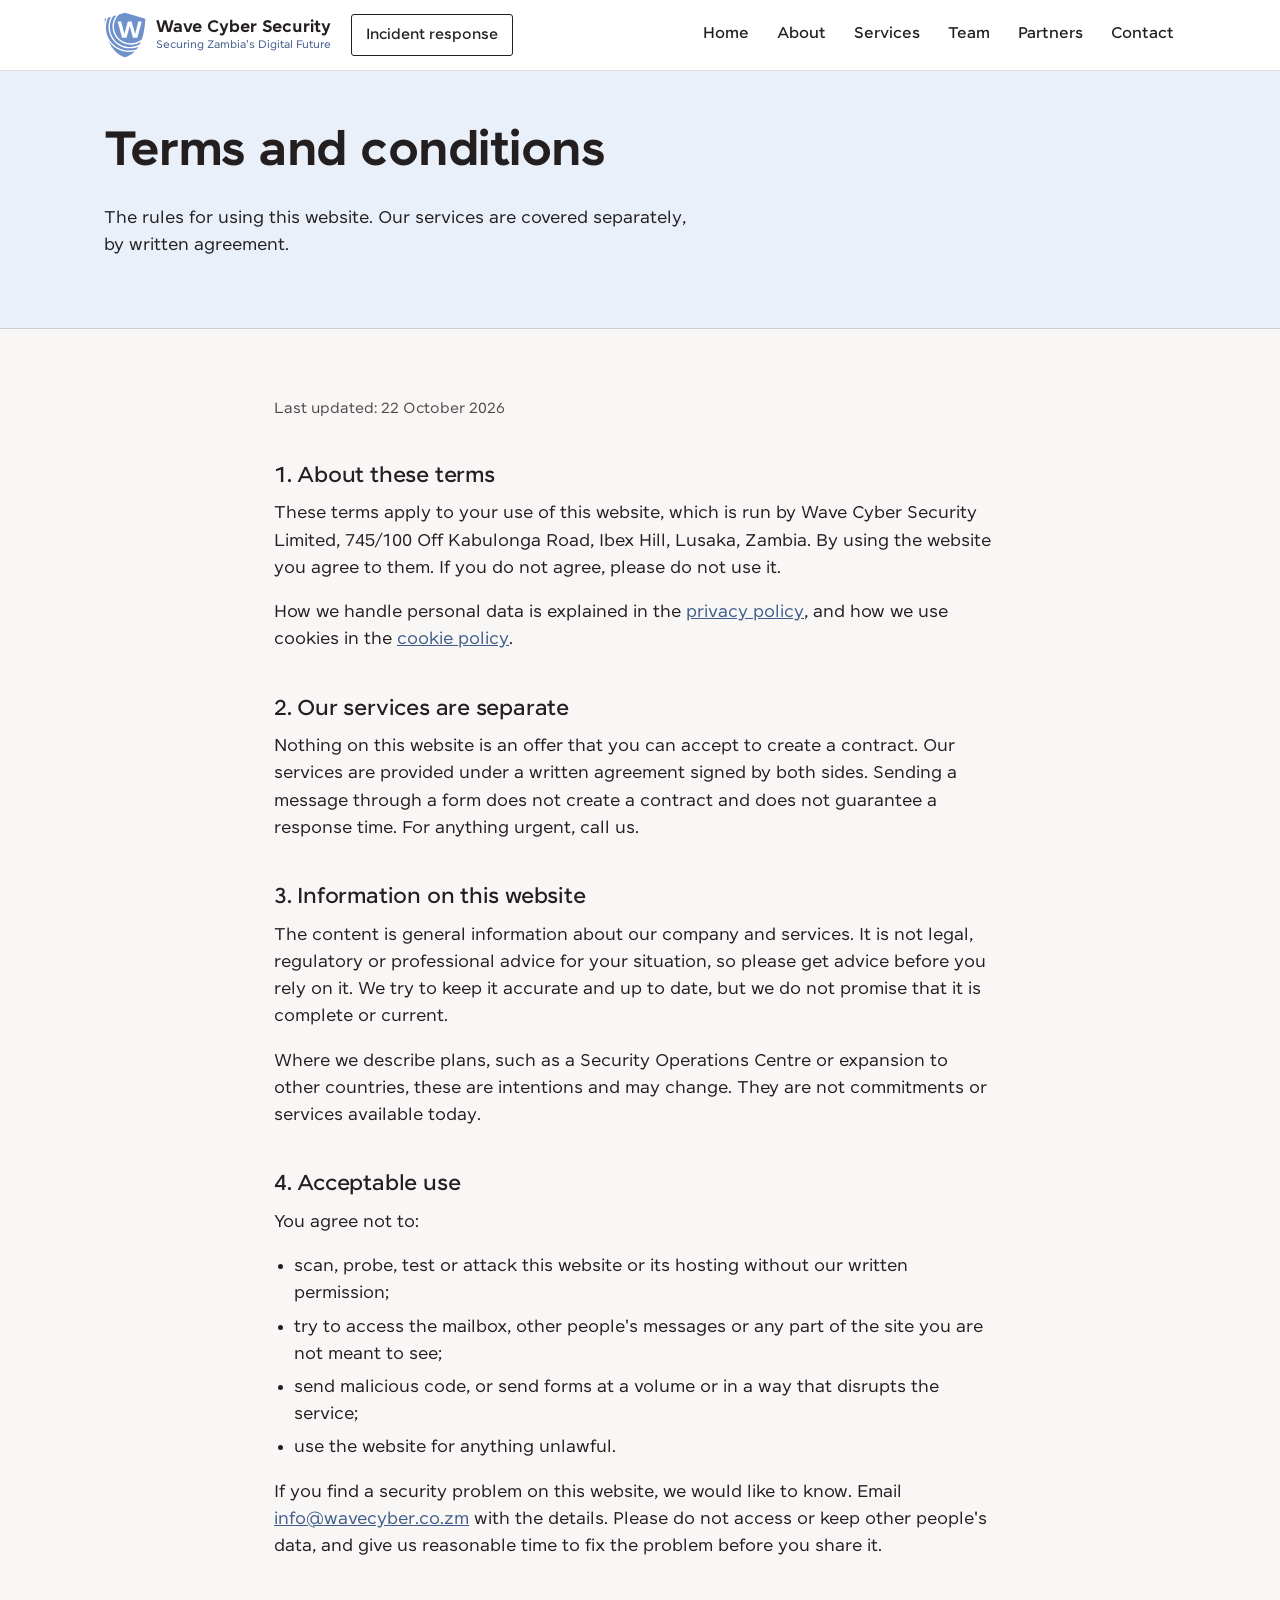
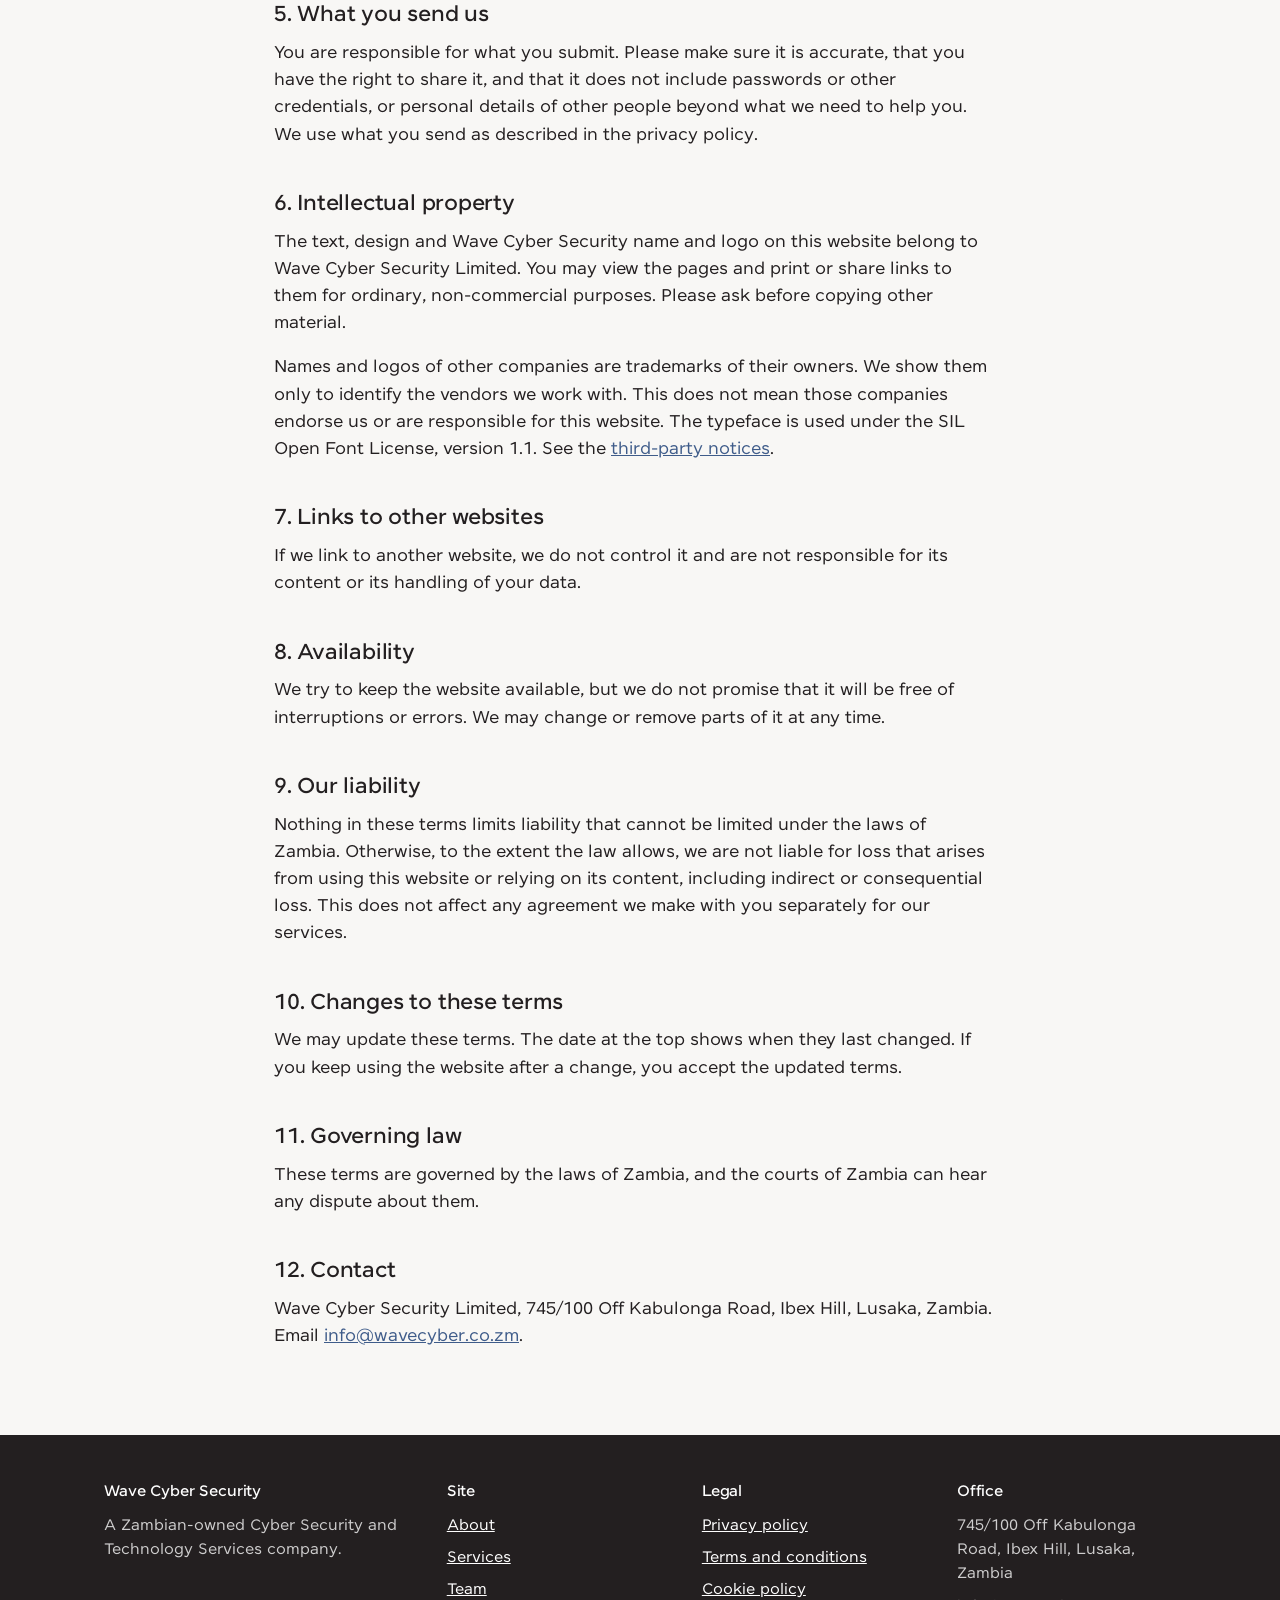
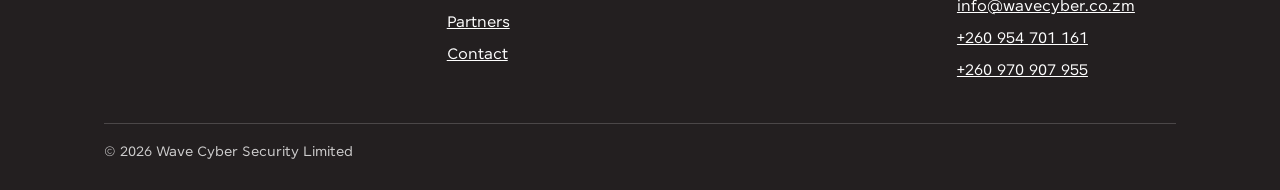
<file: terms.html>
<!doctype html>
<html lang="en">
<head>
<meta charset="UTF-8">
<meta name="viewport" content="width=device-width, initial-scale=1">
<title>Terms and conditions | Wave Cyber Security</title>
<meta name="description" content="Terms of use for the Wave Cyber Security website.">
<link rel="canonical" href="https://wavecyber.co.zm/terms">
<link rel="icon" href="assets/img/favicon.svg" type="image/svg+xml">
<link rel="manifest" href="site.webmanifest">
<meta name="theme-color" content="#231f20">
<meta property="og:title" content="Terms and conditions | Wave Cyber Security">
<meta property="og:description" content="Terms of use for the Wave Cyber Security website.">
<meta property="og:type" content="website">
<meta property="og:url" content="https://wavecyber.co.zm/terms">
<meta property="og:image" content="https://wavecyber.co.zm/assets/img/logo.png">
<meta name="twitter:card" content="summary">
<link rel="stylesheet" href="assets/css/style.css?v=20261024c">
</head>
<body>
<a class="skip-link" href="#main">Skip to main content</a>

<header class="site-header">
  <div class="bar wrap">
    <a class="brand" href="/">
      <img src="assets/img/wave-symbol.svg" alt="" width="42" height="46">
      <span class="brand-name">Wave Cyber Security<span>Securing Zambia's Digital Future</span></span>
    </a>
    <div class="header-actions">
      <a class="btn-incident" href="/incident-response">Incident response</a>
      <button type="button" class="nav-toggle" aria-expanded="false" aria-controls="primary-nav" aria-label="Open menu"><span class="bars" aria-hidden="true"><span></span><span></span><span></span></span></button>
    </div>
    <nav class="primary-nav" id="primary-nav" aria-label="Primary">
      <a href="/">Home</a>
      <a href="/about">About</a>
      <a href="/services">Services</a>
      <a href="/team">Team</a>
      <a href="/partners">Partners</a>
      <a href="/contact">Contact</a>
    </nav>
  </div>
</header>

<main id="main">

  <section class="page-hero">
    <div class="wrap">
      <h1>Terms and conditions</h1>
      <p class="lede">The rules for using this website. Our services are covered separately, by written agreement.</p>
    </div>
  </section>

  <section>
    <div class="wrap legal">
      <p class="updated">Last updated: 22 October 2026</p>

      <h2>1. About these terms</h2>
      <p>These terms apply to your use of this website, which is run by Wave Cyber Security Limited, 745/100 Off Kabulonga Road, Ibex Hill, Lusaka, Zambia. By using the website you agree to them. If you do not agree, please do not use it.</p>
      <p>How we handle personal data is explained in the <a href="/privacy-policy">privacy policy</a>, and how we use cookies in the <a href="/cookie-policy">cookie policy</a>.</p>

      <h2>2. Our services are separate</h2>
      <p>Nothing on this website is an offer that you can accept to create a contract. Our services are provided under a written agreement signed by both sides. Sending a message through a form does not create a contract and does not guarantee a response time. For anything urgent, call us.</p>

      <h2>3. Information on this website</h2>
      <p>The content is general information about our company and services. It is not legal, regulatory or professional advice for your situation, so please get advice before you rely on it. We try to keep it accurate and up to date, but we do not promise that it is complete or current.</p>
      <p>Where we describe plans, such as a Security Operations Centre or expansion to other countries, these are intentions and may change. They are not commitments or services available today.</p>

      <h2>4. Acceptable use</h2>
      <p>You agree not to:</p>
      <ul>
        <li>scan, probe, test or attack this website or its hosting without our written permission;</li>
        <li>try to access the mailbox, other people's messages or any part of the site you are not meant to see;</li>
        <li>send malicious code, or send forms at a volume or in a way that disrupts the service;</li>
        <li>use the website for anything unlawful.</li>
      </ul>
      <p>If you find a security problem on this website, we would like to know. Email <a href="mailto:info@wavecyber.co.zm">info@wavecyber.co.zm</a> with the details. Please do not access or keep other people's data, and give us reasonable time to fix the problem before you share it.</p>

      <h2>5. What you send us</h2>
      <p>You are responsible for what you submit. Please make sure it is accurate, that you have the right to share it, and that it does not include passwords or other credentials, or personal details of other people beyond what we need to help you. We use what you send as described in the privacy policy.</p>

      <h2>6. Intellectual property</h2>
      <p>The text, design and Wave Cyber Security name and logo on this website belong to Wave Cyber Security Limited. You may view the pages and print or share links to them for ordinary, non-commercial purposes. Please ask before copying other material.</p>
      <p>Names and logos of other companies are trademarks of their owners. We show them only to identify the vendors we work with. This does not mean those companies endorse us or are responsible for this website. The typeface is used under the SIL Open Font License, version 1.1. See the <a href="third-party-notices.txt">third-party notices</a>.</p>

      <h2>7. Links to other websites</h2>
      <p>If we link to another website, we do not control it and are not responsible for its content or its handling of your data.</p>

      <h2>8. Availability</h2>
      <p>We try to keep the website available, but we do not promise that it will be free of interruptions or errors. We may change or remove parts of it at any time.</p>

      <h2>9. Our liability</h2>
      <p>Nothing in these terms limits liability that cannot be limited under the laws of Zambia. Otherwise, to the extent the law allows, we are not liable for loss that arises from using this website or relying on its content, including indirect or consequential loss. This does not affect any agreement we make with you separately for our services.</p>

      <h2>10. Changes to these terms</h2>
      <p>We may update these terms. The date at the top shows when they last changed. If you keep using the website after a change, you accept the updated terms.</p>

      <h2>11. Governing law</h2>
      <p>These terms are governed by the laws of Zambia, and the courts of Zambia can hear any dispute about them.</p>

      <h2>12. Contact</h2>
      <p>Wave Cyber Security Limited, 745/100 Off Kabulonga Road, Ibex Hill, Lusaka, Zambia. Email <a href="mailto:info@wavecyber.co.zm">info@wavecyber.co.zm</a>.</p>
    </div>
  </section>

</main>

<footer class="site-footer">
  <div class="wrap">
    <div class="footer-grid">
      <div>
        <h4>Wave Cyber Security</h4>
        <p>A Zambian-owned Cyber Security and Technology Services company.</p>
      </div>
      <div>
        <h4>Site</h4>
        <ul>
          <li><a href="/about">About</a></li>
          <li><a href="/services">Services</a></li>
          <li><a href="/team">Team</a></li>
          <li><a href="/partners">Partners</a></li>
          <li><a href="/contact">Contact</a></li>
        </ul>
      </div>
      <div>
        <h4>Legal</h4>
        <ul>
          <li><a href="/privacy-policy">Privacy policy</a></li>
          <li><a href="/terms">Terms and conditions</a></li>
          <li><a href="/cookie-policy">Cookie policy</a></li>
        </ul>
      </div>
      <div>
        <h4>Office</h4>
        <ul>
          <li>745/100 Off Kabulonga Road, Ibex Hill, Lusaka, Zambia</li>
          <li><a href="mailto:info@wavecyber.co.zm">info@wavecyber.co.zm</a></li>
          <li><a href="tel:+260954701161">+260 954 701 161</a></li>
          <li><a href="tel:+260970907955">+260 970 907 955</a></li>
        </ul>
      </div>
    </div>
    <div class="footer-bottom">
      <span>&copy; <span id="year">2026</span> Wave Cyber Security Limited</span>
    </div>
  </div>
</footer>

<script src="assets/js/main.js?v=20261024c"></script>
</body>
</html>
</file>
<file: assets/css/style.css>
/* =========================================================
   Wave Cyber Security: stylesheet
   Brand blue #6e91cb / brand ink #231f20
   Typeface: Wave Sans (a renamed, format-converted build of the
   SIL OFL font Jones*; see assets/fonts/LICENSE.md)
   No animation, no external requests, no inline styles needed.
   ========================================================= */

@font-face { font-family: "Wave Sans"; src: url("../fonts/WaveSans-Light.woff2") format("woff2"); font-weight: 300; font-style: normal; font-display: swap; }
@font-face { font-family: "Wave Sans"; src: url("../fonts/WaveSans-LightItalic.woff2") format("woff2"); font-weight: 300; font-style: italic; font-display: swap; }
@font-face { font-family: "Wave Sans"; src: url("../fonts/WaveSans-Book.woff2") format("woff2"); font-weight: 400; font-style: normal; font-display: swap; }
@font-face { font-family: "Wave Sans"; src: url("../fonts/WaveSans-BookItalic.woff2") format("woff2"); font-weight: 400; font-style: italic; font-display: swap; }
@font-face { font-family: "Wave Sans"; src: url("../fonts/WaveSans-Medium.woff2") format("woff2"); font-weight: 500; font-style: normal; font-display: swap; }
@font-face { font-family: "Wave Sans"; src: url("../fonts/WaveSans-MediumItalic.woff2") format("woff2"); font-weight: 500; font-style: italic; font-display: swap; }
@font-face { font-family: "Wave Sans"; src: url("../fonts/WaveSans-Bold.woff2") format("woff2"); font-weight: 700; font-style: normal; font-display: swap; }
@font-face { font-family: "Wave Sans"; src: url("../fonts/WaveSans-BoldItalic.woff2") format("woff2"); font-weight: 700; font-style: italic; font-display: swap; }
@font-face { font-family: "Wave Sans"; src: url("../fonts/WaveSans-Black.woff2") format("woff2"); font-weight: 900; font-style: normal; font-display: swap; }
@font-face { font-family: "Wave Sans"; src: url("../fonts/WaveSans-BlackItalic.woff2") format("woff2"); font-weight: 900; font-style: italic; font-display: swap; }

:root {
  --blue: #6e91cb;
  --blue-deep: #3f5c8a;
  --blue-pale: #eaf0f9;
  --ink: #231f20;
  --paper: #f8f7f5;
  --white: #ffffff;
  --line: rgba(35, 31, 32, 0.16);
  --error: #a3131f;

  --font-display: "Wave Sans", system-ui, -apple-system, "Segoe UI", sans-serif;
  --font-body: "Wave Sans", system-ui, -apple-system, "Segoe UI", sans-serif;

  --wrap: 1120px;
  --radius: 3px;
}

* { box-sizing: border-box; }
html { -webkit-text-size-adjust: 100%; }

body {
  margin: 0;
  font-family: var(--font-body);
  color: var(--ink);
  background: var(--paper);
  line-height: 1.6;
  font-size: 17px;
}

h1, h2, h3, h4 {
  font-family: var(--font-display);
  font-weight: 500;
  line-height: 1.2;
  margin: 0 0 0.5em;
  letter-spacing: -0.01em;
}
h1 { font-size: clamp(2rem, 4vw, 3rem); font-weight: 700; }
h2 { font-size: clamp(1.5rem, 2.6vw, 2.0rem); }
h3 { font-size: 1.2rem; }

p { margin: 0 0 1em; max-width: 64ch; }
a { color: var(--blue-deep); }
a:hover { color: var(--ink); }
a:focus-visible, button:focus-visible, input:focus-visible, textarea:focus-visible, select:focus-visible {
  outline: 3px solid var(--blue-deep);
  outline-offset: 2px;
}

img { max-width: 100%; display: block; }

.wrap { max-width: var(--wrap); margin: 0 auto; padding: 0 24px; }

.skip-link { position: absolute; left: -999px; top: 0; background: var(--ink); color: var(--white); padding: 12px 20px; z-index: 300; }
.skip-link:focus { left: 12px; top: 12px; }

.hint { font-size: 0.88rem; opacity: 0.8; }

/* -------------------- header -------------------- */
.site-header { position: sticky; top: 0; z-index: 100; background: var(--white); border-bottom: 1px solid var(--line); }
.site-header .bar { display: flex; align-items: center; justify-content: space-between; gap: 20px; padding: 12px 24px; }
.brand { display: flex; align-items: center; gap: 10px; text-decoration: none; color: var(--ink); min-width: 0; }
.brand img { height: 46px; width: auto; flex-shrink: 0; }
.brand-name { font-family: var(--font-display); font-weight: 700; font-size: 1.05rem; line-height: 1.2; color: var(--ink); }
.brand-name span { display: block; font-family: var(--font-body); font-weight: 400; font-size: 0.68rem; color: var(--blue-deep); }

nav.primary-nav { display: flex; align-items: center; gap: 24px; }
nav.primary-nav a { text-decoration: none; color: var(--ink); font-weight: 500; font-size: 0.97rem; padding: 6px 2px; border-bottom: 2px solid transparent; }
nav.primary-nav a:hover, nav.primary-nav a[aria-current="page"] { border-bottom-color: var(--blue); color: var(--ink); }

.header-actions { display: flex; align-items: center; gap: 10px; margin-right: auto; }
.nav-toggle { display: none; position: relative; width: 44px; height: 44px; padding: 0; background: var(--white); border: 1px solid rgba(35,31,32,0.45); border-radius: var(--radius); color: var(--ink); cursor: pointer; }
.nav-toggle .bars { position: absolute; left: 11px; top: 14px; width: 20px; height: 14px; display: block; }
.nav-toggle .bars span { position: absolute; left: 0; width: 20px; height: 2px; background: var(--ink); border-radius: 1px; }
.nav-toggle .bars span:nth-child(1) { top: 0; }
.nav-toggle .bars span:nth-child(2) { top: 6px; }
.nav-toggle .bars span:nth-child(3) { top: 12px; }
/* open state: the three bars become a cross */
.nav-toggle[aria-expanded="true"] .bars span:nth-child(1) { top: 6px; transform: rotate(45deg); }
.nav-toggle[aria-expanded="true"] .bars span:nth-child(2) { opacity: 0; }
.nav-toggle[aria-expanded="true"] .bars span:nth-child(3) { top: 6px; transform: rotate(-45deg); }

/* Incident link: present on every page, deliberately quiet */
.btn-incident {
  display: inline-block;
  font-family: var(--font-display);
  font-weight: 500;
  font-size: 0.92rem;
  text-decoration: none;
  color: var(--ink);
  background: transparent;
  border: 1px solid var(--ink);
  border-radius: var(--radius);
  padding: 8px 14px;
  white-space: nowrap;
}
.btn-incident:hover, .btn-incident:focus-visible { background: var(--ink); color: var(--white); }

/* -------------------- buttons -------------------- */
.btn, button.btn { display: inline-block; padding: 12px 24px; border-radius: var(--radius); text-decoration: none; font-weight: 500; font-family: var(--font-display); font-size: 1rem; border: 2px solid transparent; cursor: pointer; line-height: 1.3; }
.btn-primary { background: var(--ink); color: var(--white); border-color: var(--ink); }
.btn-primary:hover { background: var(--blue-deep); border-color: var(--blue-deep); color: var(--white); }
.btn-outline { background: transparent; color: var(--ink); border-color: var(--ink); }
.btn-outline:hover { background: var(--ink); color: var(--white); }
.btn-outline-white { background: transparent; color: var(--white); border-color: var(--white); }
.btn-outline-white:hover { background: var(--white); color: var(--ink); }
.btn[disabled] { opacity: 0.6; cursor: wait; }

/* -------------------- hero -------------------- */
.hero { background: var(--ink); color: var(--white); padding: 0; position: relative; overflow: hidden; display: flex; align-items: center; min-height: 560px; }
.hero-copy { position: relative; z-index: 2; width: 100%; padding-top: 72px; padding-bottom: 80px; }
.hero-media { position: absolute; top: 0; right: 0; bottom: 0; aspect-ratio: 3 / 2; z-index: 1; }
.hero-media picture, .hero-media img { display: block; width: 100%; height: 100%; }
.hero-media img { object-fit: cover; }
/* Blends the photo into the dark panel and keeps the text readable. */
.hero-media::after { content: ""; position: absolute; inset: 0; background: linear-gradient(90deg, #231f20 0%, rgba(35,31,32,0.88) 12%, rgba(35,31,32,0.35) 34%, rgba(35,31,32,0) 52%); }
.hero-eyebrow { color: var(--blue); font-weight: 500; margin-bottom: 14px; }
.hero h1 { color: var(--white); max-width: 20ch; }
.hero p.lede { color: rgba(255,255,255,0.86); font-size: 1.1rem; max-width: 52ch; }
.hero-actions { display: flex; gap: 20px; flex-wrap: wrap; align-items: center; margin-top: 28px; }
.hero .text-link { color: var(--white); }
.btn-row { display: flex; flex-wrap: wrap; gap: 12px; justify-content: center; }

.page-hero { background: var(--blue-pale); padding: 52px 0; border-bottom: 1px solid var(--line); }
.page-hero p.lede { max-width: 60ch; }

/* -------------------- sections -------------------- */
section { padding: 68px 0; }
section.tight { padding: 44px 0; }
.section-dark { background: var(--ink); color: var(--white); }
.section-dark h2, .section-dark h3 { color: var(--white); }
.section-dark p { color: rgba(255,255,255,0.88); }
.section-dark a { color: var(--white); }
.section-pale { background: var(--blue-pale); }
.section-head { max-width: 64ch; margin-bottom: 36px; }
.two-col { display: grid; grid-template-columns: 1.1fr 1fr; gap: 56px; align-items: start; }
.center { text-align: center; }
.center p { margin-left: auto; margin-right: auto; }
.text-link { font-weight: 500; }
.mt-24 { margin-top: 24px; }

/* -------------------- lists -------------------- */
.item-list { list-style: none; margin: 0; padding: 0; }
.item-list li { border-left: 3px solid var(--blue); padding: 4px 0 4px 20px; margin-bottom: 24px; }
.item-list li h3 { margin-bottom: 4px; }
.item-list li p { margin: 0; }
.plain-list { padding-left: 1.1em; margin: 0 0 1em; }
.plain-list li { margin-bottom: 6px; }
.tag-list { list-style: none; margin: 0 0 1em; padding: 0; display: flex; flex-wrap: wrap; gap: 8px; }
.tag-list li { border: 1px solid var(--line); border-radius: 999px; padding: 6px 14px; font-size: 0.92rem; background: var(--white); }

/* two-up text grid, no icons, no hover effects */
.text-grid { display: grid; grid-template-columns: repeat(3, 1fr); gap: 1px; background: var(--line); border: 1px solid var(--line); }
.text-grid > div { background: var(--white); padding: 28px; }
.text-grid h3 { font-size: 1.1rem; margin-bottom: 8px; }
.text-grid p { margin: 0; font-size: 0.97rem; }
.service-grid { display: grid; grid-template-columns: repeat(2, 1fr); gap: 1px; background: var(--line); border: 1px solid var(--line); }
.service-grid > div { background: var(--white); padding: 26px 28px; }
.service-grid h3 { margin-bottom: 6px; }
.service-grid p { margin: 0; font-size: 0.97rem; }

/* -------------------- team -------------------- */
.narrow { max-width: 820px; }
.team-member { border-top: 1px solid var(--line); padding: 30px 0; }
.team-member:first-child { border-top: none; padding-top: 0; }
.team-member h3 { margin-bottom: 2px; }
.team-role { color: var(--blue-deep); font-weight: 500; margin-bottom: 12px; display: block; }

/* -------------------- vendor logos -------------------- */
.logo-grid { list-style: none; margin: 0 0 20px; padding: 0; display: grid; grid-template-columns: repeat(4, 1fr); gap: 0; border-top: 1px solid var(--line); border-left: 1px solid var(--line); }
.logo-grid li { background: var(--white); border-right: 1px solid var(--line); border-bottom: 1px solid var(--line); min-height: 104px; padding: 18px 14px; display: flex; flex-direction: column; align-items: center; justify-content: center; gap: 10px; text-align: center; }
.logo-grid img { height: 34px; width: 120px; object-fit: contain; }
.logo-grid .vendor-name { font-size: 0.82rem; opacity: 0.85; }
.logo-grid .text-only { font-family: var(--font-display); font-weight: 500; font-size: 1.02rem; }
.logo-note { font-size: 0.85rem; opacity: 0.85; max-width: 80ch; }

/* -------------------- incident page -------------------- */
.steps { counter-reset: step; list-style: none; margin: 0; padding: 0; }
.steps li { counter-increment: step; position: relative; padding: 4px 0 28px 56px; border-left: 2px solid var(--blue); margin-left: 20px; }
.steps li:last-child { border-color: transparent; padding-bottom: 0; }
.steps li::before { content: counter(step); position: absolute; left: -21px; top: 0; width: 40px; height: 40px; background: var(--ink); color: var(--white); border-radius: 50%; display: flex; align-items: center; justify-content: center; font-family: var(--font-display); font-weight: 700; }
.steps h3 { margin-bottom: 4px; }
.steps p { margin: 0; }

.hotline-box { background: var(--white); border: 1px solid var(--line); border-left: 4px solid var(--blue-deep); border-radius: var(--radius); padding: 24px 28px; }
.hotline-box h2 { margin-bottom: 8px; font-size: 1.4rem; }
.hotline-box a.tel { font-family: var(--font-display); font-size: 1.6rem; font-weight: 700; color: var(--ink); text-decoration: none; }
.hotline-box a.tel:hover { text-decoration: underline; }

/* -------------------- forms -------------------- */
form { max-width: 620px; }
.field { margin-bottom: 18px; }
.field label, .field .label { display: block; font-weight: 500; margin-bottom: 6px; }
.field .opt { font-weight: 400; opacity: 0.75; font-size: 0.88rem; }
.field .hint { margin: 4px 0 0; }
input[type="text"], input[type="email"], input[type="tel"], textarea, select { width: 100%; padding: 11px 13px; border: 1px solid rgba(35,31,32,0.45); border-radius: var(--radius); font: inherit; color: var(--ink); background: var(--white); }
textarea { min-height: 140px; resize: vertical; }
fieldset { border: 1px solid var(--line); border-radius: var(--radius); padding: 16px 18px 4px; margin: 0 0 20px; }
legend { font-weight: 500; padding: 0 6px; }
.trap { position: absolute; left: -9999px; width: 1px; height: 1px; overflow: hidden; }

.consent-field { display: grid; grid-template-columns: 22px 1fr; gap: 12px; align-items: start; margin: 4px 0 20px; padding: 14px 16px; border: 1px solid var(--line); border-radius: var(--radius); background: var(--white); }
.consent-field input[type="checkbox"] { width: 20px; height: 20px; margin: 3px 0 0; accent-color: var(--ink); }
.consent-field label { font-weight: 400; margin: 0; font-size: 0.95rem; }
.consent-field .hint { grid-column: 2; margin: 0; }
.consent-field .field-error { grid-column: 1 / -1; margin: 0; }

.field-error { color: var(--error); font-size: 0.88rem; margin: 6px 0 0; font-weight: 500; }
input[aria-invalid="true"], textarea[aria-invalid="true"] { border-color: var(--error); border-width: 2px; }
.form-status { margin-top: 16px; padding: 14px 16px; border-radius: var(--radius); border: 1px solid var(--line); background: var(--white); }
.form-status:empty { display: none; }
.form-status.ok { border-color: var(--blue-deep); background: var(--blue-pale); }
.form-status.fail { border-color: var(--error); }

/* -------------------- contact block -------------------- */
.contact-block { border-top: 1px solid var(--line); padding-top: 12px; margin-top: 20px; }
.contact-block dt { font-weight: 500; margin-top: 14px; }
.contact-block dd { margin: 2px 0 0; }

/* -------------------- legal pages -------------------- */
.legal { max-width: 780px; }
.legal h2 { font-size: 1.35rem; margin-top: 2em; }
.legal h3 { font-size: 1.05rem; margin-top: 1.4em; }
.legal ul { padding-left: 1.2em; }
.legal li { margin-bottom: 6px; }
.legal p, .legal li { max-width: 72ch; }
.legal .updated { font-size: 0.92rem; opacity: 0.8; }
.table-wrap { overflow-x: auto; margin: 0 0 1.4em; }
.legal table { border-collapse: collapse; width: 100%; font-size: 0.93rem; background: var(--white); }
.legal th, .legal td { border: 1px solid var(--line); padding: 10px 12px; text-align: left; vertical-align: top; }
.legal th { background: var(--blue-pale); font-weight: 500; }

/* -------------------- footer -------------------- */
footer.site-footer { background: var(--ink); color: rgba(255,255,255,0.78); padding: 48px 0 26px; }
footer.site-footer a { color: var(--white); }
footer.site-footer a:hover { color: var(--white); text-decoration: underline; }
.footer-grid { display: grid; grid-template-columns: 1.4fr 1fr 1fr 1fr; gap: 36px; margin-bottom: 32px; }
.footer-grid h4 { color: var(--white); font-size: 0.95rem; margin-bottom: 12px; }
.footer-grid ul { list-style: none; padding: 0; margin: 0; }
.footer-grid li { margin-bottom: 8px; font-size: 0.95rem; }
.footer-grid p { font-size: 0.95rem; }
.footer-bottom { border-top: 1px solid rgba(255,255,255,0.18); padding-top: 18px; display: flex; justify-content: space-between; flex-wrap: wrap; gap: 10px; font-size: 0.85rem; }

/* -------------------- responsive -------------------- */
@media (max-width: 900px) {
  .two-col { grid-template-columns: 1fr; gap: 32px; }
  .service-grid { grid-template-columns: 1fr; }
  .text-grid { grid-template-columns: 1fr; }
  .logo-grid { grid-template-columns: repeat(2, 1fr); }
  .footer-grid { grid-template-columns: 1fr 1fr; }
}
@media (max-width: 1040px) {
  nav.primary-nav { position: absolute; top: 100%; left: 0; right: 0; background: var(--white); border-bottom: 1px solid var(--line); flex-direction: column; align-items: flex-start; padding: 10px 24px 20px; gap: 4px; display: none; }
  nav.primary-nav.open { display: flex; }
  nav.primary-nav a { width: 100%; padding: 10px 0; }
  .nav-toggle { display: block; }
  .header-actions { margin-right: 0; margin-left: auto; }
}
@media (max-width: 720px) {
  .brand-name span { display: none; }
  .footer-grid { grid-template-columns: 1fr; gap: 24px; }
}
@media (max-width: 480px) {
  .brand img { height: 38px; }
  .brand { gap: 8px; }
  .brand-name { font-size: 0.9rem; }
  .site-header .bar { padding: 10px 16px; gap: 10px; }
  .btn-incident { font-size: 0.8rem; padding: 7px 8px; line-height: 1.2; }
  .header-actions { gap: 8px; }
}

/* Hero: stack text above the photo on narrower screens */
@media (max-width: 1100px) {
  .hero { display: block; min-height: 0; }
  .hero-copy { padding-top: 52px; padding-bottom: 40px; }
  .hero-media { position: relative; top: auto; right: auto; bottom: auto; width: 100%; aspect-ratio: 3 / 2; max-height: 460px; }
  .hero-media img { object-position: 47% 50%; }
  .hero-media::after { background: linear-gradient(180deg, #231f20 0%, rgba(35,31,32,0) 30%); }
}

/* -------------------- 404 page -------------------- */
body.nf { margin: 0; min-height: 100vh; min-height: 100dvh; background: #1d1a1b; color: #f8f7f5; display: flex; flex-direction: column; position: relative; overflow-x: hidden; }
.nf-bg { position: fixed; inset: -40px; z-index: 0; background: #1d1a1b url("../img/hero/hero-1440.jpg") center / cover no-repeat; filter: blur(28px) brightness(0.32) saturate(0.7); }
.nf-top, .nf-main { position: relative; z-index: 1; }
.nf-top { display: flex; align-items: center; justify-content: space-between; gap: 16px; padding: 22px clamp(18px, 3vw, 36px); }
.nf-brand { display: inline-flex; align-items: center; gap: 10px; color: #f8f7f5; text-decoration: none; font-weight: 700; font-size: 1.15rem; }
.nf-brand img { height: 37px; width: auto; }
.nf-home { background: #f8f7f5; color: #231f20; text-decoration: none; text-transform: uppercase; letter-spacing: 0.06em; font-size: 0.8rem; font-weight: 500; padding: 11px 18px; border-radius: var(--radius); }
.nf-home:hover { background: #fff; }
.nf-home:focus-visible, .nf-brand:focus-visible, .nf-links a:focus-visible { outline: 3px solid var(--blue); outline-offset: 3px; }
.nf-main { flex: 1; display: flex; flex-direction: column; align-items: center; justify-content: center; text-align: center; padding: 0 18px 8vh; }
.nf-lede { margin: 0 0 clamp(8px, 2vw, 18px); font-size: clamp(1rem, 1.6vw, 1.25rem); color: rgba(248, 247, 245, 0.88); }
.nf-code { position: relative; margin: 0; font-family: var(--font-display); font-weight: 500; font-size: clamp(7rem, 28vw, 21rem); line-height: 0.9; letter-spacing: -0.02em; color: #f8f7f5; }
.nf-half { display: block; white-space: nowrap; }
.nf-top-half { clip-path: inset(0 0 48% 0); transform: translateX(0.03em); }
.nf-bottom-half { position: absolute; inset: 0; clip-path: inset(52% 0 0 0); transform: translateX(-0.03em); }
.nf-links { display: flex; flex-wrap: wrap; gap: 8px 28px; justify-content: center; margin: clamp(20px, 4vw, 40px) 0 0; }
.nf-links a { color: rgba(248, 247, 245, 0.8); text-decoration: underline; text-underline-offset: 4px; }
.nf-links a:hover { color: #fff; }
@media (max-width: 480px) { .nf-brand span { font-size: 1rem; } .nf-brand img { height: 30px; } }

/* -------------------- service detail -------------------- */

.call-line { margin: 14px 0 0; }
.call-line a { font-weight: 700; color: var(--ink); white-space: nowrap; }
</file>
